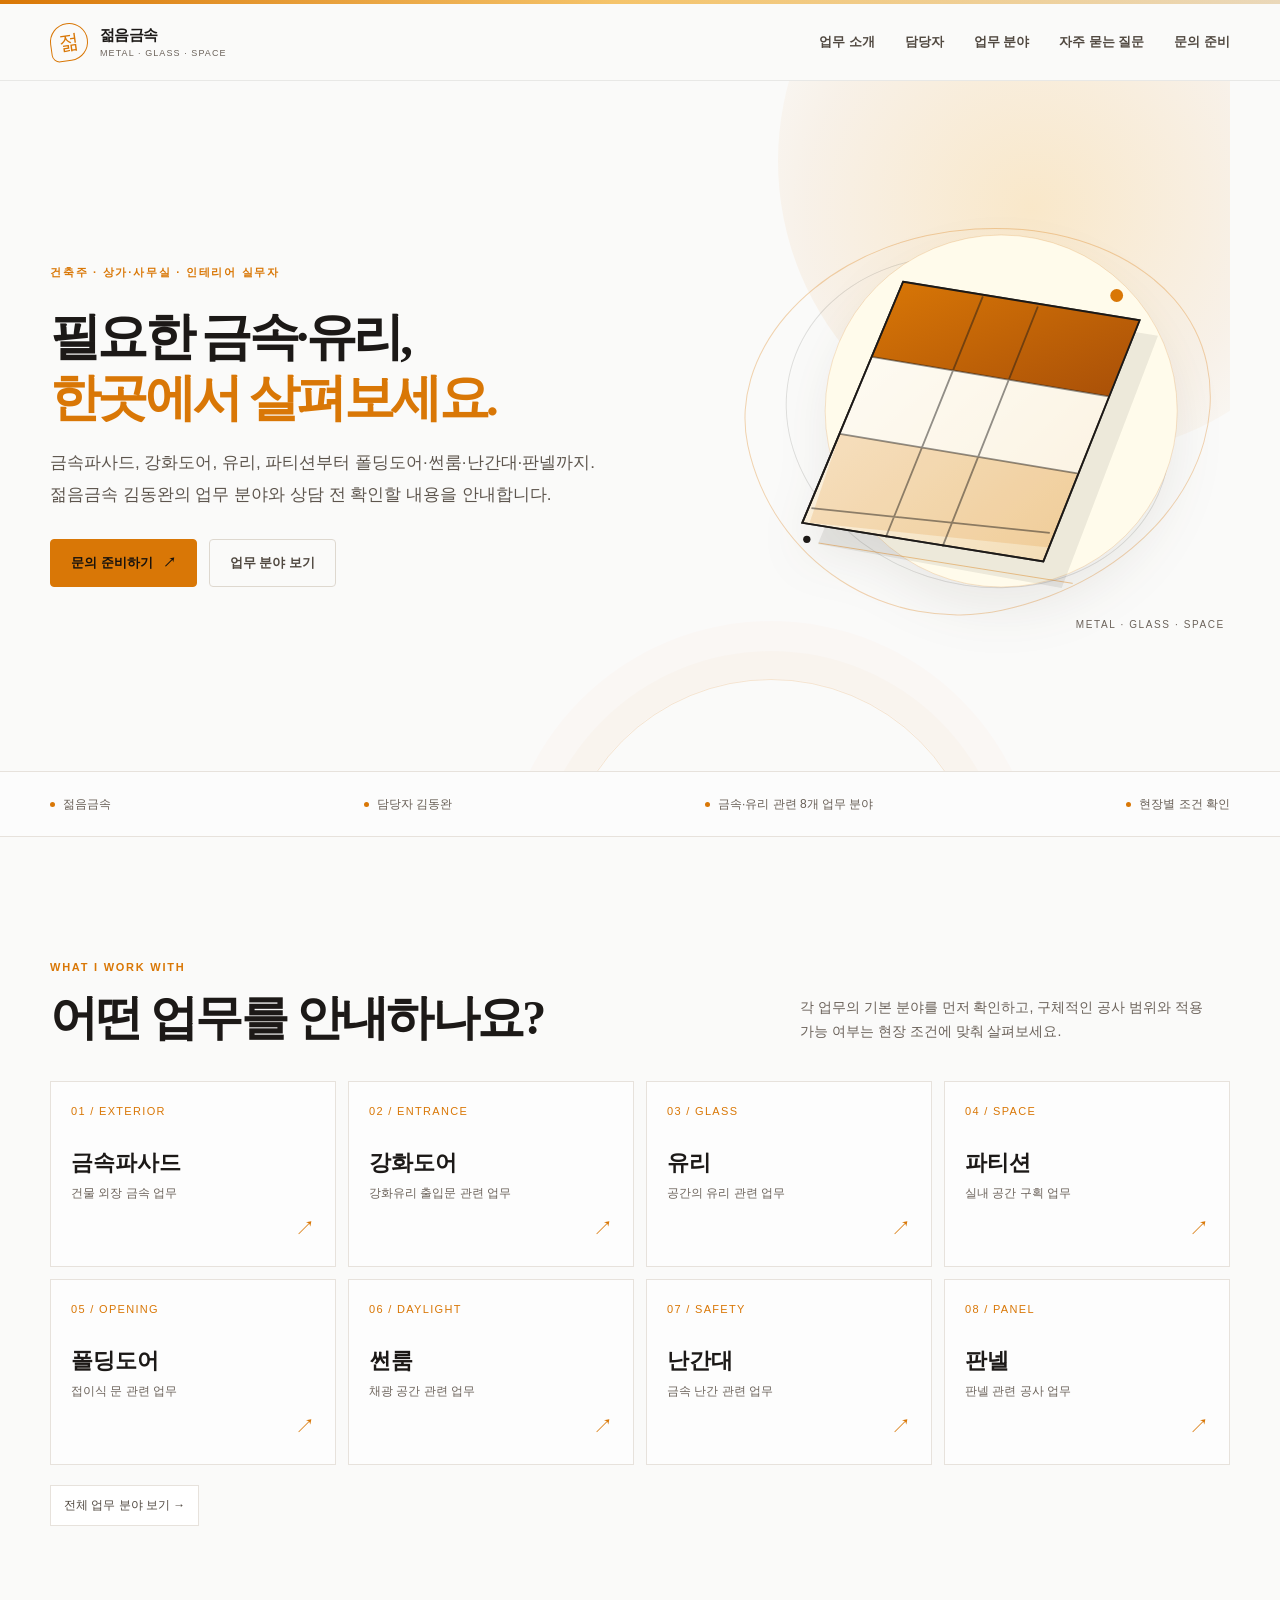
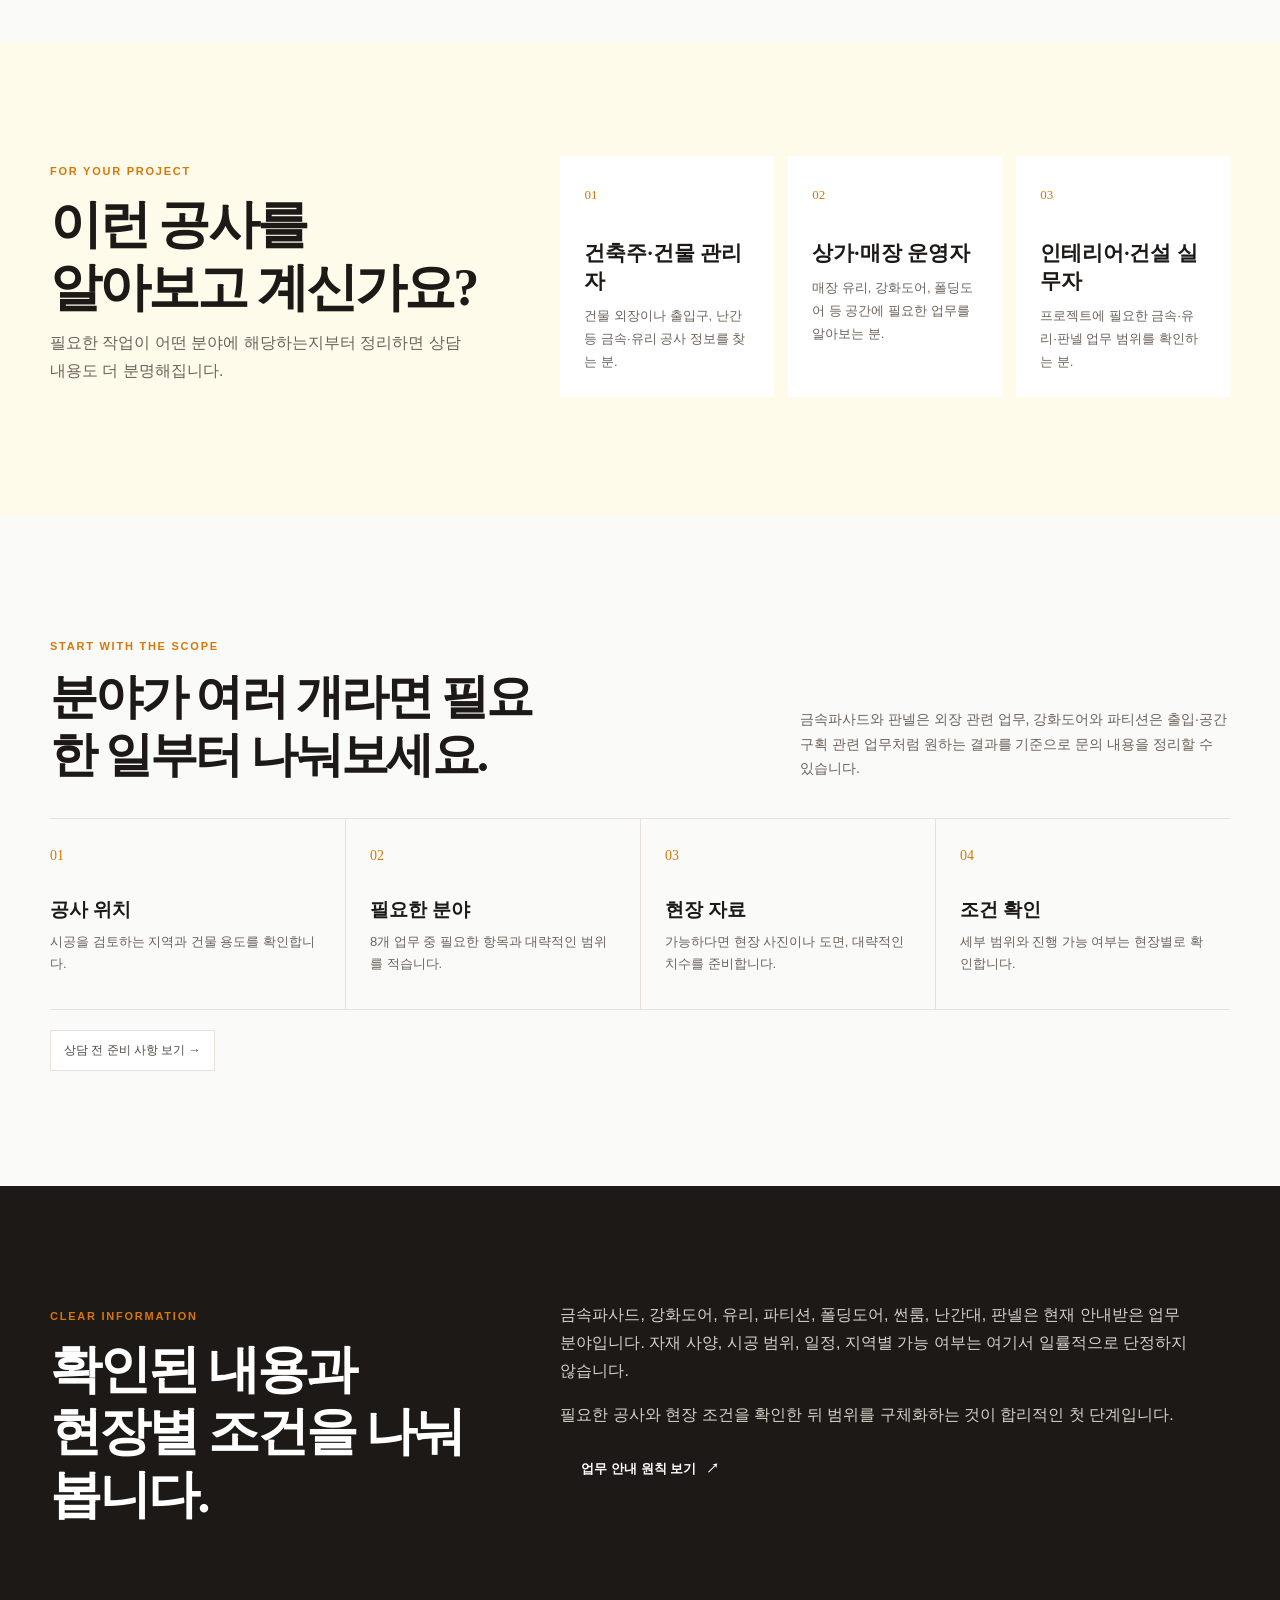
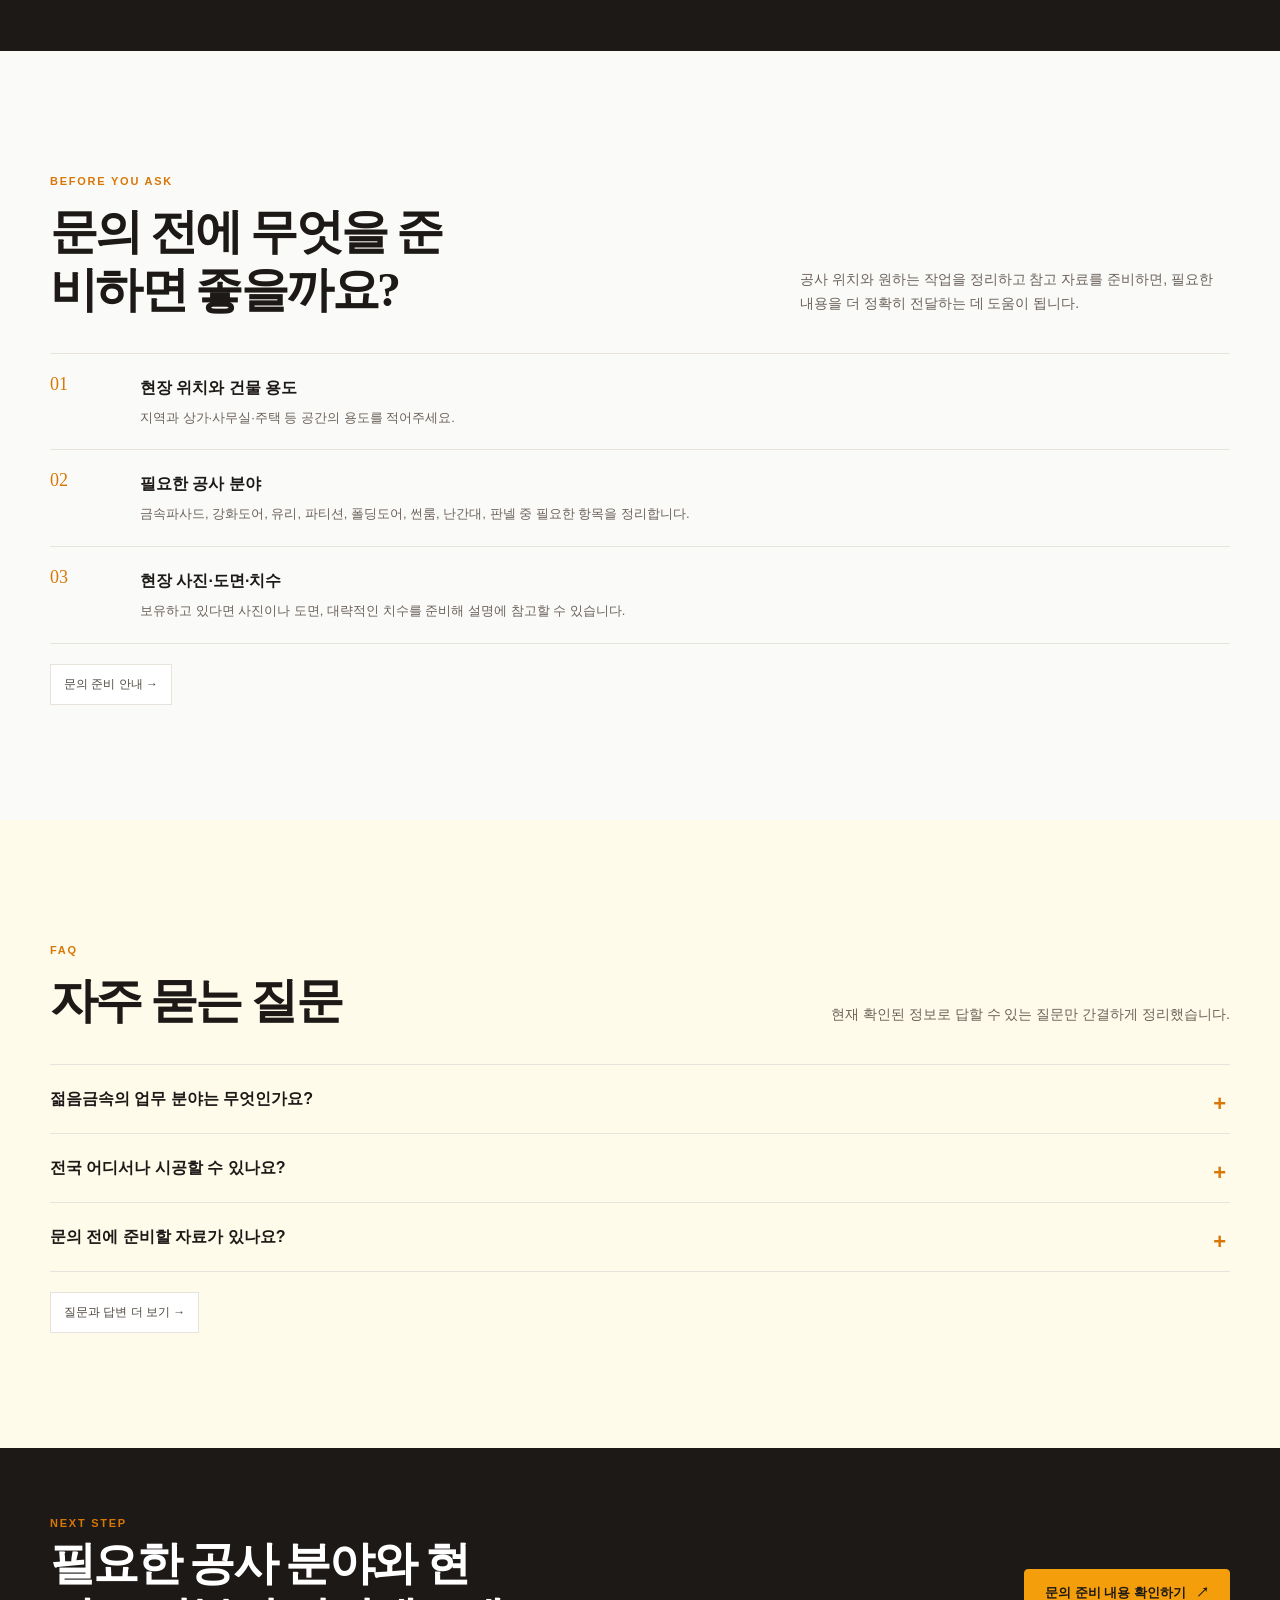
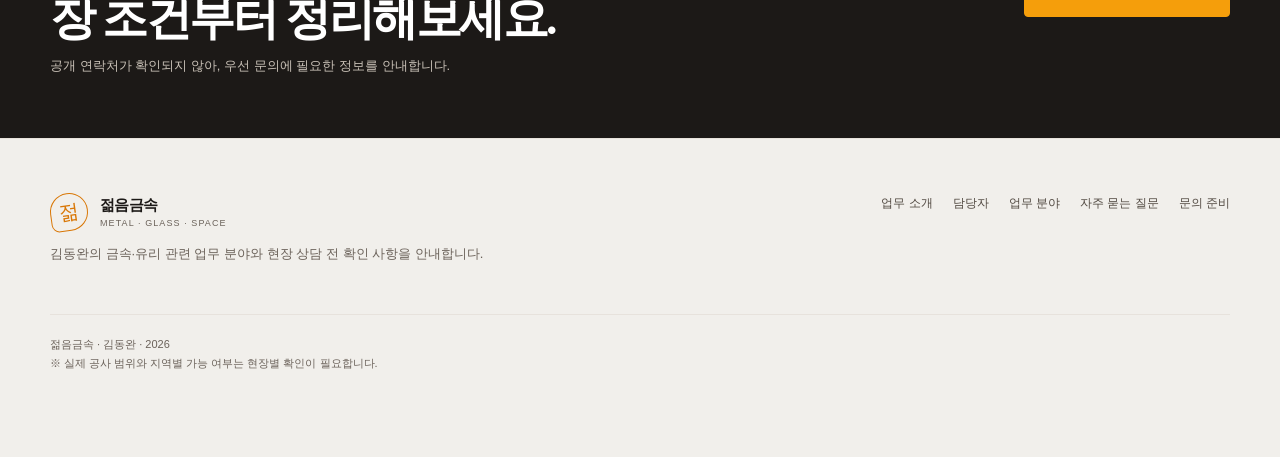
<file: index.html>
<!doctype html>
<html lang="ko">
<head>
  <meta charset="utf-8">
  <meta name="viewport" content="width=device-width, initial-scale=1">
  <meta name="theme-color" content="#fafaf9">
  <meta name="description" content="젊음금속 김동완의 업무 안내. 금속파사드, 강화도어, 유리, 파티션, 폴딩도어, 썬룸, 난간대, 판넬 분야와 상담 전 확인할 내용을 살펴보세요.">
  <meta property="og:type" content="website">
  <meta property="og:locale" content="ko_KR">
  <meta property="og:title" content="젊음금속 | 금속·유리 업무 안내">
  <meta property="og:description" content="금속파사드부터 강화도어·유리·판넬까지, 업무 분야와 문의 전 준비 사항을 안내합니다.">
  <script type="application/ld+json">
  {"@context":"https://schema.org","@type":"Organization","name":"젊음금속","description":"금속파사드, 강화도어, 유리, 파티션, 폴딩도어, 썬룸, 난간대, 판넬 관련 업무 분야 안내.","employee":{"@type":"Person","name":"김동완"}}
  </script>
  <!-- 공개 도메인 확정 후 canonical URL과 og:url을 설정하세요. -->
  <title>젊음금속 | 금속파사드·강화도어·유리 업무 안내</title>
  <link rel="icon" href="favicon.svg" type="image/svg+xml">
  <link rel="stylesheet" href="style.css">
  <script src="script.js" defer></script>
</head>
<body>
  <div class="topline"></div>
  <header class="site-header">
    <nav class="wrap nav" aria-label="주 메뉴">
      <a class="brand" href="index.html" aria-label="젊음금속 홈">
        <span class="brand-mark" aria-hidden="true">젊</span><span><span class="brand-name">젊음금속</span><span class="brand-sub">METAL · GLASS · SPACE</span></span>
      </a>
      <button class="nav-toggle" type="button" aria-label="메뉴 열기" aria-expanded="false" aria-controls="main-menu">☰</button>
      <div class="nav-links" id="main-menu">
        <a href="about.html">업무 소개</a><a href="expert.html">담당자</a><a href="services.html">업무 분야</a><a href="faq.html">자주 묻는 질문</a><a href="contact.html">문의 준비</a>
      </div>
    </nav>
  </header>
  <main>
    <section class="wrap hero hero-redesign" id="hero-bg">
      <div class="hero-copy">
        <span class="eyebrow">건축주 · 상가·사무실 · 인테리어 실무자</span>
        <h1 id="hero-title">필요한 금속·유리,<br><em>한곳에서 살펴보세요.</em></h1>
        <p class="lead">금속파사드, 강화도어, 유리, 파티션부터 폴딩도어·썬룸·난간대·판넬까지. 젊음금속 김동완의 업무 분야와 상담 전 확인할 내용을 안내합니다.</p>
        <div class="hero-actions">
          <a class="btn btn-primary" href="contact.html">문의 준비하기 <span aria-hidden="true">↗</span></a>
          <a class="btn btn-secondary" href="services.html">업무 분야 보기</a>
        </div>
      </div>
      <div class="hero-art" role="img" aria-label="금속과 유리의 면 분할을 나타낸 추상 건축 그래픽이며 실제 시공 사진은 아닙니다.">
        <svg class="facade-art" viewBox="0 0 560 480" xmlns="http://www.w3.org/2000/svg" aria-hidden="true">
          <defs>
            <linearGradient id="glass" x1="0" y1="0" x2="1" y2="1">
              <stop offset="0" stop-color="#fffdf8"/>
              <stop offset="1" stop-color="#f2d9ad"/>
            </linearGradient>
            <linearGradient id="metal" x1="0" y1="0" x2="1" y2="1">
              <stop offset="0" stop-color="#d97706"/>
              <stop offset="1" stop-color="#a84f08"/>
            </linearGradient>
          </defs>
          <circle cx="310" cy="228" r="192" fill="#fffbeb"/>
          <circle cx="310" cy="228" r="192" fill="none" stroke="#d97706" stroke-opacity=".2"/>
          <path d="M92 356 205 87l258 42-105 275z" fill="#1c1917" fill-opacity=".08" transform="translate(18 17)"/>
          <path d="m93 350 110-263 258 42-105 263z" fill="url(#glass)" stroke="#1c1917" stroke-opacity=".72" stroke-width="2"/>
          <path d="m203 87 258 42-34 83-258-43z" fill="url(#metal)"/>
          <path d="m169 169 258 43-34 84-259-43z" fill="#fffdf8" fill-opacity=".66"/>
          <path d="m134 253 259 43-31 81-261-27z" fill="#d97706" fill-opacity=".16"/>
          <path d="m203 87-110 263m197-247-106 263m166-252-104 262M169 169l258 43m-293 41 259 43m-290 38 260 27" fill="none" stroke="#1c1917" stroke-opacity=".48" stroke-width="2"/>
          <path d="m203 87 258 42-105 263-263-42z" fill="none" stroke="#1c1917" stroke-width="2"/>
          <path d="m111 372 277 44" fill="none" stroke="#d97706" stroke-opacity=".45" stroke-width="1"/>
          <circle cx="436" cy="102" r="7" fill="#d97706"/>
          <circle cx="98" cy="368" r="4" fill="#1c1917"/>
        </svg>
        <span class="art-caption">METAL · GLASS · SPACE</span>
      </div>
    </section>

    <div class="trust-strip">
      <div class="wrap trust-inner"><span>젊음금속</span><span>담당자 김동완</span><span>금속·유리 관련 8개 업무 분야</span><span>현장별 조건 확인</span></div>
    </div>

    <section class="section wrap" id="work">
      <div class="section-heading reveal">
        <div><span class="eyebrow">WHAT I WORK WITH</span><h2>어떤 업무를 안내하나요?</h2></div>
        <p>각 업무의 기본 분야를 먼저 확인하고, 구체적인 공사 범위와 적용 가능 여부는 현장 조건에 맞춰 살펴보세요.</p>
      </div>
      <div class="service-grid">
        <a class="service-card reveal" href="metal-facade.html"><small>01 / EXTERIOR</small><div><h3>금속파사드</h3><p>건물 외장 금속 업무</p></div><span class="service-arrow">↗</span></a>
        <a class="service-card reveal" href="strengthened-glass-door.html"><small>02 / ENTRANCE</small><div><h3>강화도어</h3><p>강화유리 출입문 관련 업무</p></div><span class="service-arrow">↗</span></a>
        <a class="service-card reveal" href="glass.html"><small>03 / GLASS</small><div><h3>유리</h3><p>공간의 유리 관련 업무</p></div><span class="service-arrow">↗</span></a>
        <a class="service-card reveal" href="partition.html"><small>04 / SPACE</small><div><h3>파티션</h3><p>실내 공간 구획 업무</p></div><span class="service-arrow">↗</span></a>
        <a class="service-card reveal" href="folding-door.html"><small>05 / OPENING</small><div><h3>폴딩도어</h3><p>접이식 문 관련 업무</p></div><span class="service-arrow">↗</span></a>
        <a class="service-card reveal" href="sunroom.html"><small>06 / DAYLIGHT</small><div><h3>썬룸</h3><p>채광 공간 관련 업무</p></div><span class="service-arrow">↗</span></a>
        <a class="service-card reveal" href="railing.html"><small>07 / SAFETY</small><div><h3>난간대</h3><p>금속 난간 관련 업무</p></div><span class="service-arrow">↗</span></a>
        <a class="service-card reveal" href="panel.html"><small>08 / PANEL</small><div><h3>판넬</h3><p>판넬 관련 공사 업무</p></div><span class="service-arrow">↗</span></a>
      </div>
      <div class="page-links"><a href="services.html">전체 업무 분야 보기 →</a></div>
    </section>

    <section class="section soft">
      <div class="wrap split">
        <div class="reveal"><span class="eyebrow">FOR YOUR PROJECT</span><h2>이런 공사를<br>알아보고 계신가요?</h2><p class="split-copy">필요한 작업이 어떤 분야에 해당하는지부터 정리하면 상담 내용도 더 분명해집니다.</p></div>
        <div class="audience-grid">
          <article class="audience-card reveal"><span class="number">01</span><h3>건축주·건물 관리자</h3><p>건물 외장이나 출입구, 난간 등 금속·유리 공사 정보를 찾는 분.</p></article>
          <article class="audience-card reveal"><span class="number">02</span><h3>상가·매장 운영자</h3><p>매장 유리, 강화도어, 폴딩도어 등 공간에 필요한 업무를 알아보는 분.</p></article>
          <article class="audience-card reveal"><span class="number">03</span><h3>인테리어·건설 실무자</h3><p>프로젝트에 필요한 금속·유리·판넬 업무 범위를 확인하는 분.</p></article>
        </div>
      </div>
    </section>

    <section class="section wrap">
      <div class="section-heading reveal">
        <div><span class="eyebrow">START WITH THE SCOPE</span><h2>분야가 여러 개라면 필요한 일부터 나눠보세요.</h2></div>
        <p>금속파사드와 판넬은 외장 관련 업무, 강화도어와 파티션은 출입·공간 구획 관련 업무처럼 원하는 결과를 기준으로 문의 내용을 정리할 수 있습니다.</p>
      </div>
      <div class="process">
        <article class="reveal"><b>01</b><h3>공사 위치</h3><p>시공을 검토하는 지역과 건물 용도를 확인합니다.</p></article>
        <article class="reveal"><b>02</b><h3>필요한 분야</h3><p>8개 업무 중 필요한 항목과 대략적인 범위를 적습니다.</p></article>
        <article class="reveal"><b>03</b><h3>현장 자료</h3><p>가능하다면 현장 사진이나 도면, 대략적인 치수를 준비합니다.</p></article>
        <article class="reveal"><b>04</b><h3>조건 확인</h3><p>세부 범위와 진행 가능 여부는 현장별로 확인합니다.</p></article>
      </div>
      <div class="page-links"><a href="contact.html">상담 전 준비 사항 보기 →</a></div>
    </section>

    <section class="section dark">
      <div class="wrap split">
        <div class="reveal"><span class="eyebrow">CLEAR INFORMATION</span><h2>확인된 내용과<br>현장별 조건을 나눠 봅니다.</h2></div>
        <div class="split-copy reveal" style="color:#d7d0c8">
          <p>금속파사드, 강화도어, 유리, 파티션, 폴딩도어, 썬룸, 난간대, 판넬은 현재 안내받은 업무 분야입니다. 자재 사양, 시공 범위, 일정, 지역별 가능 여부는 여기서 일률적으로 단정하지 않습니다.</p>
          <p>필요한 공사와 현장 조건을 확인한 뒤 범위를 구체화하는 것이 합리적인 첫 단계입니다.</p>
          <a class="btn btn-primary" href="about.html">업무 안내 원칙 보기 <span aria-hidden="true">↗</span></a>
        </div>
      </div>
    </section>

    <section class="section wrap">
      <div class="section-heading reveal">
        <div><span class="eyebrow">BEFORE YOU ASK</span><h2>문의 전에 무엇을 준비하면 좋을까요?</h2></div>
        <p>공사 위치와 원하는 작업을 정리하고 참고 자료를 준비하면, 필요한 내용을 더 정확히 전달하는 데 도움이 됩니다.</p>
      </div>
      <div class="info-list">
        <article class="info-row reveal"><b>01</b><div><h3>현장 위치와 건물 용도</h3><p>지역과 상가·사무실·주택 등 공간의 용도를 적어주세요.</p></div></article>
        <article class="info-row reveal"><b>02</b><div><h3>필요한 공사 분야</h3><p>금속파사드, 강화도어, 유리, 파티션, 폴딩도어, 썬룸, 난간대, 판넬 중 필요한 항목을 정리합니다.</p></div></article>
        <article class="info-row reveal"><b>03</b><div><h3>현장 사진·도면·치수</h3><p>보유하고 있다면 사진이나 도면, 대략적인 치수를 준비해 설명에 참고할 수 있습니다.</p></div></article>
      </div>
      <div class="page-links"><a href="contact.html">문의 준비 안내 →</a></div>
    </section>

    <section class="section soft">
      <div class="wrap">
        <div class="section-heading reveal"><div><span class="eyebrow">FAQ</span><h2>자주 묻는 질문</h2></div><p>현재 확인된 정보로 답할 수 있는 질문만 간결하게 정리했습니다.</p></div>
        <div class="faq-list">
          <details class="reveal"><summary>젊음금속의 업무 분야는 무엇인가요?</summary><p>금속파사드, 강화도어, 유리, 파티션, 폴딩도어, 썬룸, 난간대, 판넬 관련 업무를 안내합니다.</p></details>
          <details class="reveal"><summary>전국 어디서나 시공할 수 있나요?</summary><p>활동 지역은 전국으로 안내받았지만, 모든 지역의 시공 가능 여부가 확인된 것은 아닙니다. 현장 위치와 작업 내용을 기준으로 사전 확인이 필요합니다.</p></details>
          <details class="reveal"><summary>문의 전에 준비할 자료가 있나요?</summary><p>현장 위치, 필요한 업무 분야, 현장 사진이나 도면, 대략적인 치수를 준비하면 상담 내용을 설명하는 데 도움이 됩니다.</p></details>
        </div>
        <div class="page-links"><a href="faq.html">질문과 답변 더 보기 →</a></div>
      </div>
    </section>

    <section class="cta-band">
      <div class="wrap cta-inner"><div><span class="eyebrow">NEXT STEP</span><h2>필요한 공사 분야와 현장 조건부터 정리해보세요.</h2><p>공개 연락처가 확인되지 않아, 우선 문의에 필요한 정보를 안내합니다.</p></div><a class="btn" href="contact.html">문의 준비 내용 확인하기 <span aria-hidden="true">↗</span></a></div>
    </section>
  </main>
  <footer class="site-footer">
    <div class="wrap footer-grid">
      <div class="footer-about"><a class="brand" href="index.html"><span class="brand-mark" aria-hidden="true">젊</span><span><span class="brand-name">젊음금속</span><span class="brand-sub">METAL · GLASS · SPACE</span></span></a><p>김동완의 금속·유리 관련 업무 분야와 현장 상담 전 확인 사항을 안내합니다.</p></div>
      <nav class="footer-nav" aria-label="푸터 메뉴"><a href="about.html">업무 소개</a><a href="expert.html">담당자</a><a href="services.html">업무 분야</a><a href="faq.html">자주 묻는 질문</a><a href="contact.html">문의 준비</a></nav>
      <div class="copyright">젊음금속 · 김동완 · <span data-year>2026</span><br>※ 실제 공사 범위와 지역별 가능 여부는 현장별 확인이 필요합니다.</div>
    </div>
  </footer>
  <div class="mobile-inquiry"><a href="services.html">업무 분야</a><a href="contact.html">문의 준비</a></div>
</body>
</html>
</file>
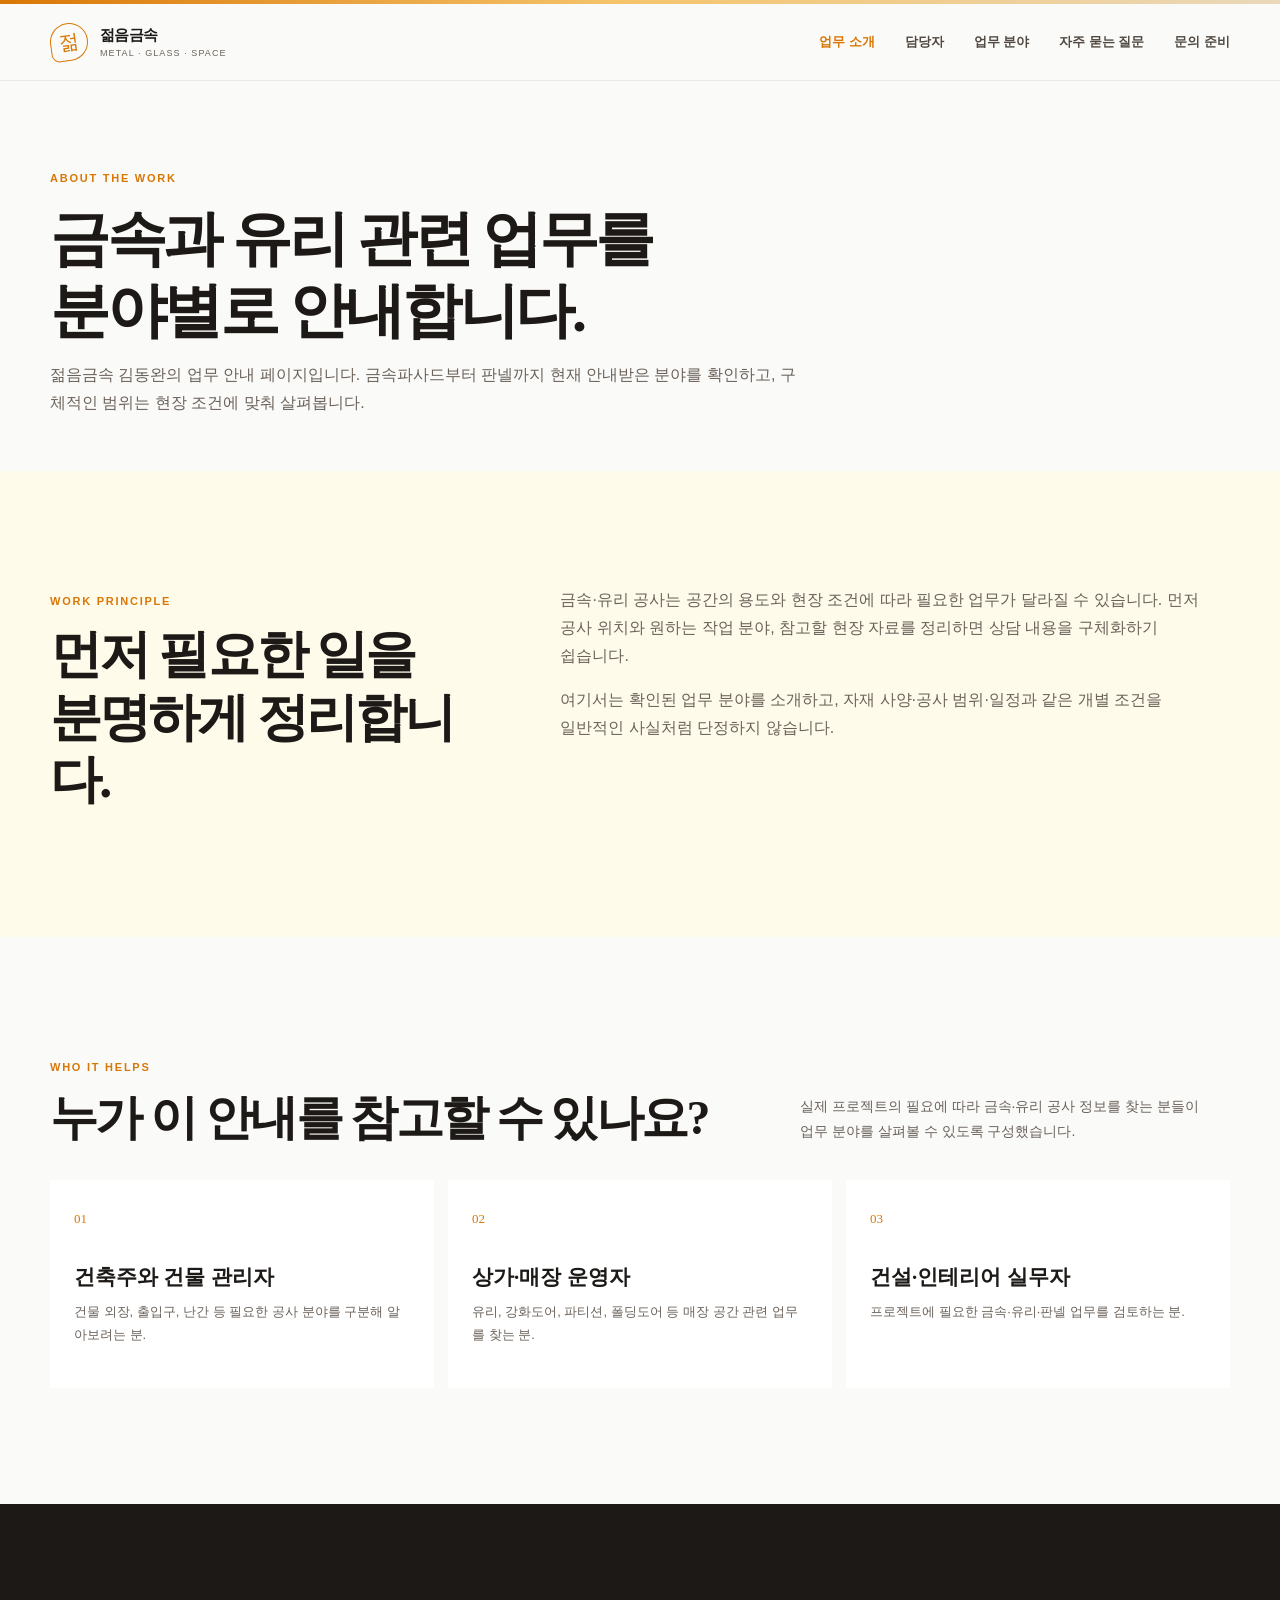
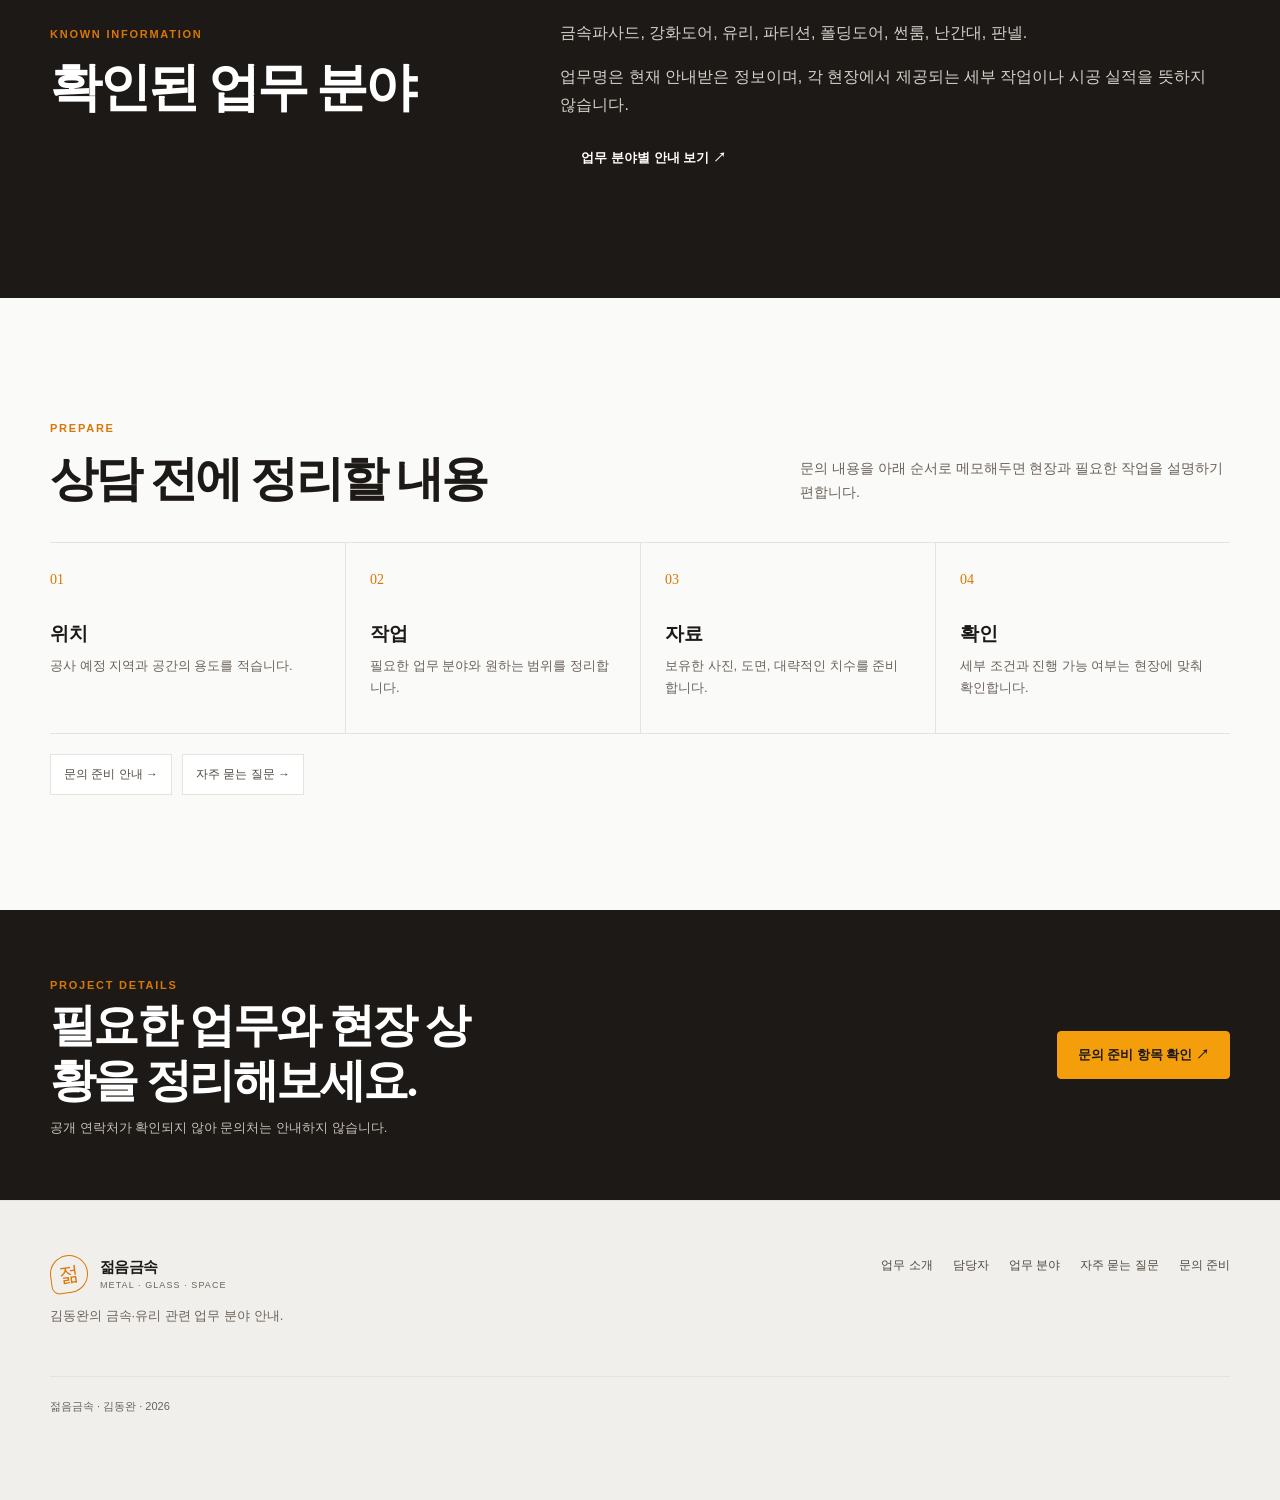
<file: about.html>
<!doctype html>
<html lang="ko">
<head>
  <meta charset="utf-8"><meta name="viewport" content="width=device-width, initial-scale=1"><meta name="theme-color" content="#fafaf9">
  <meta name="description" content="젊음금속의 금속파사드·강화도어·유리·파티션 등 8개 업무 분야와 안내 원칙을 확인하세요. 확인된 정보와 현장별 조건을 구분해 소개합니다.">
  <meta property="og:type" content="website"><meta property="og:locale" content="ko_KR"><meta property="og:title" content="업무 소개 | 젊음금속"><meta property="og:description" content="젊음금속이 안내하는 업무 분야와 현장 조건 확인 원칙.">
  <!-- 공개 도메인 확정 후 canonical URL과 og:url을 설정하세요. -->
  <title>업무 소개 | 젊음금속 금속·유리 업무 안내</title><link rel="icon" href="favicon.svg" type="image/svg+xml"><link rel="stylesheet" href="style.css"><script src="script.js" defer></script>
</head>
<body><div class="topline"></div><header class="site-header"><nav class="wrap nav" aria-label="주 메뉴">
  <a class="brand" href="index.html"><span class="brand-mark" aria-hidden="true">젊</span><span><span class="brand-name">젊음금속</span><span class="brand-sub">METAL · GLASS · SPACE</span></span></a>
  <button class="nav-toggle" type="button" aria-label="메뉴 열기" aria-expanded="false" aria-controls="main-menu">☰</button><div class="nav-links" id="main-menu"><a href="about.html" aria-current="page">업무 소개</a><a href="expert.html">담당자</a><a href="services.html">업무 분야</a><a href="faq.html">자주 묻는 질문</a><a href="contact.html">문의 준비</a></div>
</nav></header>
<main>
  <section class="wrap page-hero"><span class="eyebrow">ABOUT THE WORK</span><h1>금속과 유리 관련 업무를<br>분야별로 안내합니다.</h1><p>젊음금속 김동완의 업무 안내 페이지입니다. 금속파사드부터 판넬까지 현재 안내받은 분야를 확인하고, 구체적인 범위는 현장 조건에 맞춰 살펴봅니다.</p></section>
  <section class="section soft"><div class="wrap split"><div><span class="eyebrow">WORK PRINCIPLE</span><h2>먼저 필요한 일을<br>분명하게 정리합니다.</h2></div><div class="split-copy"><p>금속·유리 공사는 공간의 용도와 현장 조건에 따라 필요한 업무가 달라질 수 있습니다. 먼저 공사 위치와 원하는 작업 분야, 참고할 현장 자료를 정리하면 상담 내용을 구체화하기 쉽습니다.</p><p>여기서는 확인된 업무 분야를 소개하고, 자재 사양·공사 범위·일정과 같은 개별 조건을 일반적인 사실처럼 단정하지 않습니다.</p></div></div></section>
  <section class="section wrap"><div class="section-heading"><div><span class="eyebrow">WHO IT HELPS</span><h2>누가 이 안내를 참고할 수 있나요?</h2></div><p>실제 프로젝트의 필요에 따라 금속·유리 공사 정보를 찾는 분들이 업무 분야를 살펴볼 수 있도록 구성했습니다.</p></div><div class="audience-grid">
    <article class="audience-card"><span class="number">01</span><h3>건축주와 건물 관리자</h3><p>건물 외장, 출입구, 난간 등 필요한 공사 분야를 구분해 알아보려는 분.</p></article>
    <article class="audience-card"><span class="number">02</span><h3>상가·매장 운영자</h3><p>유리, 강화도어, 파티션, 폴딩도어 등 매장 공간 관련 업무를 찾는 분.</p></article>
    <article class="audience-card"><span class="number">03</span><h3>건설·인테리어 실무자</h3><p>프로젝트에 필요한 금속·유리·판넬 업무를 검토하는 분.</p></article>
  </div></section>
  <section class="section dark"><div class="wrap split"><div><span class="eyebrow">KNOWN INFORMATION</span><h2>확인된 업무 분야</h2></div><div class="split-copy" style="color:#d7d0c8"><p>금속파사드, 강화도어, 유리, 파티션, 폴딩도어, 썬룸, 난간대, 판넬.</p><p>업무명은 현재 안내받은 정보이며, 각 현장에서 제공되는 세부 작업이나 시공 실적을 뜻하지 않습니다.</p><a class="btn btn-primary" href="services.html">업무 분야별 안내 보기 ↗</a></div></div></section>
  <section class="section wrap"><div class="section-heading"><div><span class="eyebrow">PREPARE</span><h2>상담 전에 정리할 내용</h2></div><p>문의 내용을 아래 순서로 메모해두면 현장과 필요한 작업을 설명하기 편합니다.</p></div><div class="process">
    <article><b>01</b><h3>위치</h3><p>공사 예정 지역과 공간의 용도를 적습니다.</p></article><article><b>02</b><h3>작업</h3><p>필요한 업무 분야와 원하는 범위를 정리합니다.</p></article><article><b>03</b><h3>자료</h3><p>보유한 사진, 도면, 대략적인 치수를 준비합니다.</p></article><article><b>04</b><h3>확인</h3><p>세부 조건과 진행 가능 여부는 현장에 맞춰 확인합니다.</p></article>
  </div><div class="page-links"><a href="contact.html">문의 준비 안내 →</a><a href="faq.html">자주 묻는 질문 →</a></div></section>
  <section class="cta-band"><div class="wrap cta-inner"><div><span class="eyebrow">PROJECT DETAILS</span><h2>필요한 업무와 현장 상황을 정리해보세요.</h2><p>공개 연락처가 확인되지 않아 문의처는 안내하지 않습니다.</p></div><a class="btn" href="contact.html">문의 준비 항목 확인 ↗</a></div></section>
</main>
<footer class="site-footer"><div class="wrap footer-grid"><div class="footer-about"><a class="brand" href="index.html"><span class="brand-mark" aria-hidden="true">젊</span><span><span class="brand-name">젊음금속</span><span class="brand-sub">METAL · GLASS · SPACE</span></span></a><p>김동완의 금속·유리 관련 업무 분야 안내.</p></div><nav class="footer-nav" aria-label="푸터 메뉴"><a href="about.html">업무 소개</a><a href="expert.html">담당자</a><a href="services.html">업무 분야</a><a href="faq.html">자주 묻는 질문</a><a href="contact.html">문의 준비</a></nav><div class="copyright">젊음금속 · 김동완 · <span data-year>2026</span></div></div></footer>
<div class="mobile-inquiry"><a href="services.html">업무 분야</a><a href="contact.html">문의 준비</a></div></body></html>
</file>
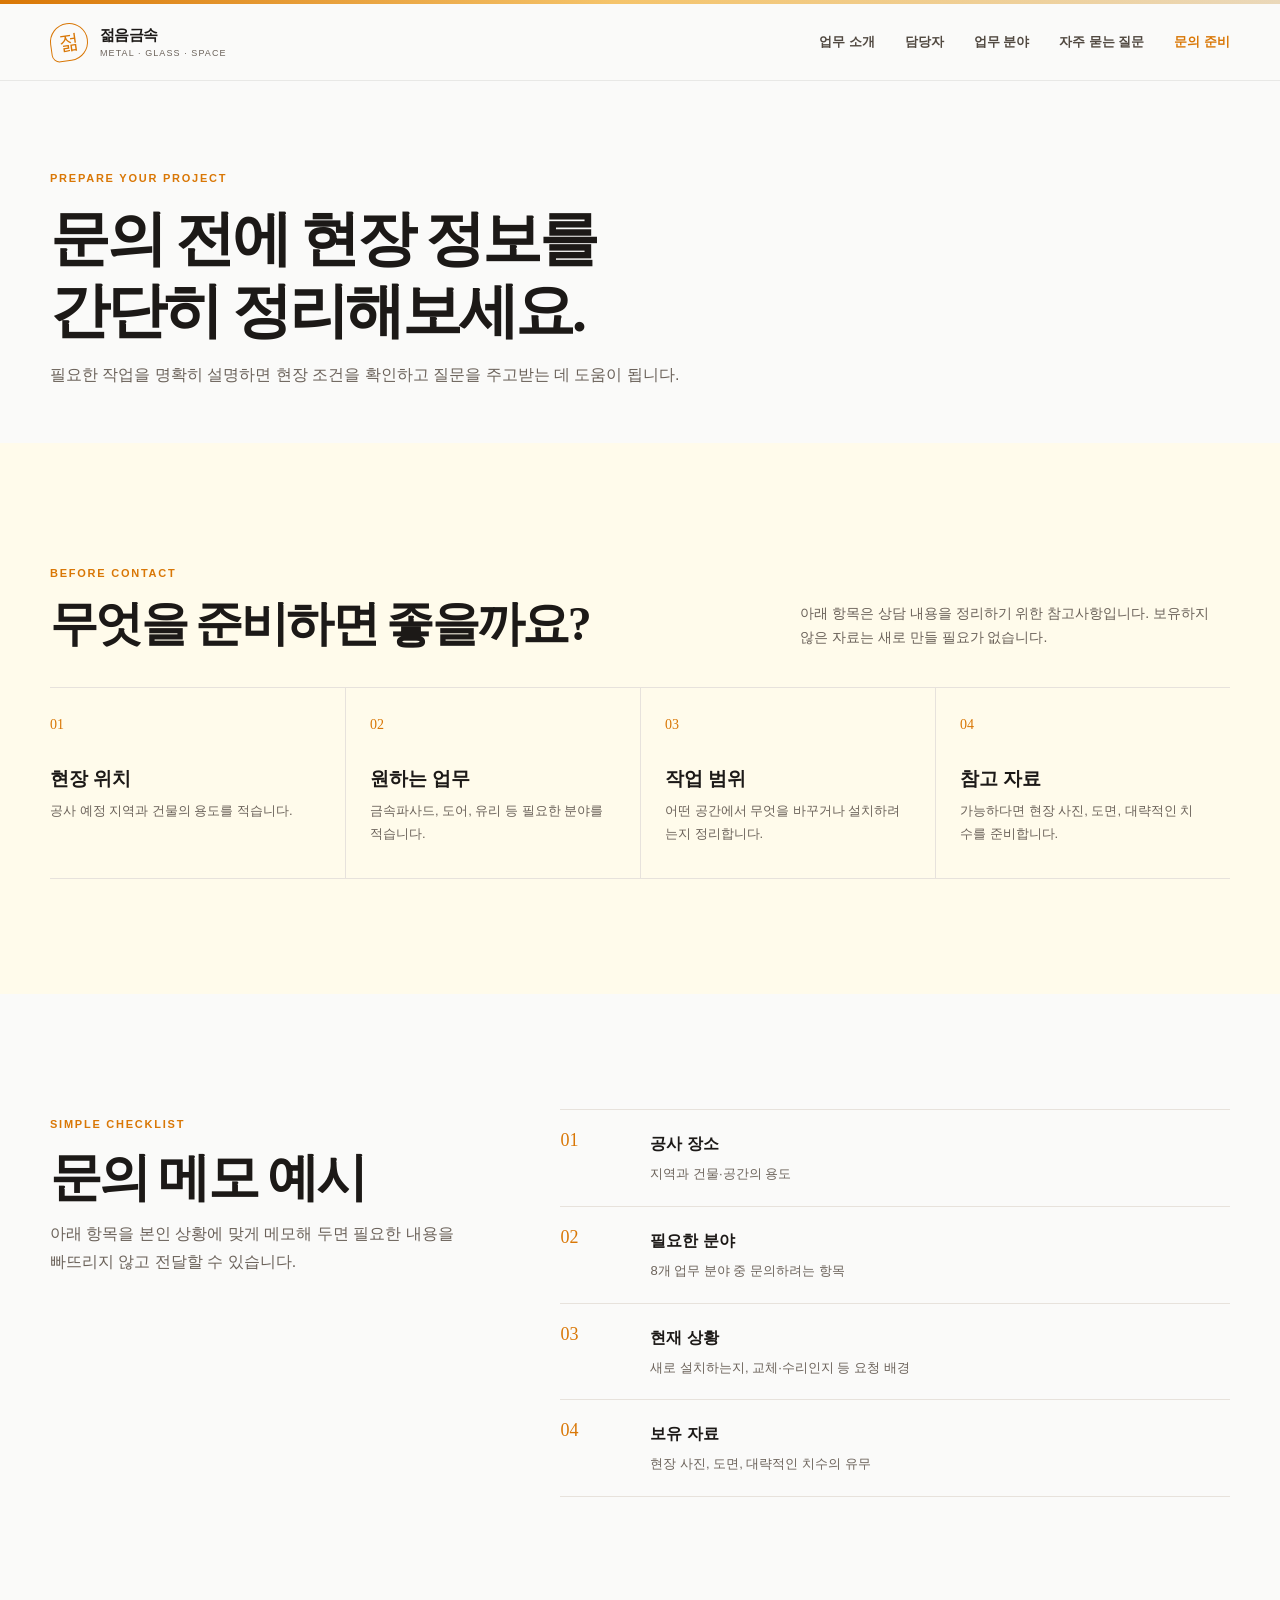
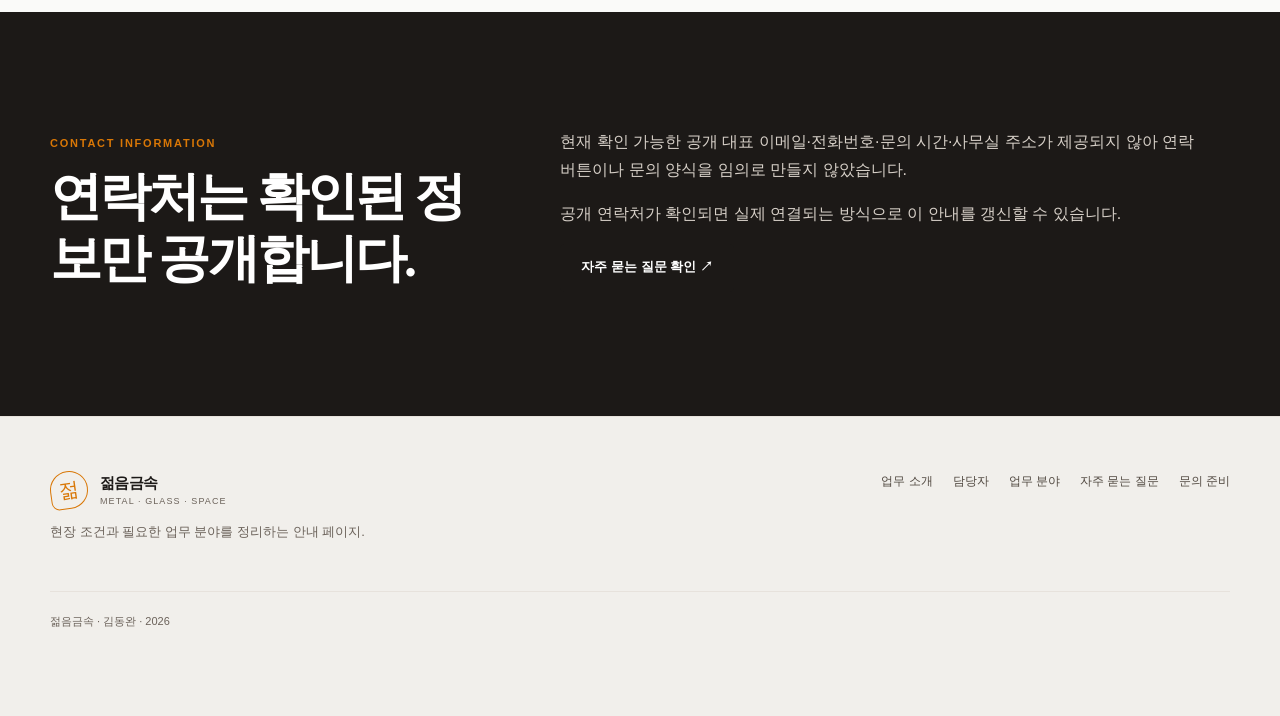
<file: contact.html>
<!doctype html>
<html lang="ko">
<head>
  <meta charset="utf-8"><meta name="viewport" content="width=device-width, initial-scale=1"><meta name="theme-color" content="#fafaf9">
  <meta name="description" content="금속파사드, 강화도어, 유리, 파티션 등 공사 문의 전에 정리하면 좋은 현장 위치, 작업 분야, 사진·도면·치수 정보를 안내합니다.">
  <meta property="og:type" content="website"><meta property="og:locale" content="ko_KR"><meta property="og:title" content="문의 준비 안내 | 젊음금속"><meta property="og:description" content="현장 상담 전 필요한 정보를 정리하는 방법.">
  <!-- 공개 도메인 확정 후 canonical URL과 og:url을 설정하세요. -->
  <title>문의 준비 안내 | 젊음금속 금속·유리 공사</title><link rel="icon" href="favicon.svg" type="image/svg+xml"><link rel="stylesheet" href="style.css"><script src="script.js" defer></script>
</head>
<body><div class="topline"></div><header class="site-header"><nav class="wrap nav" aria-label="주 메뉴">
  <a class="brand" href="index.html"><span class="brand-mark" aria-hidden="true">젊</span><span><span class="brand-name">젊음금속</span><span class="brand-sub">METAL · GLASS · SPACE</span></span></a>
  <button class="nav-toggle" type="button" aria-label="메뉴 열기" aria-expanded="false" aria-controls="main-menu">☰</button><div class="nav-links" id="main-menu"><a href="about.html">업무 소개</a><a href="expert.html">담당자</a><a href="services.html">업무 분야</a><a href="faq.html">자주 묻는 질문</a><a href="contact.html" aria-current="page">문의 준비</a></div>
</nav></header>
<main>
  <section class="wrap page-hero"><span class="eyebrow">PREPARE YOUR PROJECT</span><h1>문의 전에 현장 정보를<br>간단히 정리해보세요.</h1><p>필요한 작업을 명확히 설명하면 현장 조건을 확인하고 질문을 주고받는 데 도움이 됩니다.</p></section>
  <section class="section soft"><div class="wrap"><div class="section-heading"><div><span class="eyebrow">BEFORE CONTACT</span><h2>무엇을 준비하면 좋을까요?</h2></div><p>아래 항목은 상담 내용을 정리하기 위한 참고사항입니다. 보유하지 않은 자료는 새로 만들 필요가 없습니다.</p></div><div class="process">
    <article><b>01</b><h3>현장 위치</h3><p>공사 예정 지역과 건물의 용도를 적습니다.</p></article><article><b>02</b><h3>원하는 업무</h3><p>금속파사드, 도어, 유리 등 필요한 분야를 적습니다.</p></article><article><b>03</b><h3>작업 범위</h3><p>어떤 공간에서 무엇을 바꾸거나 설치하려는지 정리합니다.</p></article><article><b>04</b><h3>참고 자료</h3><p>가능하다면 현장 사진, 도면, 대략적인 치수를 준비합니다.</p></article>
  </div></div></section>
  <section class="section wrap"><div class="split"><div><span class="eyebrow">SIMPLE CHECKLIST</span><h2>문의 메모 예시</h2><p class="split-copy">아래 항목을 본인 상황에 맞게 메모해 두면 필요한 내용을 빠뜨리지 않고 전달할 수 있습니다.</p></div><div class="info-list">
    <article class="info-row"><b>01</b><div><h3>공사 장소</h3><p>지역과 건물·공간의 용도</p></div></article>
    <article class="info-row"><b>02</b><div><h3>필요한 분야</h3><p>8개 업무 분야 중 문의하려는 항목</p></div></article>
    <article class="info-row"><b>03</b><div><h3>현재 상황</h3><p>새로 설치하는지, 교체·수리인지 등 요청 배경</p></div></article>
    <article class="info-row"><b>04</b><div><h3>보유 자료</h3><p>현장 사진, 도면, 대략적인 치수의 유무</p></div></article>
  </div></div></section>
  <section class="section dark"><div class="wrap split"><div><span class="eyebrow">CONTACT INFORMATION</span><h2>연락처는 확인된 정보만 공개합니다.</h2></div><div class="split-copy" style="color:#d7d0c8"><p>현재 확인 가능한 공개 대표 이메일·전화번호·문의 시간·사무실 주소가 제공되지 않아 연락 버튼이나 문의 양식을 임의로 만들지 않았습니다.</p><p>공개 연락처가 확인되면 실제 연결되는 방식으로 이 안내를 갱신할 수 있습니다.</p><a class="btn btn-primary" href="faq.html">자주 묻는 질문 확인 ↗</a></div></div></section>
</main>
<footer class="site-footer"><div class="wrap footer-grid"><div class="footer-about"><a class="brand" href="index.html"><span class="brand-mark" aria-hidden="true">젊</span><span><span class="brand-name">젊음금속</span><span class="brand-sub">METAL · GLASS · SPACE</span></span></a><p>현장 조건과 필요한 업무 분야를 정리하는 안내 페이지.</p></div><nav class="footer-nav" aria-label="푸터 메뉴"><a href="about.html">업무 소개</a><a href="expert.html">담당자</a><a href="services.html">업무 분야</a><a href="faq.html">자주 묻는 질문</a><a href="contact.html">문의 준비</a></nav><div class="copyright">젊음금속 · 김동완 · <span data-year>2026</span></div></div></footer>
<div class="mobile-inquiry"><a href="services.html">업무 분야</a><a href="faq.html">질문 보기</a></div></body></html>
</file>
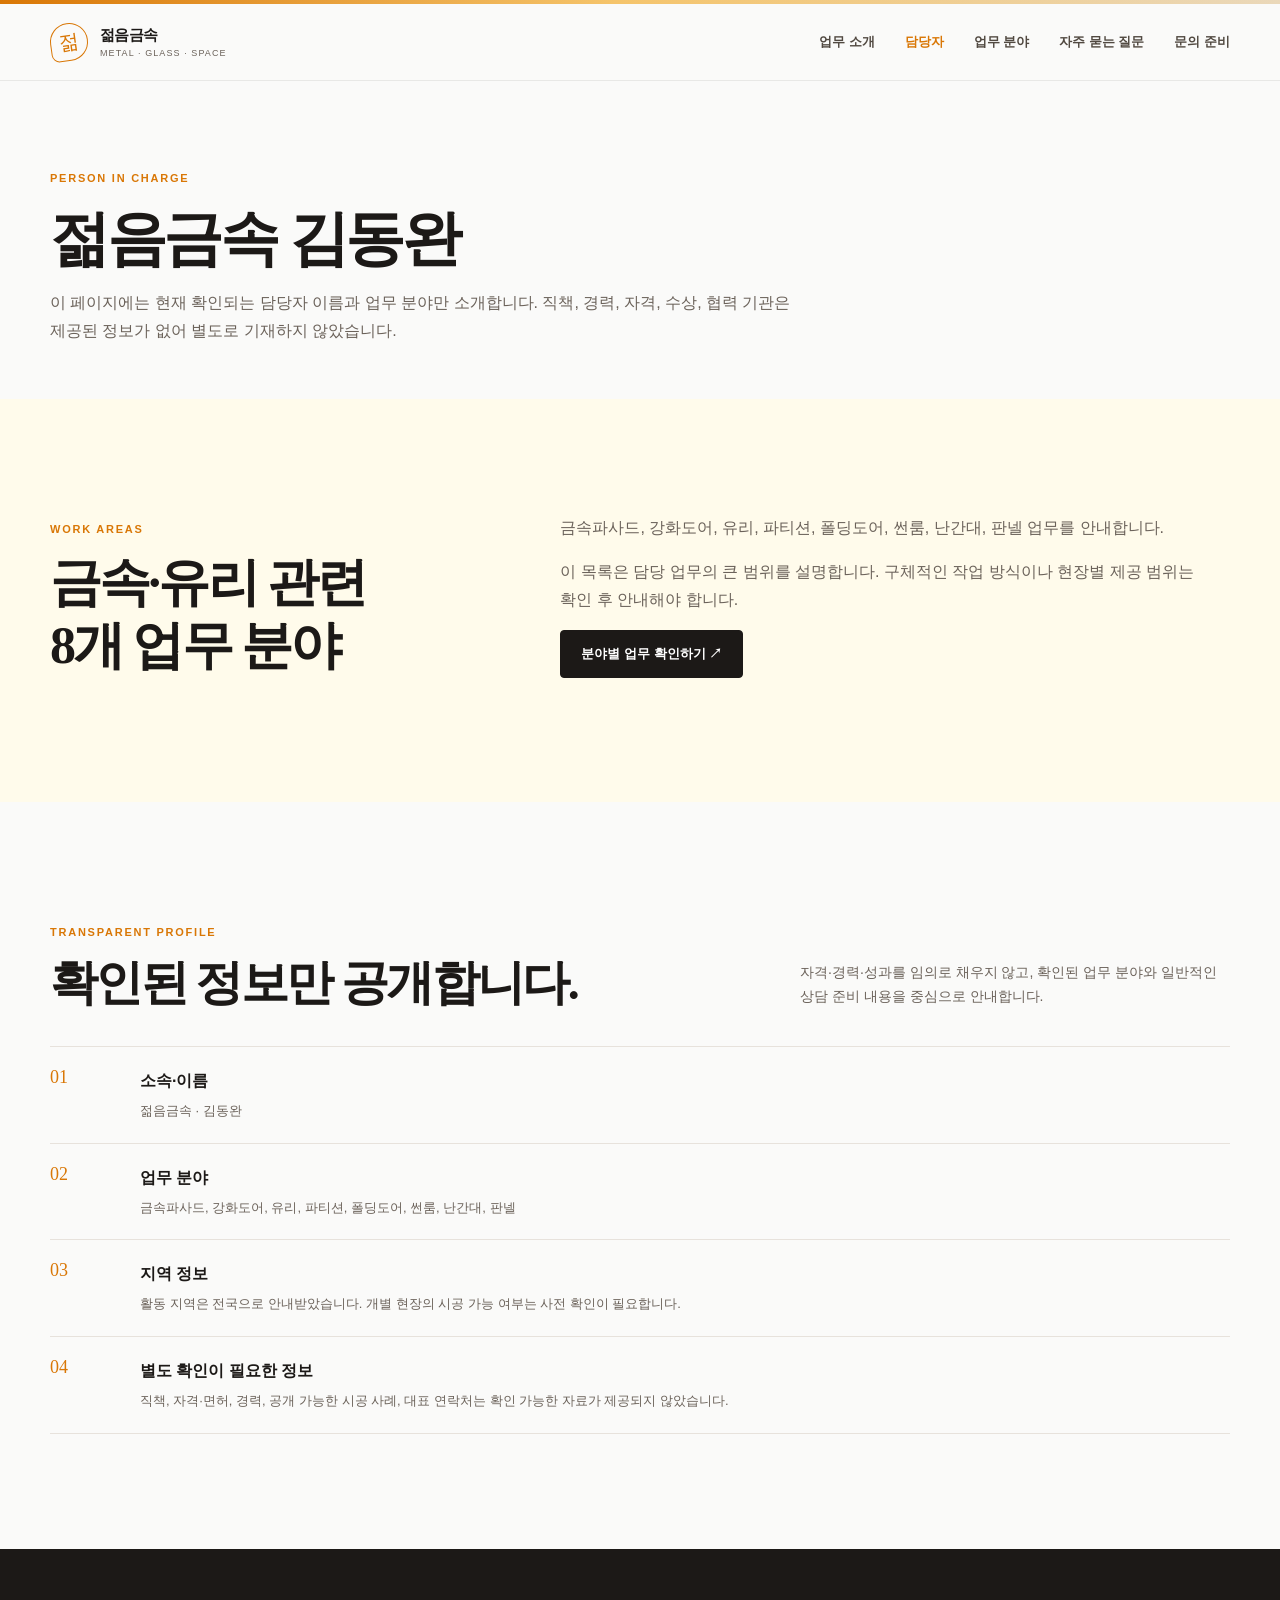
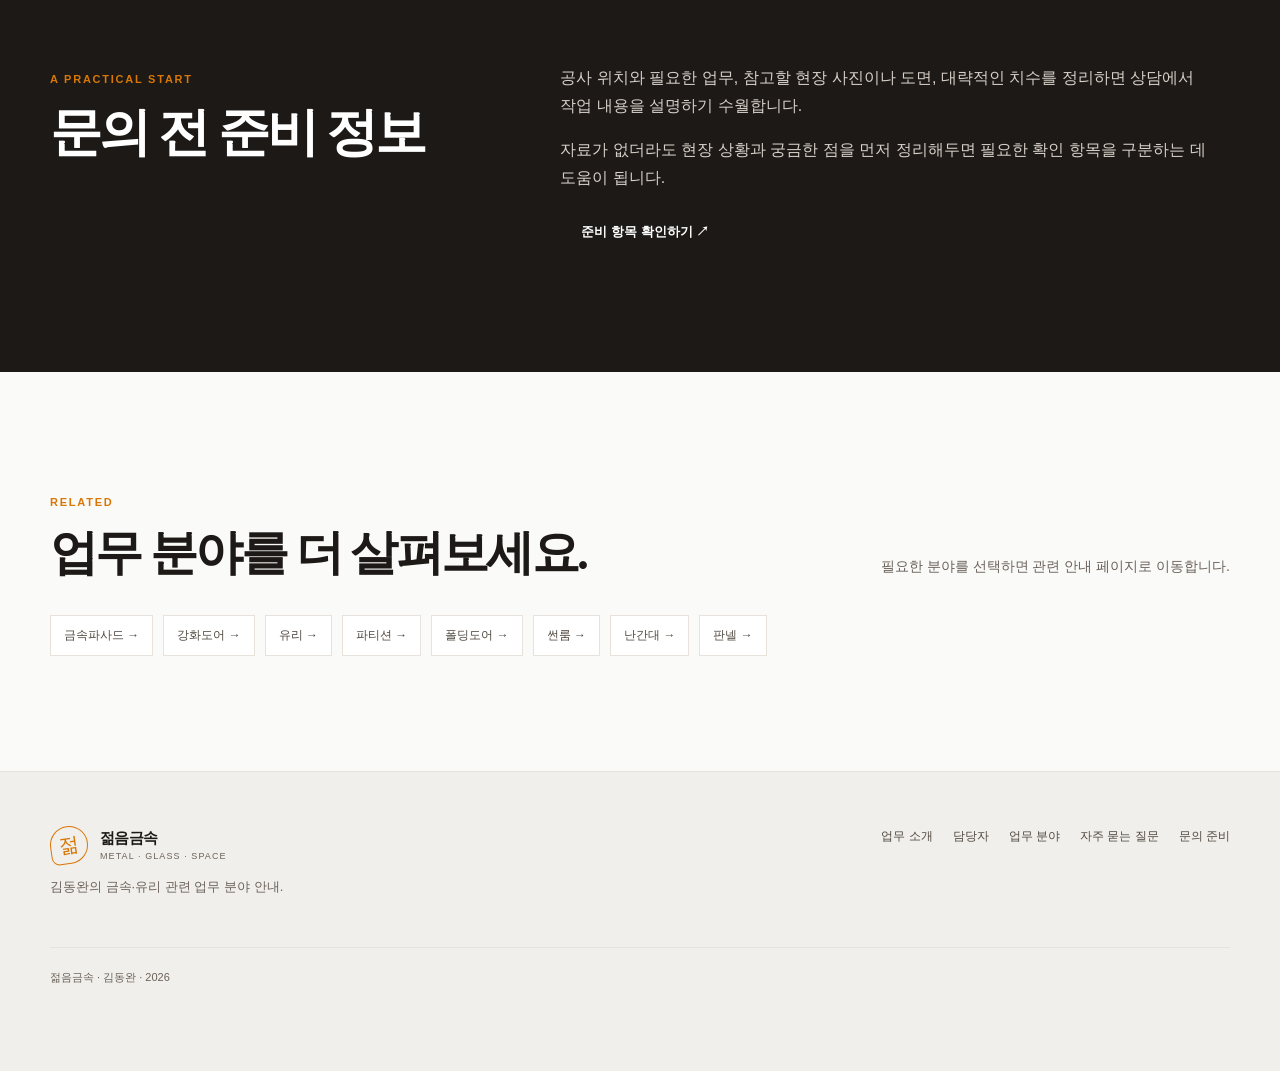
<file: expert.html>
<!doctype html>
<html lang="ko">
<head>
  <meta charset="utf-8"><meta name="viewport" content="width=device-width, initial-scale=1"><meta name="theme-color" content="#fafaf9">
  <meta name="description" content="젊음금속 김동완 담당자 소개. 금속파사드, 강화도어, 유리, 파티션 등 현재 안내받은 업무 분야와 확인이 필요한 정보를 구분해 제공합니다.">
  <meta property="og:type" content="website"><meta property="og:locale" content="ko_KR"><meta property="og:title" content="담당자 안내 | 젊음금속 김동완"><meta property="og:description" content="담당자와 업무 분야에 대해 확인된 범위만 소개합니다.">
  <!-- 공개 도메인 확정 후 canonical URL과 og:url을 설정하세요. -->
  <title>담당자 안내 | 젊음금속 김동완</title><link rel="icon" href="favicon.svg" type="image/svg+xml"><link rel="stylesheet" href="style.css"><script src="script.js" defer></script>
</head>
<body><div class="topline"></div><header class="site-header"><nav class="wrap nav" aria-label="주 메뉴">
  <a class="brand" href="index.html"><span class="brand-mark" aria-hidden="true">젊</span><span><span class="brand-name">젊음금속</span><span class="brand-sub">METAL · GLASS · SPACE</span></span></a>
  <button class="nav-toggle" type="button" aria-label="메뉴 열기" aria-expanded="false" aria-controls="main-menu">☰</button><div class="nav-links" id="main-menu"><a href="about.html">업무 소개</a><a href="expert.html" aria-current="page">담당자</a><a href="services.html">업무 분야</a><a href="faq.html">자주 묻는 질문</a><a href="contact.html">문의 준비</a></div>
</nav></header>
<main>
  <section class="wrap page-hero"><span class="eyebrow">PERSON IN CHARGE</span><h1>젊음금속 김동완</h1><p>이 페이지에는 현재 확인되는 담당자 이름과 업무 분야만 소개합니다. 직책, 경력, 자격, 수상, 협력 기관은 제공된 정보가 없어 별도로 기재하지 않았습니다.</p></section>
  <section class="section soft"><div class="wrap split"><div><span class="eyebrow">WORK AREAS</span><h2>금속·유리 관련<br>8개 업무 분야</h2></div><div class="split-copy"><p>금속파사드, 강화도어, 유리, 파티션, 폴딩도어, 썬룸, 난간대, 판넬 업무를 안내합니다.</p><p>이 목록은 담당 업무의 큰 범위를 설명합니다. 구체적인 작업 방식이나 현장별 제공 범위는 확인 후 안내해야 합니다.</p><a class="btn" href="services.html">분야별 업무 확인하기 ↗</a></div></div></section>
  <section class="section wrap"><div class="section-heading"><div><span class="eyebrow">TRANSPARENT PROFILE</span><h2>확인된 정보만 공개합니다.</h2></div><p>자격·경력·성과를 임의로 채우지 않고, 확인된 업무 분야와 일반적인 상담 준비 내용을 중심으로 안내합니다.</p></div><div class="info-list">
    <article class="info-row"><b>01</b><div><h3>소속·이름</h3><p>젊음금속 · 김동완</p></div></article>
    <article class="info-row"><b>02</b><div><h3>업무 분야</h3><p>금속파사드, 강화도어, 유리, 파티션, 폴딩도어, 썬룸, 난간대, 판넬</p></div></article>
    <article class="info-row"><b>03</b><div><h3>지역 정보</h3><p>활동 지역은 전국으로 안내받았습니다. 개별 현장의 시공 가능 여부는 사전 확인이 필요합니다.</p></div></article>
    <article class="info-row"><b>04</b><div><h3>별도 확인이 필요한 정보</h3><p>직책, 자격·면허, 경력, 공개 가능한 시공 사례, 대표 연락처는 확인 가능한 자료가 제공되지 않았습니다.</p></div></article>
  </div></section>
  <section class="section dark"><div class="wrap split"><div><span class="eyebrow">A PRACTICAL START</span><h2>문의 전 준비 정보</h2></div><div class="split-copy" style="color:#d7d0c8"><p>공사 위치와 필요한 업무, 참고할 현장 사진이나 도면, 대략적인 치수를 정리하면 상담에서 작업 내용을 설명하기 수월합니다.</p><p>자료가 없더라도 현장 상황과 궁금한 점을 먼저 정리해두면 필요한 확인 항목을 구분하는 데 도움이 됩니다.</p><a class="btn btn-primary" href="contact.html">준비 항목 확인하기 ↗</a></div></div></section>
  <section class="section wrap"><div class="section-heading"><div><span class="eyebrow">RELATED</span><h2>업무 분야를 더 살펴보세요.</h2></div><p>필요한 분야를 선택하면 관련 안내 페이지로 이동합니다.</p></div><div class="page-links"><a href="metal-facade.html">금속파사드 →</a><a href="strengthened-glass-door.html">강화도어 →</a><a href="glass.html">유리 →</a><a href="partition.html">파티션 →</a><a href="folding-door.html">폴딩도어 →</a><a href="sunroom.html">썬룸 →</a><a href="railing.html">난간대 →</a><a href="panel.html">판넬 →</a></div></section>
</main>
<footer class="site-footer"><div class="wrap footer-grid"><div class="footer-about"><a class="brand" href="index.html"><span class="brand-mark" aria-hidden="true">젊</span><span><span class="brand-name">젊음금속</span><span class="brand-sub">METAL · GLASS · SPACE</span></span></a><p>김동완의 금속·유리 관련 업무 분야 안내.</p></div><nav class="footer-nav" aria-label="푸터 메뉴"><a href="about.html">업무 소개</a><a href="expert.html">담당자</a><a href="services.html">업무 분야</a><a href="faq.html">자주 묻는 질문</a><a href="contact.html">문의 준비</a></nav><div class="copyright">젊음금속 · 김동완 · <span data-year>2026</span></div></div></footer>
<div class="mobile-inquiry"><a href="services.html">업무 분야</a><a href="contact.html">문의 준비</a></div></body></html>
</file>
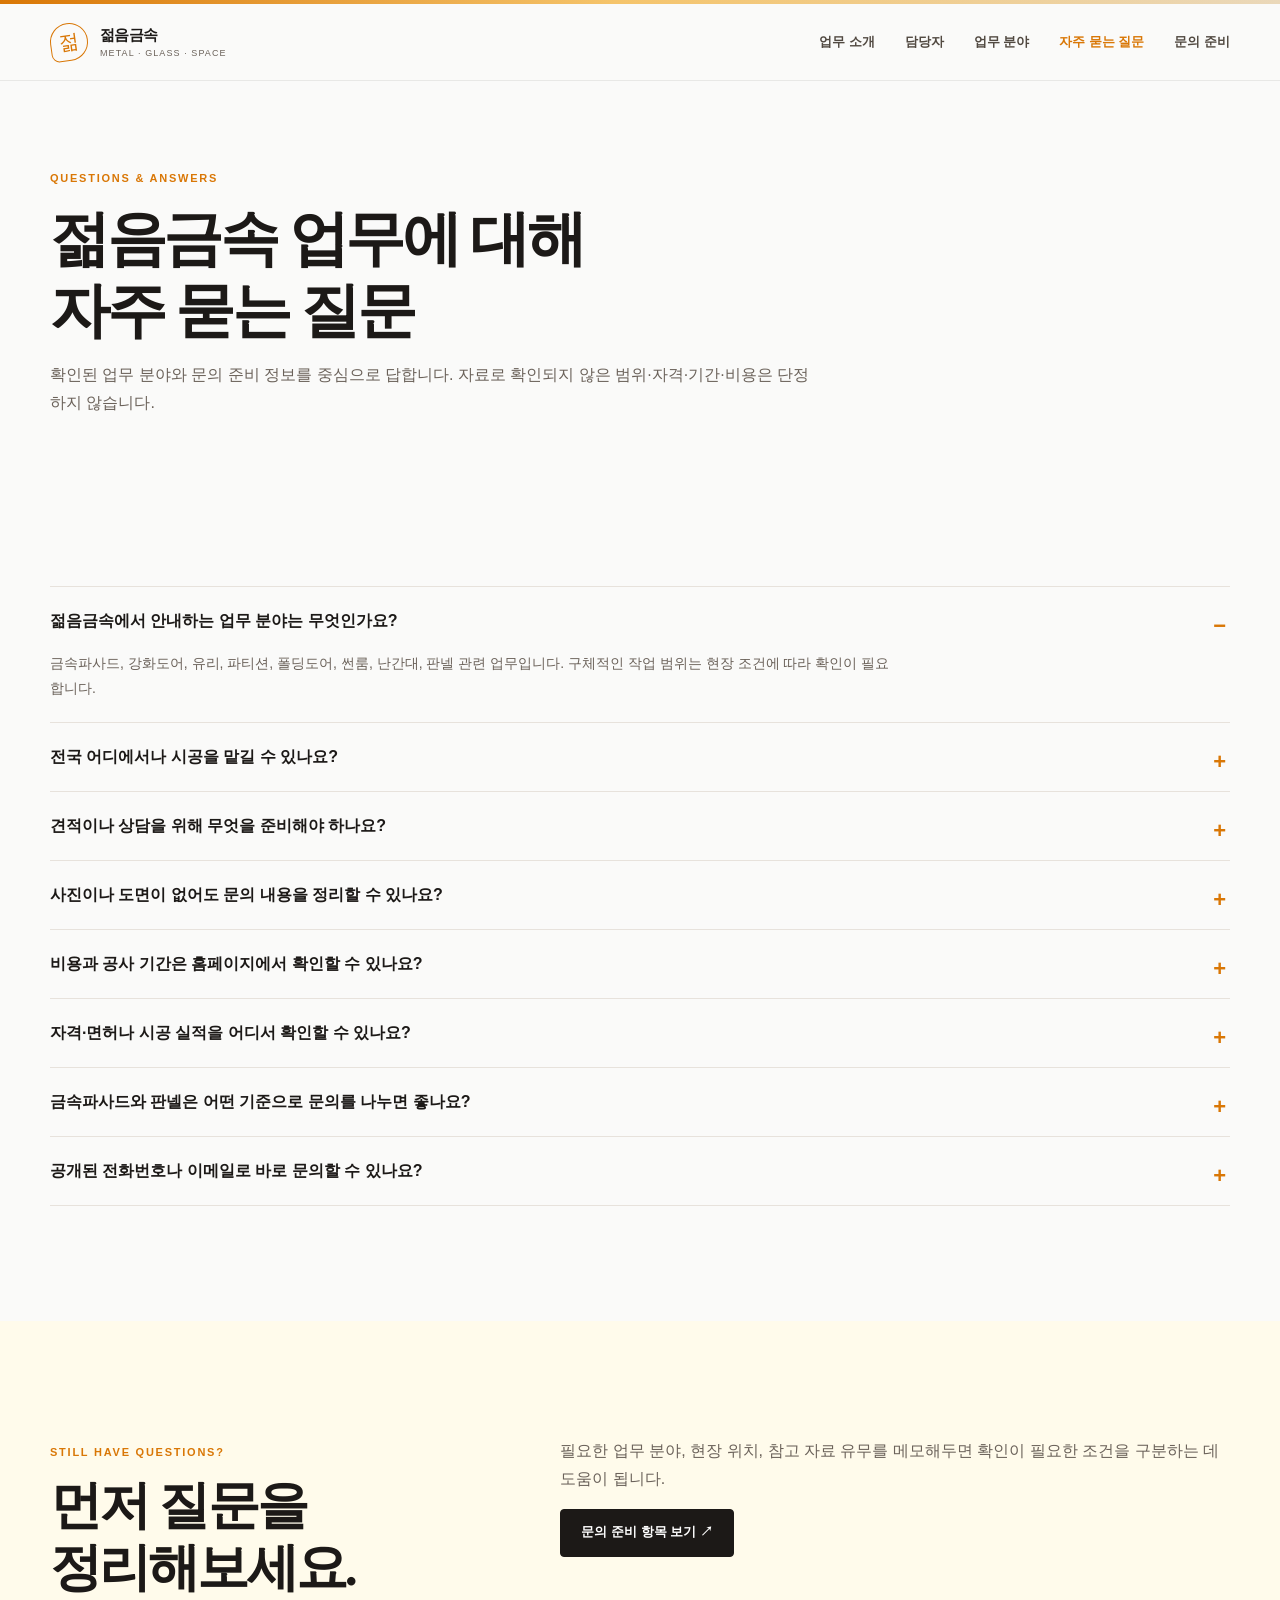
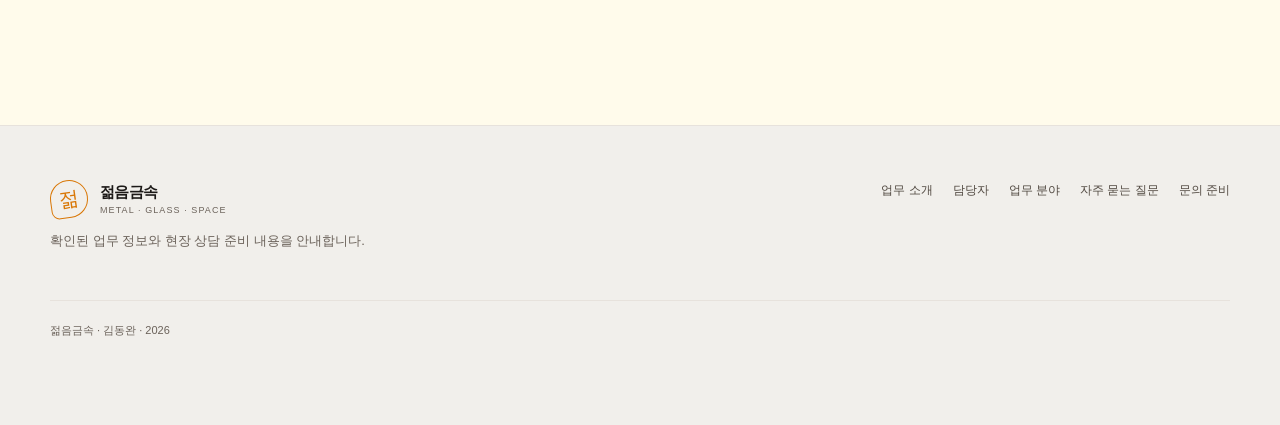
<file: faq.html>
<!doctype html>
<html lang="ko">
<head>
  <meta charset="utf-8"><meta name="viewport" content="width=device-width, initial-scale=1"><meta name="theme-color" content="#fafaf9">
  <meta name="description" content="젊음금속의 금속파사드·강화도어·유리 등 업무 분야, 전국 현장 가능 여부, 문의 전 준비 자료와 확인이 필요한 정보를 안내합니다.">
  <meta property="og:type" content="website"><meta property="og:locale" content="ko_KR"><meta property="og:title" content="자주 묻는 질문 | 젊음금속"><meta property="og:description" content="업무 분야와 현장 상담을 준비할 때 자주 확인하는 내용.">
  <!-- 공개 도메인 확정 후 canonical URL과 og:url을 설정하세요. -->
  <title>자주 묻는 질문 | 젊음금속 시공 업무 안내</title><link rel="icon" href="favicon.svg" type="image/svg+xml"><link rel="stylesheet" href="style.css"><script src="script.js" defer></script>
  <script type="application/ld+json">
  {"@context":"https://schema.org","@type":"FAQPage","mainEntity":[
    {"@type":"Question","name":"젊음금속의 업무 분야는 무엇인가요?","acceptedAnswer":{"@type":"Answer","text":"금속파사드, 강화도어, 유리, 파티션, 폴딩도어, 썬룸, 난간대, 판넬 관련 업무를 안내합니다."}},
    {"@type":"Question","name":"전국 현장에 시공할 수 있나요?","acceptedAnswer":{"@type":"Answer","text":"활동 지역은 전국으로 안내받았으며, 구체적인 현장별 진행 가능 여부는 사전 확인이 필요합니다."}},
    {"@type":"Question","name":"문의 전에 어떤 자료를 준비하면 좋나요?","acceptedAnswer":{"@type":"Answer","text":"현장 위치, 필요한 업무 분야, 현장 사진이나 도면, 대략적인 치수를 준비하면 상담 내용을 설명하는 데 도움이 됩니다."}}
  ]}
  </script>
</head>
<body><div class="topline"></div><header class="site-header"><nav class="wrap nav" aria-label="주 메뉴">
  <a class="brand" href="index.html"><span class="brand-mark" aria-hidden="true">젊</span><span><span class="brand-name">젊음금속</span><span class="brand-sub">METAL · GLASS · SPACE</span></span></a>
  <button class="nav-toggle" type="button" aria-label="메뉴 열기" aria-expanded="false" aria-controls="main-menu">☰</button><div class="nav-links" id="main-menu"><a href="about.html">업무 소개</a><a href="expert.html">담당자</a><a href="services.html">업무 분야</a><a href="faq.html" aria-current="page">자주 묻는 질문</a><a href="contact.html">문의 준비</a></div>
</nav></header>
<main>
  <section class="wrap page-hero"><span class="eyebrow">QUESTIONS & ANSWERS</span><h1>젊음금속 업무에 대해<br>자주 묻는 질문</h1><p>확인된 업무 분야와 문의 준비 정보를 중심으로 답합니다. 자료로 확인되지 않은 범위·자격·기간·비용은 단정하지 않습니다.</p></section>
  <section class="section"><div class="wrap faq-list">
    <details open><summary>젊음금속에서 안내하는 업무 분야는 무엇인가요?</summary><p>금속파사드, 강화도어, 유리, 파티션, 폴딩도어, 썬룸, 난간대, 판넬 관련 업무입니다. 구체적인 작업 범위는 현장 조건에 따라 확인이 필요합니다.</p></details>
    <details><summary>전국 어디에서나 시공을 맡길 수 있나요?</summary><p>활동 지역은 전국으로 안내받았습니다. 다만 모든 지역과 현장의 진행 가능 여부가 확인된 것은 아니므로, 위치와 작업 내용을 기준으로 사전 확인이 필요합니다.</p></details>
    <details><summary>견적이나 상담을 위해 무엇을 준비해야 하나요?</summary><p>공사 위치, 건물 용도, 원하는 작업 분야, 현장 사진이나 도면, 대략적인 치수를 준비하면 필요한 내용을 전달하기 수월합니다.</p></details>
    <details><summary>사진이나 도면이 없어도 문의 내용을 정리할 수 있나요?</summary><p>우선 공사 위치와 원하는 작업 분야, 현재 궁금한 점을 적어두면 됩니다. 사진이나 도면은 보유하고 있을 때 참고 자료로 준비하세요.</p></details>
    <details><summary>비용과 공사 기간은 홈페이지에서 확인할 수 있나요?</summary><p>분야별 비용이나 일정 정보는 제공된 자료에서 확인되지 않았습니다. 현장 크기와 작업 범위 등 조건을 확인한 뒤 안내해야 합니다.</p></details>
    <details><summary>자격·면허나 시공 실적을 어디서 확인할 수 있나요?</summary><p>자격·면허 및 공개 가능한 시공 사례 자료는 현재 확인되지 않았습니다. 확인된 문서나 사례가 제공되면 해당 정보만 별도로 소개할 수 있습니다.</p></details>
    <details><summary>금속파사드와 판넬은 어떤 기준으로 문의를 나누면 좋나요?</summary><p>건물 외장과 관련된 업무를 찾는다면 두 분야의 안내를 각각 살펴보고, 현장 위치와 원하는 작업 범위를 함께 정리해 문의하면 좋습니다.</p></details>
    <details><summary>공개된 전화번호나 이메일로 바로 문의할 수 있나요?</summary><p>이 홈페이지를 위해 확인된 공개 대표 연락처는 제공되지 않았습니다. 연락처가 확인되면 이 페이지와 문의 안내에 반영해야 합니다.</p></details>
  </div></section>
  <section class="section soft"><div class="wrap split"><div><span class="eyebrow">STILL HAVE QUESTIONS?</span><h2>먼저 질문을<br>정리해보세요.</h2></div><div class="split-copy"><p>필요한 업무 분야, 현장 위치, 참고 자료 유무를 메모해두면 확인이 필요한 조건을 구분하는 데 도움이 됩니다.</p><a class="btn" href="contact.html">문의 준비 항목 보기 ↗</a></div></div></section>
</main>
<footer class="site-footer"><div class="wrap footer-grid"><div class="footer-about"><a class="brand" href="index.html"><span class="brand-mark" aria-hidden="true">젊</span><span><span class="brand-name">젊음금속</span><span class="brand-sub">METAL · GLASS · SPACE</span></span></a><p>확인된 업무 정보와 현장 상담 준비 내용을 안내합니다.</p></div><nav class="footer-nav" aria-label="푸터 메뉴"><a href="about.html">업무 소개</a><a href="expert.html">담당자</a><a href="services.html">업무 분야</a><a href="faq.html">자주 묻는 질문</a><a href="contact.html">문의 준비</a></nav><div class="copyright">젊음금속 · 김동완 · <span data-year>2026</span></div></div></footer>
<div class="mobile-inquiry"><a href="services.html">업무 분야</a><a href="contact.html">문의 준비</a></div></body></html>
</file>
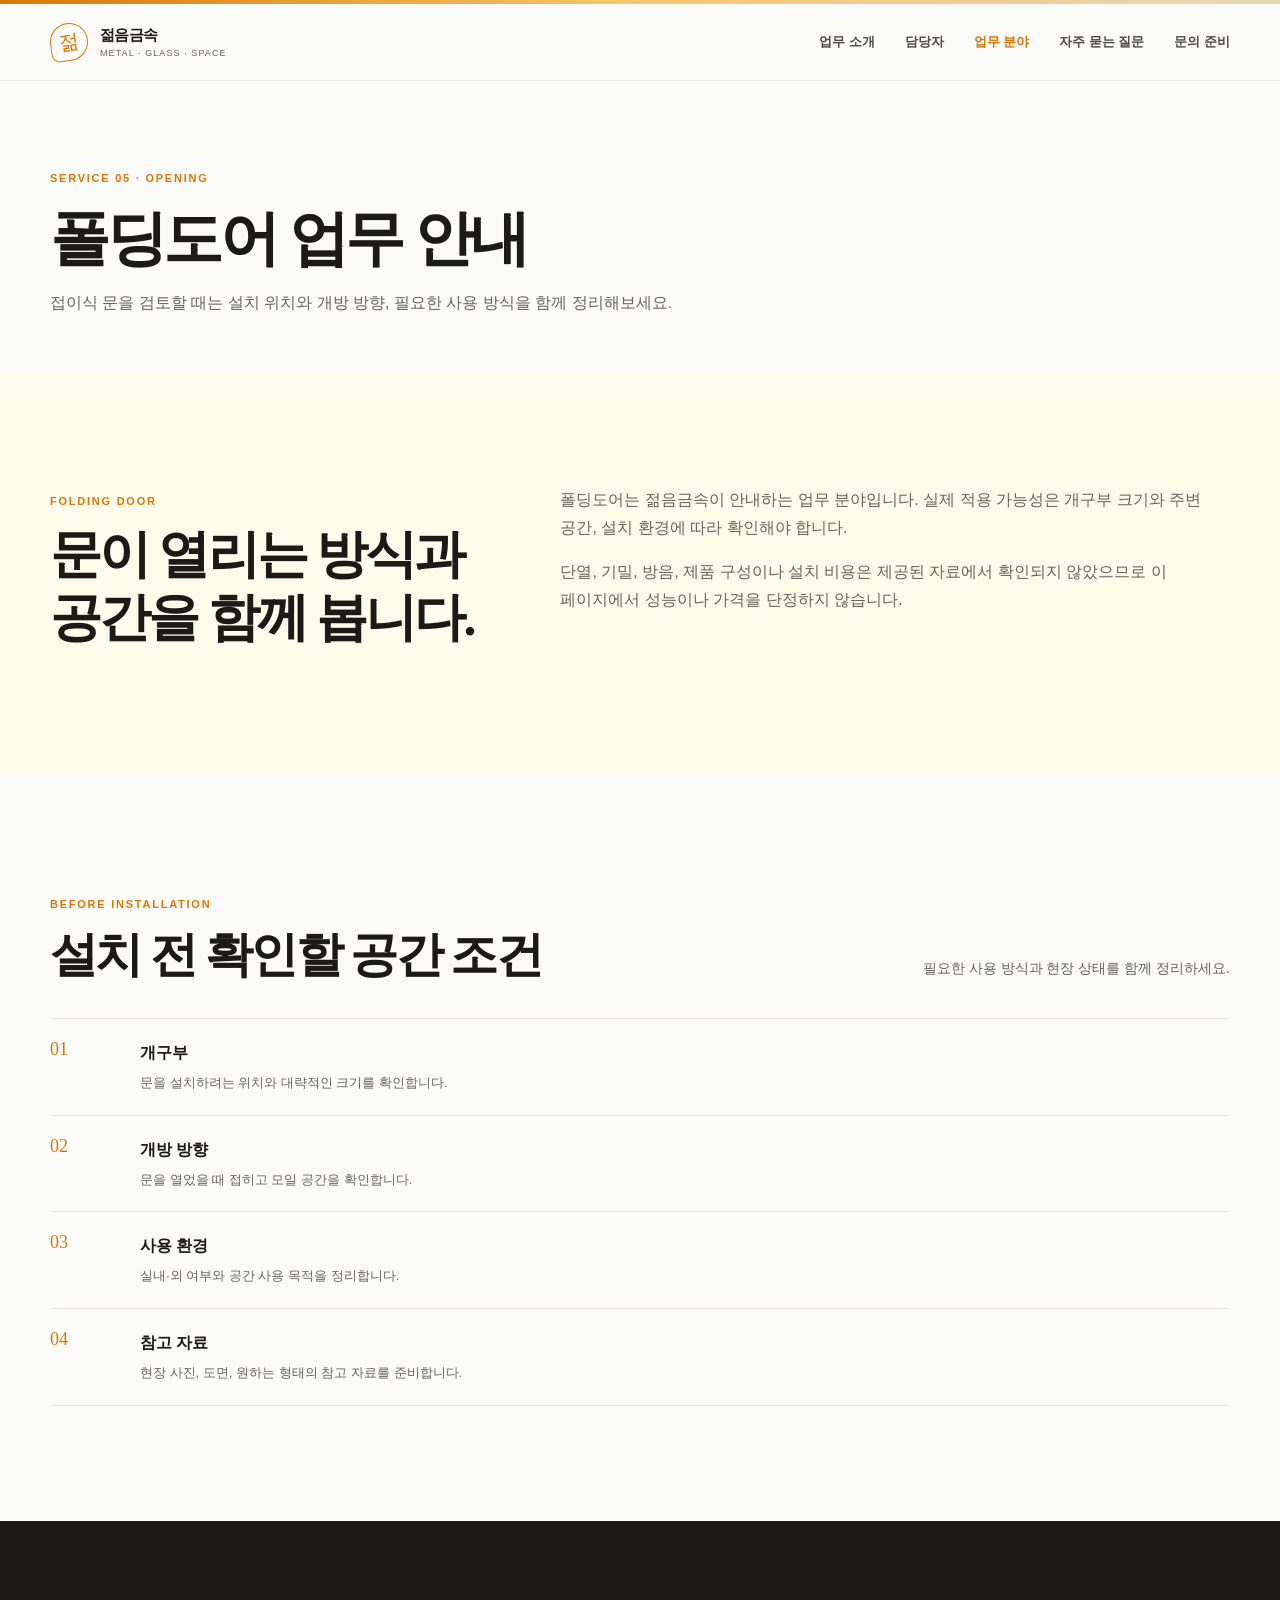
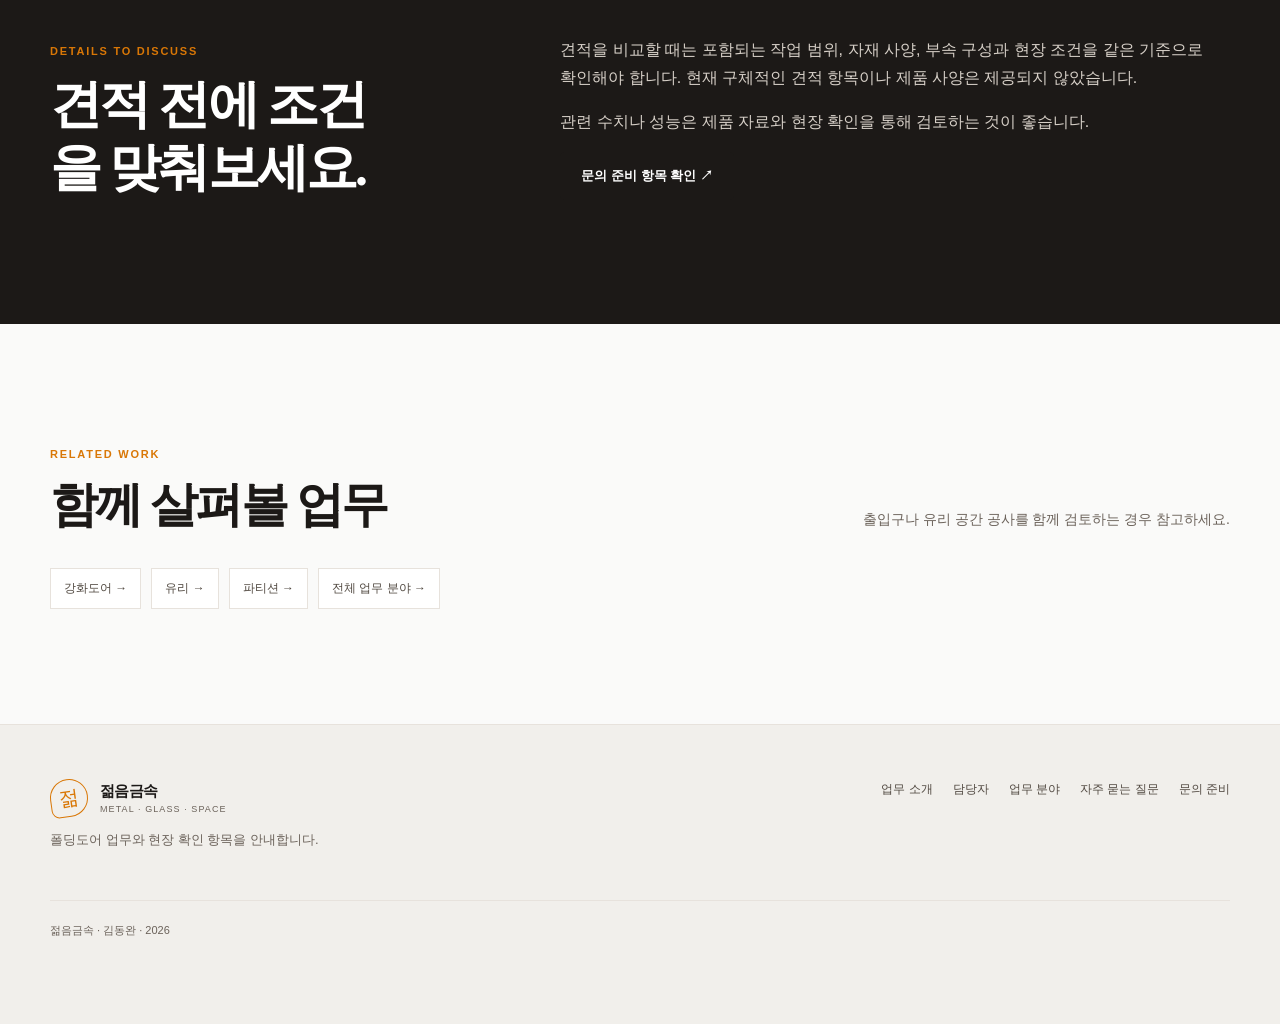
<file: folding-door.html>
<!doctype html>
<html lang="ko">
<head>
  <meta charset="utf-8"><meta name="viewport" content="width=device-width, initial-scale=1"><meta name="theme-color" content="#fafaf9">
  <meta name="description" content="젊음금속 폴딩도어 업무 안내. 접이식 문 설치를 알아볼 때 개구부, 사용 방식, 주변 공간과 현장 조건을 준비하세요.">
  <meta property="og:type" content="website"><meta property="og:locale" content="ko_KR"><meta property="og:title" content="폴딩도어 업무 안내 | 젊음금속"><meta property="og:description" content="폴딩도어 상담 전 공간과 개폐 조건을 확인하세요.">
  <!-- 공개 도메인 확정 후 canonical URL과 og:url을 설정하세요. -->
  <title>폴딩도어 업무 안내 | 젊음금속</title><link rel="icon" href="favicon.svg" type="image/svg+xml"><link rel="stylesheet" href="style.css"><script src="script.js" defer></script>
</head>
<body><div class="topline"></div><header class="site-header"><nav class="wrap nav" aria-label="주 메뉴">
  <a class="brand" href="index.html"><span class="brand-mark" aria-hidden="true">젊</span><span><span class="brand-name">젊음금속</span><span class="brand-sub">METAL · GLASS · SPACE</span></span></a>
  <button class="nav-toggle" type="button" aria-label="메뉴 열기" aria-expanded="false" aria-controls="main-menu">☰</button><div class="nav-links" id="main-menu"><a href="about.html">업무 소개</a><a href="expert.html">담당자</a><a href="services.html" aria-current="page">업무 분야</a><a href="faq.html">자주 묻는 질문</a><a href="contact.html">문의 준비</a></div>
</nav></header>
<main><section class="wrap page-hero"><span class="eyebrow">SERVICE 05 · OPENING</span><h1>폴딩도어 업무 안내</h1><p>접이식 문을 검토할 때는 설치 위치와 개방 방향, 필요한 사용 방식을 함께 정리해보세요.</p></section>
  <section class="section soft"><div class="wrap split"><div><span class="eyebrow">FOLDING DOOR</span><h2>문이 열리는 방식과<br>공간을 함께 봅니다.</h2></div><div class="split-copy"><p>폴딩도어는 젊음금속이 안내하는 업무 분야입니다. 실제 적용 가능성은 개구부 크기와 주변 공간, 설치 환경에 따라 확인해야 합니다.</p><p>단열, 기밀, 방음, 제품 구성이나 설치 비용은 제공된 자료에서 확인되지 않았으므로 이 페이지에서 성능이나 가격을 단정하지 않습니다.</p></div></div></section>
  <section class="section wrap"><div class="section-heading"><div><span class="eyebrow">BEFORE INSTALLATION</span><h2>설치 전 확인할 공간 조건</h2></div><p>필요한 사용 방식과 현장 상태를 함께 정리하세요.</p></div><div class="info-list">
    <article class="info-row"><b>01</b><div><h3>개구부</h3><p>문을 설치하려는 위치와 대략적인 크기를 확인합니다.</p></div></article>
    <article class="info-row"><b>02</b><div><h3>개방 방향</h3><p>문을 열었을 때 접히고 모일 공간을 확인합니다.</p></div></article>
    <article class="info-row"><b>03</b><div><h3>사용 환경</h3><p>실내·외 여부와 공간 사용 목적을 정리합니다.</p></div></article>
    <article class="info-row"><b>04</b><div><h3>참고 자료</h3><p>현장 사진, 도면, 원하는 형태의 참고 자료를 준비합니다.</p></div></article>
  </div></section>
  <section class="section dark"><div class="wrap split"><div><span class="eyebrow">DETAILS TO DISCUSS</span><h2>견적 전에 조건을 맞춰보세요.</h2></div><div class="split-copy" style="color:#d7d0c8"><p>견적을 비교할 때는 포함되는 작업 범위, 자재 사양, 부속 구성과 현장 조건을 같은 기준으로 확인해야 합니다. 현재 구체적인 견적 항목이나 제품 사양은 제공되지 않았습니다.</p><p>관련 수치나 성능은 제품 자료와 현장 확인을 통해 검토하는 것이 좋습니다.</p><a class="btn btn-primary" href="contact.html">문의 준비 항목 확인 ↗</a></div></div></section>
  <section class="section wrap"><div class="section-heading"><div><span class="eyebrow">RELATED WORK</span><h2>함께 살펴볼 업무</h2></div><p>출입구나 유리 공간 공사를 함께 검토하는 경우 참고하세요.</p></div><div class="page-links"><a href="strengthened-glass-door.html">강화도어 →</a><a href="glass.html">유리 →</a><a href="partition.html">파티션 →</a><a href="services.html">전체 업무 분야 →</a></div></section>
</main>
<footer class="site-footer"><div class="wrap footer-grid"><div class="footer-about"><a class="brand" href="index.html"><span class="brand-mark" aria-hidden="true">젊</span><span><span class="brand-name">젊음금속</span><span class="brand-sub">METAL · GLASS · SPACE</span></span></a><p>폴딩도어 업무와 현장 확인 항목을 안내합니다.</p></div><nav class="footer-nav" aria-label="푸터 메뉴"><a href="about.html">업무 소개</a><a href="expert.html">담당자</a><a href="services.html">업무 분야</a><a href="faq.html">자주 묻는 질문</a><a href="contact.html">문의 준비</a></nav><div class="copyright">젊음금속 · 김동완 · <span data-year>2026</span></div></div></footer><div class="mobile-inquiry"><a href="services.html">업무 분야</a><a href="contact.html">문의 준비</a></div></body></html>
</file>
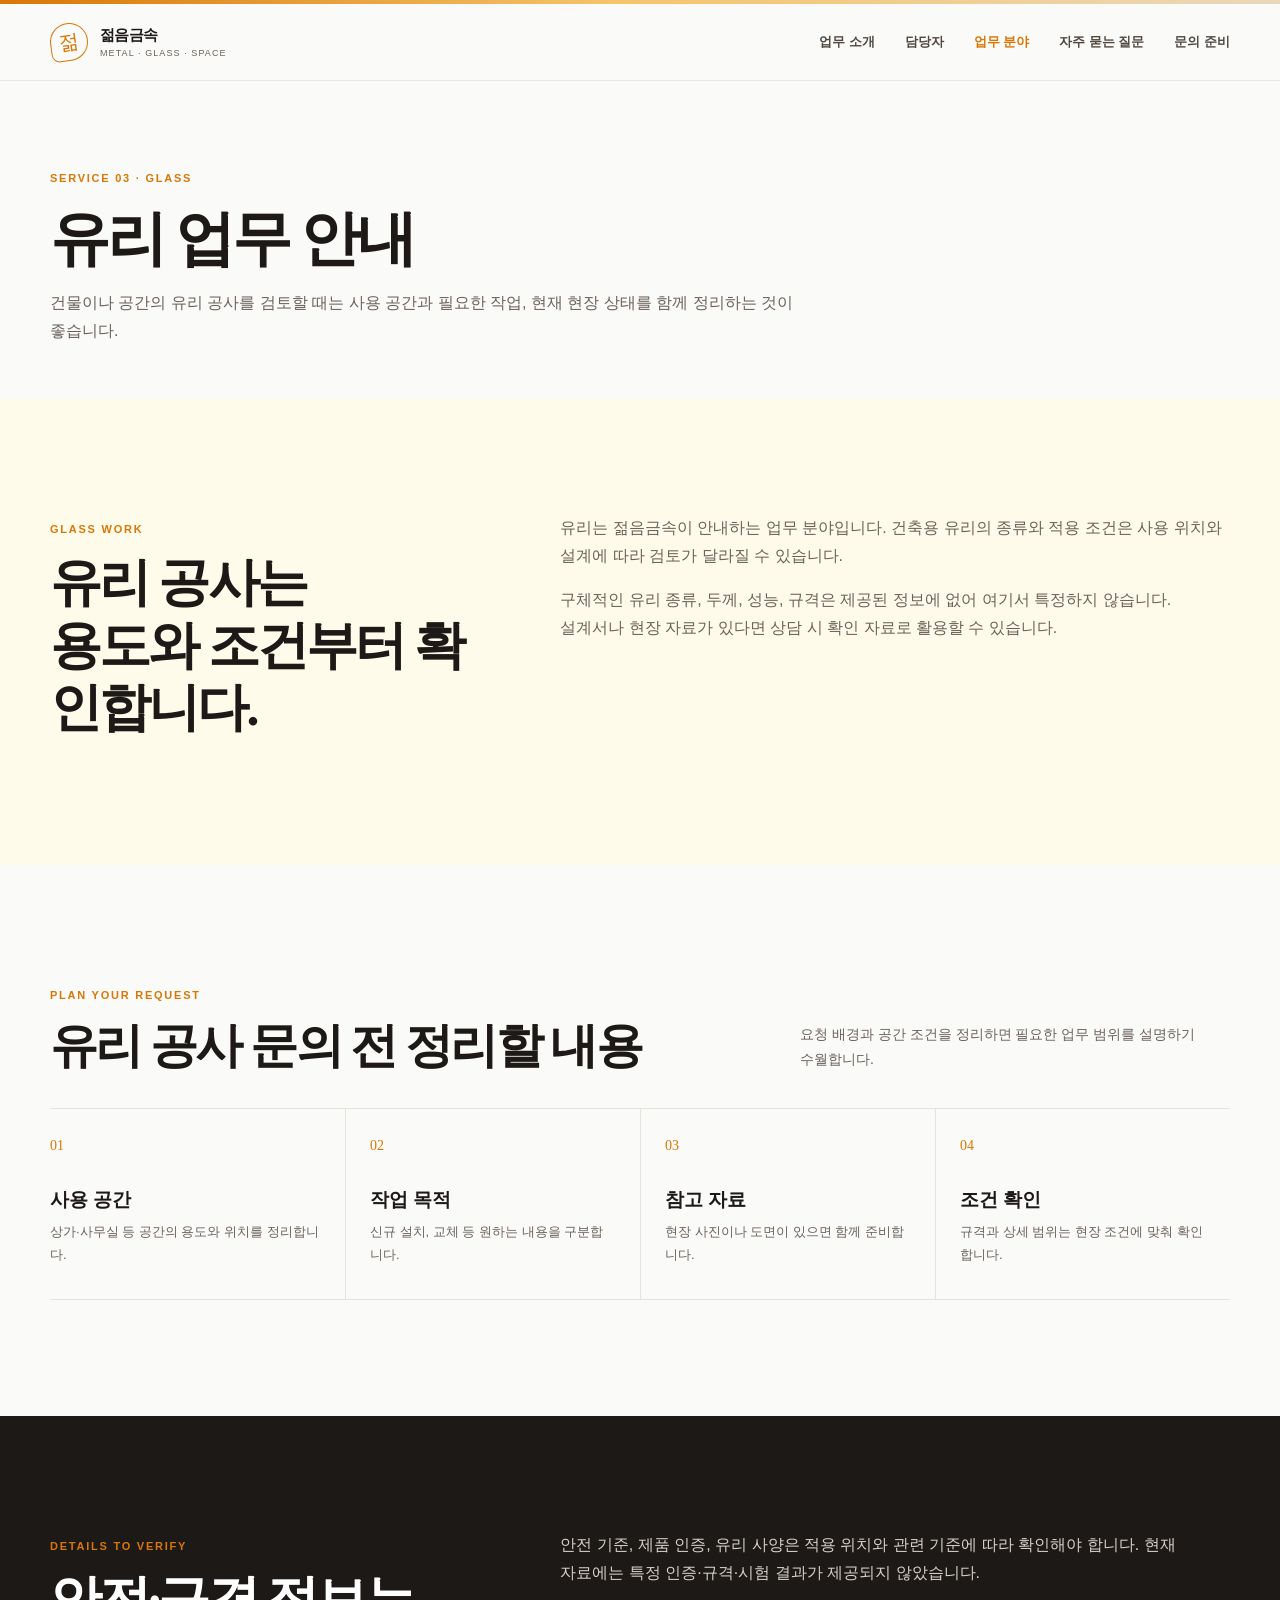
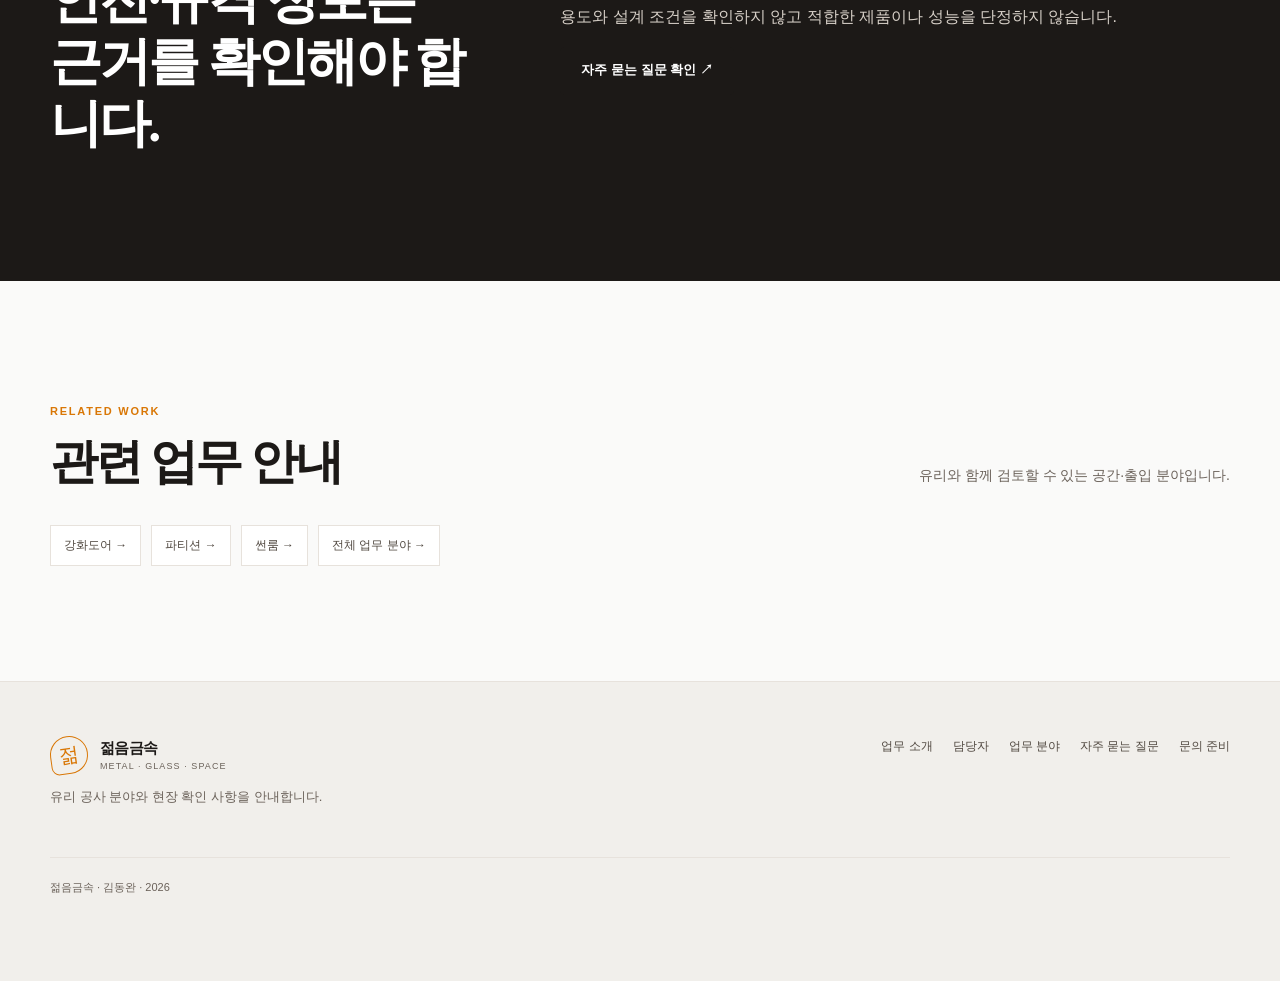
<file: glass.html>
<!doctype html>
<html lang="ko">
<head>
  <meta charset="utf-8"><meta name="viewport" content="width=device-width, initial-scale=1"><meta name="theme-color" content="#fafaf9">
  <meta name="description" content="젊음금속의 유리 업무 안내. 건축용 유리나 상가 유리 공사를 검토할 때 공간의 용도, 작업 범위, 도면과 현장 조건을 준비하세요.">
  <meta property="og:type" content="website"><meta property="og:locale" content="ko_KR"><meta property="og:title" content="유리 업무 안내 | 젊음금속"><meta property="og:description" content="유리 공사 상담 전에 확인할 공간 정보와 자료.">
  <!-- 공개 도메인 확정 후 canonical URL과 og:url을 설정하세요. -->
  <title>유리 업무 안내 | 젊음금속 건축용 유리</title><link rel="icon" href="favicon.svg" type="image/svg+xml"><link rel="stylesheet" href="style.css"><script src="script.js" defer></script>
</head>
<body><div class="topline"></div><header class="site-header"><nav class="wrap nav" aria-label="주 메뉴">
  <a class="brand" href="index.html"><span class="brand-mark" aria-hidden="true">젊</span><span><span class="brand-name">젊음금속</span><span class="brand-sub">METAL · GLASS · SPACE</span></span></a>
  <button class="nav-toggle" type="button" aria-label="메뉴 열기" aria-expanded="false" aria-controls="main-menu">☰</button><div class="nav-links" id="main-menu"><a href="about.html">업무 소개</a><a href="expert.html">담당자</a><a href="services.html" aria-current="page">업무 분야</a><a href="faq.html">자주 묻는 질문</a><a href="contact.html">문의 준비</a></div>
</nav></header>
<main><section class="wrap page-hero"><span class="eyebrow">SERVICE 03 · GLASS</span><h1>유리 업무 안내</h1><p>건물이나 공간의 유리 공사를 검토할 때는 사용 공간과 필요한 작업, 현재 현장 상태를 함께 정리하는 것이 좋습니다.</p></section>
  <section class="section soft"><div class="wrap split"><div><span class="eyebrow">GLASS WORK</span><h2>유리 공사는<br>용도와 조건부터 확인합니다.</h2></div><div class="split-copy"><p>유리는 젊음금속이 안내하는 업무 분야입니다. 건축용 유리의 종류와 적용 조건은 사용 위치와 설계에 따라 검토가 달라질 수 있습니다.</p><p>구체적인 유리 종류, 두께, 성능, 규격은 제공된 정보에 없어 여기서 특정하지 않습니다. 설계서나 현장 자료가 있다면 상담 시 확인 자료로 활용할 수 있습니다.</p></div></div></section>
  <section class="section wrap"><div class="section-heading"><div><span class="eyebrow">PLAN YOUR REQUEST</span><h2>유리 공사 문의 전 정리할 내용</h2></div><p>요청 배경과 공간 조건을 정리하면 필요한 업무 범위를 설명하기 수월합니다.</p></div><div class="process"><article><b>01</b><h3>사용 공간</h3><p>상가·사무실 등 공간의 용도와 위치를 정리합니다.</p></article><article><b>02</b><h3>작업 목적</h3><p>신규 설치, 교체 등 원하는 내용을 구분합니다.</p></article><article><b>03</b><h3>참고 자료</h3><p>현장 사진이나 도면이 있으면 함께 준비합니다.</p></article><article><b>04</b><h3>조건 확인</h3><p>규격과 상세 범위는 현장 조건에 맞춰 확인합니다.</p></article></div></section>
  <section class="section dark"><div class="wrap split"><div><span class="eyebrow">DETAILS TO VERIFY</span><h2>안전·규격 정보는<br>근거를 확인해야 합니다.</h2></div><div class="split-copy" style="color:#d7d0c8"><p>안전 기준, 제품 인증, 유리 사양은 적용 위치와 관련 기준에 따라 확인해야 합니다. 현재 자료에는 특정 인증·규격·시험 결과가 제공되지 않았습니다.</p><p>용도와 설계 조건을 확인하지 않고 적합한 제품이나 성능을 단정하지 않습니다.</p><a class="btn btn-primary" href="faq.html">자주 묻는 질문 확인 ↗</a></div></div></section>
  <section class="section wrap"><div class="section-heading"><div><span class="eyebrow">RELATED WORK</span><h2>관련 업무 안내</h2></div><p>유리와 함께 검토할 수 있는 공간·출입 분야입니다.</p></div><div class="page-links"><a href="strengthened-glass-door.html">강화도어 →</a><a href="partition.html">파티션 →</a><a href="sunroom.html">썬룸 →</a><a href="services.html">전체 업무 분야 →</a></div></section>
</main>
<footer class="site-footer"><div class="wrap footer-grid"><div class="footer-about"><a class="brand" href="index.html"><span class="brand-mark" aria-hidden="true">젊</span><span><span class="brand-name">젊음금속</span><span class="brand-sub">METAL · GLASS · SPACE</span></span></a><p>유리 공사 분야와 현장 확인 사항을 안내합니다.</p></div><nav class="footer-nav" aria-label="푸터 메뉴"><a href="about.html">업무 소개</a><a href="expert.html">담당자</a><a href="services.html">업무 분야</a><a href="faq.html">자주 묻는 질문</a><a href="contact.html">문의 준비</a></nav><div class="copyright">젊음금속 · 김동완 · <span data-year>2026</span></div></div></footer><div class="mobile-inquiry"><a href="services.html">업무 분야</a><a href="contact.html">문의 준비</a></div></body></html>
</file>
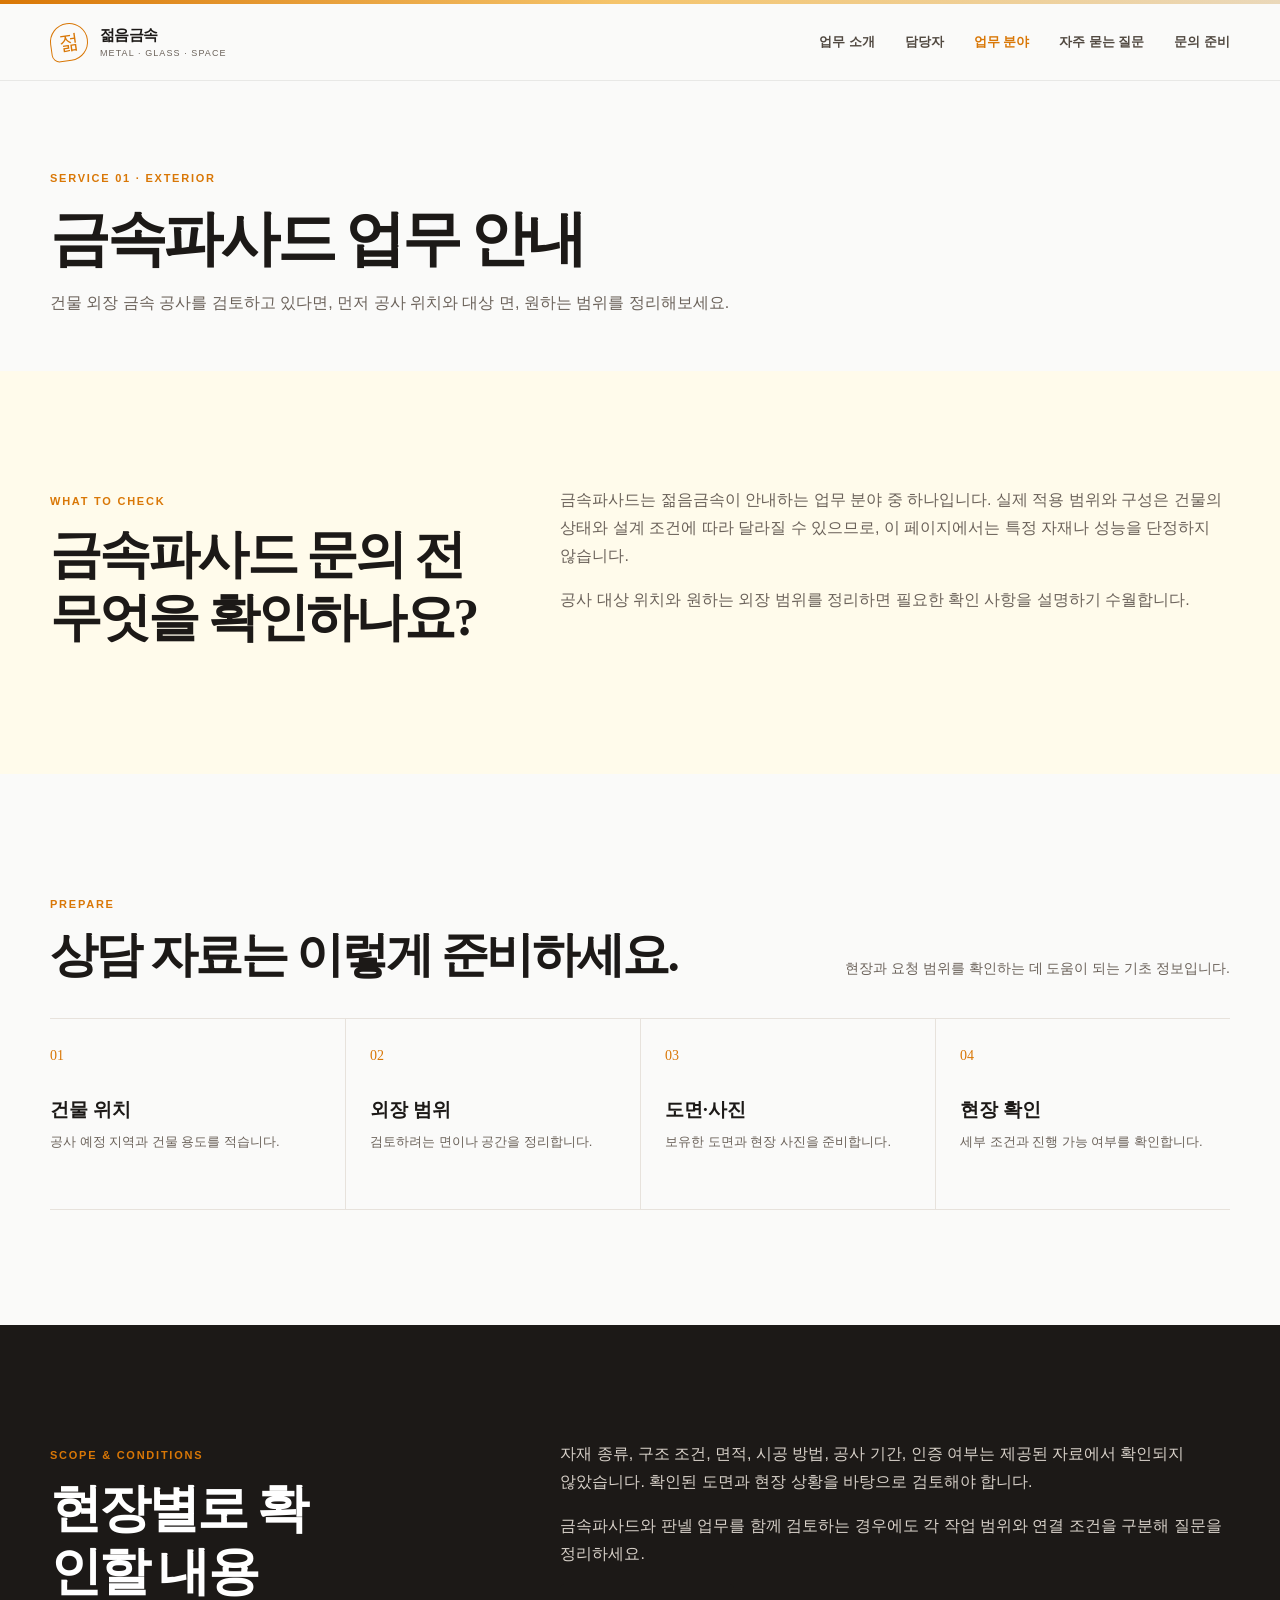
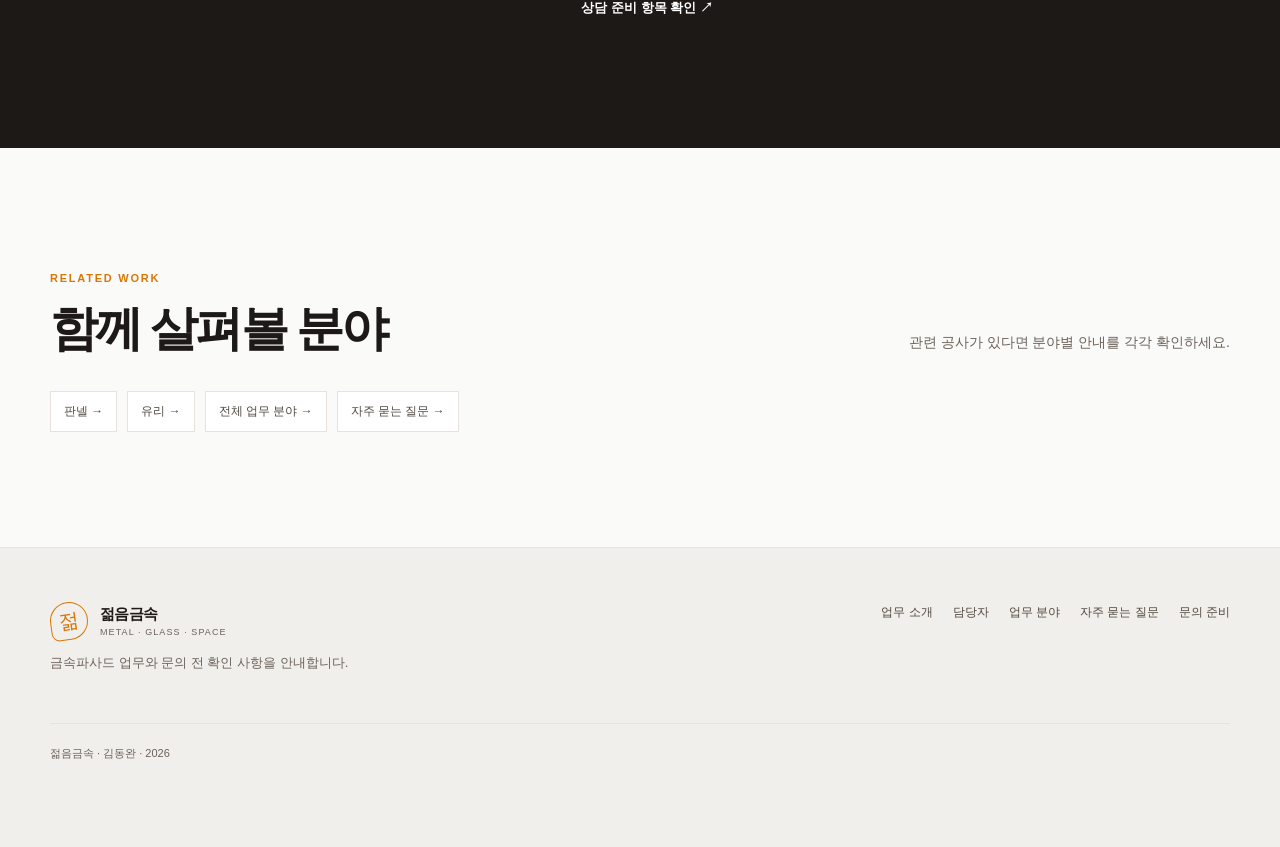
<file: metal-facade.html>
<!doctype html>
<html lang="ko">
<head>
  <meta charset="utf-8"><meta name="viewport" content="width=device-width, initial-scale=1"><meta name="theme-color" content="#fafaf9">
  <meta name="description" content="젊음금속의 금속파사드 업무 안내. 건물 외장 공사를 검토할 때 현장 위치, 외장 범위, 참고 도면과 확인할 조건을 정리해보세요.">
  <meta property="og:type" content="website"><meta property="og:locale" content="ko_KR"><meta property="og:title" content="금속파사드 업무 안내 | 젊음금속"><meta property="og:description" content="금속파사드 공사 문의 전 살펴볼 사항과 준비 자료.">
  <!-- 공개 도메인 확정 후 canonical URL과 og:url을 설정하세요. -->
  <title>금속파사드 업무 안내 | 젊음금속</title><link rel="icon" href="favicon.svg" type="image/svg+xml"><link rel="stylesheet" href="style.css"><script src="script.js" defer></script>
</head>
<body><div class="topline"></div><header class="site-header"><nav class="wrap nav" aria-label="주 메뉴">
  <a class="brand" href="index.html"><span class="brand-mark" aria-hidden="true">젊</span><span><span class="brand-name">젊음금속</span><span class="brand-sub">METAL · GLASS · SPACE</span></span></a>
  <button class="nav-toggle" type="button" aria-label="메뉴 열기" aria-expanded="false" aria-controls="main-menu">☰</button><div class="nav-links" id="main-menu"><a href="about.html">업무 소개</a><a href="expert.html">담당자</a><a href="services.html" aria-current="page">업무 분야</a><a href="faq.html">자주 묻는 질문</a><a href="contact.html">문의 준비</a></div>
</nav></header>
<main><section class="wrap page-hero"><span class="eyebrow">SERVICE 01 · EXTERIOR</span><h1>금속파사드 업무 안내</h1><p>건물 외장 금속 공사를 검토하고 있다면, 먼저 공사 위치와 대상 면, 원하는 범위를 정리해보세요.</p></section>
  <section class="section soft"><div class="wrap split"><div><span class="eyebrow">WHAT TO CHECK</span><h2>금속파사드 문의 전<br>무엇을 확인하나요?</h2></div><div class="split-copy"><p>금속파사드는 젊음금속이 안내하는 업무 분야 중 하나입니다. 실제 적용 범위와 구성은 건물의 상태와 설계 조건에 따라 달라질 수 있으므로, 이 페이지에서는 특정 자재나 성능을 단정하지 않습니다.</p><p>공사 대상 위치와 원하는 외장 범위를 정리하면 필요한 확인 사항을 설명하기 수월합니다.</p></div></div></section>
  <section class="section wrap"><div class="section-heading"><div><span class="eyebrow">PREPARE</span><h2>상담 자료는 이렇게 준비하세요.</h2></div><p>현장과 요청 범위를 확인하는 데 도움이 되는 기초 정보입니다.</p></div><div class="process"><article><b>01</b><h3>건물 위치</h3><p>공사 예정 지역과 건물 용도를 적습니다.</p></article><article><b>02</b><h3>외장 범위</h3><p>검토하려는 면이나 공간을 정리합니다.</p></article><article><b>03</b><h3>도면·사진</h3><p>보유한 도면과 현장 사진을 준비합니다.</p></article><article><b>04</b><h3>현장 확인</h3><p>세부 조건과 진행 가능 여부를 확인합니다.</p></article></div></section>
  <section class="section dark"><div class="wrap split"><div><span class="eyebrow">SCOPE & CONDITIONS</span><h2>현장별로 확인할 내용</h2></div><div class="split-copy" style="color:#d7d0c8"><p>자재 종류, 구조 조건, 면적, 시공 방법, 공사 기간, 인증 여부는 제공된 자료에서 확인되지 않았습니다. 확인된 도면과 현장 상황을 바탕으로 검토해야 합니다.</p><p>금속파사드와 판넬 업무를 함께 검토하는 경우에도 각 작업 범위와 연결 조건을 구분해 질문을 정리하세요.</p><a class="btn btn-primary" href="contact.html">상담 준비 항목 확인 ↗</a></div></div></section>
  <section class="section wrap"><div class="section-heading"><div><span class="eyebrow">RELATED WORK</span><h2>함께 살펴볼 분야</h2></div><p>관련 공사가 있다면 분야별 안내를 각각 확인하세요.</p></div><div class="page-links"><a href="panel.html">판넬 →</a><a href="glass.html">유리 →</a><a href="services.html">전체 업무 분야 →</a><a href="faq.html">자주 묻는 질문 →</a></div></section>
</main>
<footer class="site-footer"><div class="wrap footer-grid"><div class="footer-about"><a class="brand" href="index.html"><span class="brand-mark" aria-hidden="true">젊</span><span><span class="brand-name">젊음금속</span><span class="brand-sub">METAL · GLASS · SPACE</span></span></a><p>금속파사드 업무와 문의 전 확인 사항을 안내합니다.</p></div><nav class="footer-nav" aria-label="푸터 메뉴"><a href="about.html">업무 소개</a><a href="expert.html">담당자</a><a href="services.html">업무 분야</a><a href="faq.html">자주 묻는 질문</a><a href="contact.html">문의 준비</a></nav><div class="copyright">젊음금속 · 김동완 · <span data-year>2026</span></div></div></footer><div class="mobile-inquiry"><a href="services.html">업무 분야</a><a href="contact.html">문의 준비</a></div></body></html>
</file>
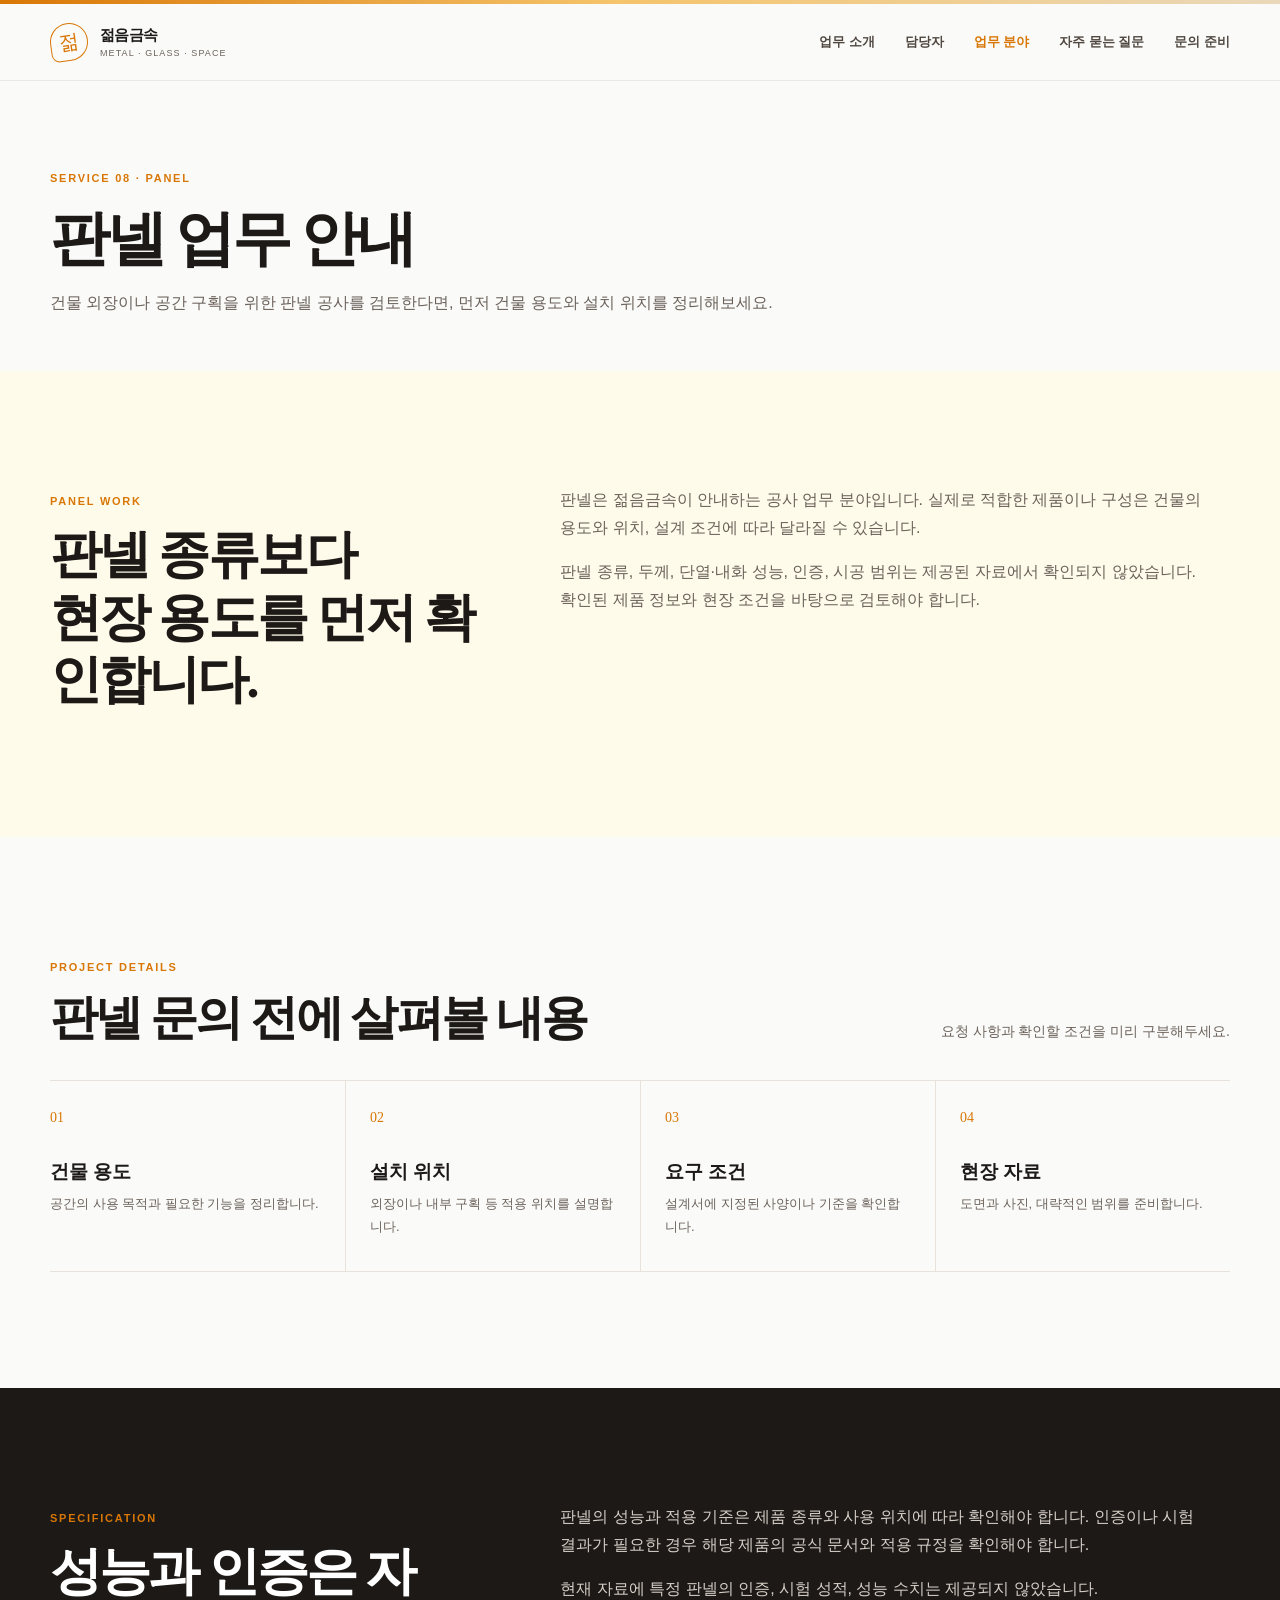
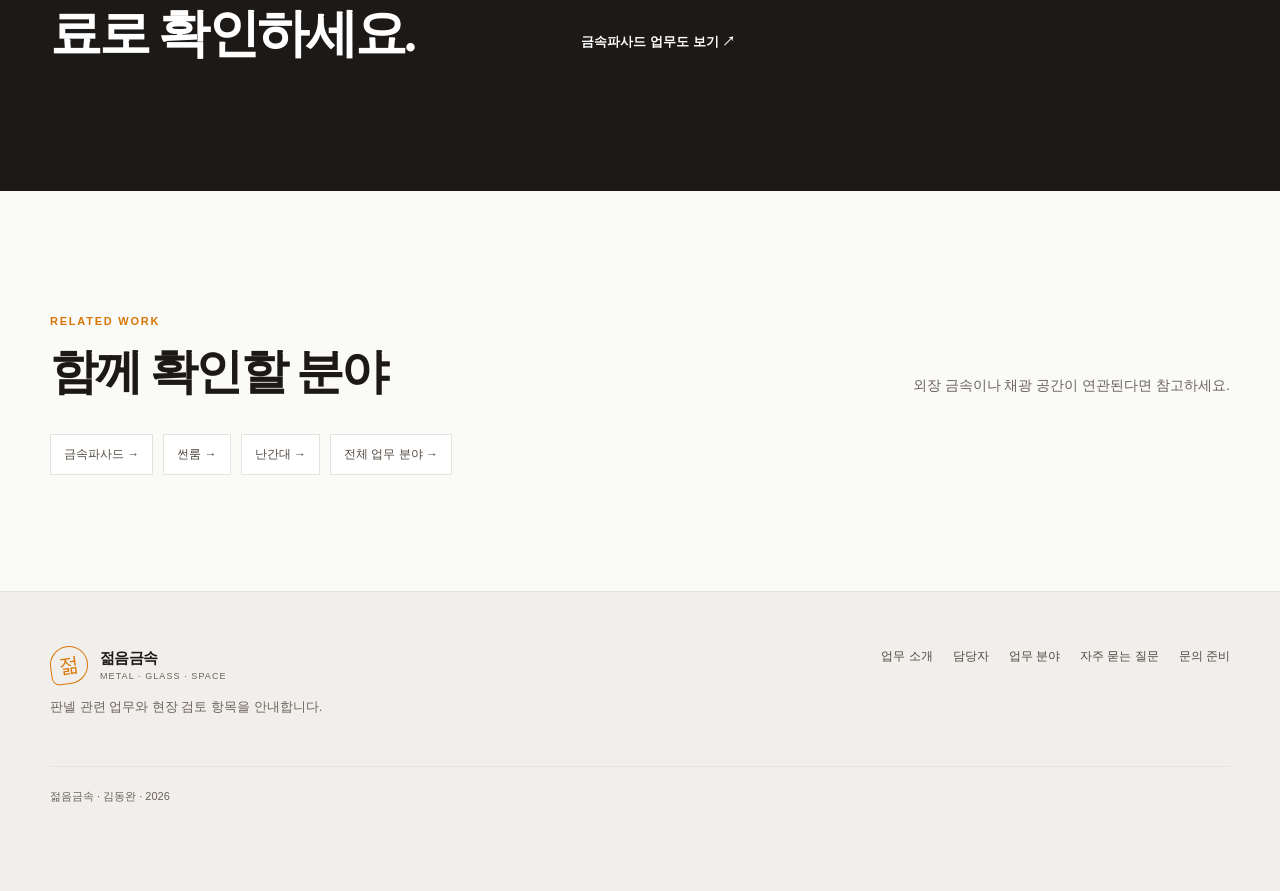
<file: panel.html>
<!doctype html>
<html lang="ko">
<head>
  <meta charset="utf-8"><meta name="viewport" content="width=device-width, initial-scale=1"><meta name="theme-color" content="#fafaf9">
  <meta name="description" content="젊음금속 판넬 업무 안내. 건물 외장이나 구획 관련 판넬 공사를 검토할 때 사용 목적, 설치 위치, 자재 사양과 현장 조건을 확인하세요.">
  <meta property="og:type" content="website"><meta property="og:locale" content="ko_KR"><meta property="og:title" content="판넬 업무 안내 | 젊음금속"><meta property="og:description" content="판넬 공사 상담 전에 확인할 사용 목적과 현장 정보.">
  <!-- 공개 도메인 확정 후 canonical URL과 og:url을 설정하세요. -->
  <title>판넬 업무 안내 | 젊음금속 외장·구획</title><link rel="icon" href="favicon.svg" type="image/svg+xml"><link rel="stylesheet" href="style.css"><script src="script.js" defer></script>
</head>
<body><div class="topline"></div><header class="site-header"><nav class="wrap nav" aria-label="주 메뉴">
  <a class="brand" href="index.html"><span class="brand-mark" aria-hidden="true">젊</span><span><span class="brand-name">젊음금속</span><span class="brand-sub">METAL · GLASS · SPACE</span></span></a>
  <button class="nav-toggle" type="button" aria-label="메뉴 열기" aria-expanded="false" aria-controls="main-menu">☰</button><div class="nav-links" id="main-menu"><a href="about.html">업무 소개</a><a href="expert.html">담당자</a><a href="services.html" aria-current="page">업무 분야</a><a href="faq.html">자주 묻는 질문</a><a href="contact.html">문의 준비</a></div>
</nav></header>
<main><section class="wrap page-hero"><span class="eyebrow">SERVICE 08 · PANEL</span><h1>판넬 업무 안내</h1><p>건물 외장이나 공간 구획을 위한 판넬 공사를 검토한다면, 먼저 건물 용도와 설치 위치를 정리해보세요.</p></section>
  <section class="section soft"><div class="wrap split"><div><span class="eyebrow">PANEL WORK</span><h2>판넬 종류보다<br>현장 용도를 먼저 확인합니다.</h2></div><div class="split-copy"><p>판넬은 젊음금속이 안내하는 공사 업무 분야입니다. 실제로 적합한 제품이나 구성은 건물의 용도와 위치, 설계 조건에 따라 달라질 수 있습니다.</p><p>판넬 종류, 두께, 단열·내화 성능, 인증, 시공 범위는 제공된 자료에서 확인되지 않았습니다. 확인된 제품 정보와 현장 조건을 바탕으로 검토해야 합니다.</p></div></div></section>
  <section class="section wrap"><div class="section-heading"><div><span class="eyebrow">PROJECT DETAILS</span><h2>판넬 문의 전에 살펴볼 내용</h2></div><p>요청 사항과 확인할 조건을 미리 구분해두세요.</p></div><div class="process"><article><b>01</b><h3>건물 용도</h3><p>공간의 사용 목적과 필요한 기능을 정리합니다.</p></article><article><b>02</b><h3>설치 위치</h3><p>외장이나 내부 구획 등 적용 위치를 설명합니다.</p></article><article><b>03</b><h3>요구 조건</h3><p>설계서에 지정된 사양이나 기준을 확인합니다.</p></article><article><b>04</b><h3>현장 자료</h3><p>도면과 사진, 대략적인 범위를 준비합니다.</p></article></div></section>
  <section class="section dark"><div class="wrap split"><div><span class="eyebrow">SPECIFICATION</span><h2>성능과 인증은 자료로 확인하세요.</h2></div><div class="split-copy" style="color:#d7d0c8"><p>판넬의 성능과 적용 기준은 제품 종류와 사용 위치에 따라 확인해야 합니다. 인증이나 시험 결과가 필요한 경우 해당 제품의 공식 문서와 적용 규정을 확인해야 합니다.</p><p>현재 자료에 특정 판넬의 인증, 시험 성적, 성능 수치는 제공되지 않았습니다.</p><a class="btn btn-primary" href="metal-facade.html">금속파사드 업무도 보기 ↗</a></div></div></section>
  <section class="section wrap"><div class="section-heading"><div><span class="eyebrow">RELATED WORK</span><h2>함께 확인할 분야</h2></div><p>외장 금속이나 채광 공간이 연관된다면 참고하세요.</p></div><div class="page-links"><a href="metal-facade.html">금속파사드 →</a><a href="sunroom.html">썬룸 →</a><a href="railing.html">난간대 →</a><a href="services.html">전체 업무 분야 →</a></div></section>
</main>
<footer class="site-footer"><div class="wrap footer-grid"><div class="footer-about"><a class="brand" href="index.html"><span class="brand-mark" aria-hidden="true">젊</span><span><span class="brand-name">젊음금속</span><span class="brand-sub">METAL · GLASS · SPACE</span></span></a><p>판넬 관련 업무와 현장 검토 항목을 안내합니다.</p></div><nav class="footer-nav" aria-label="푸터 메뉴"><a href="about.html">업무 소개</a><a href="expert.html">담당자</a><a href="services.html">업무 분야</a><a href="faq.html">자주 묻는 질문</a><a href="contact.html">문의 준비</a></nav><div class="copyright">젊음금속 · 김동완 · <span data-year>2026</span></div></div></footer><div class="mobile-inquiry"><a href="services.html">업무 분야</a><a href="contact.html">문의 준비</a></div></body></html>
</file>
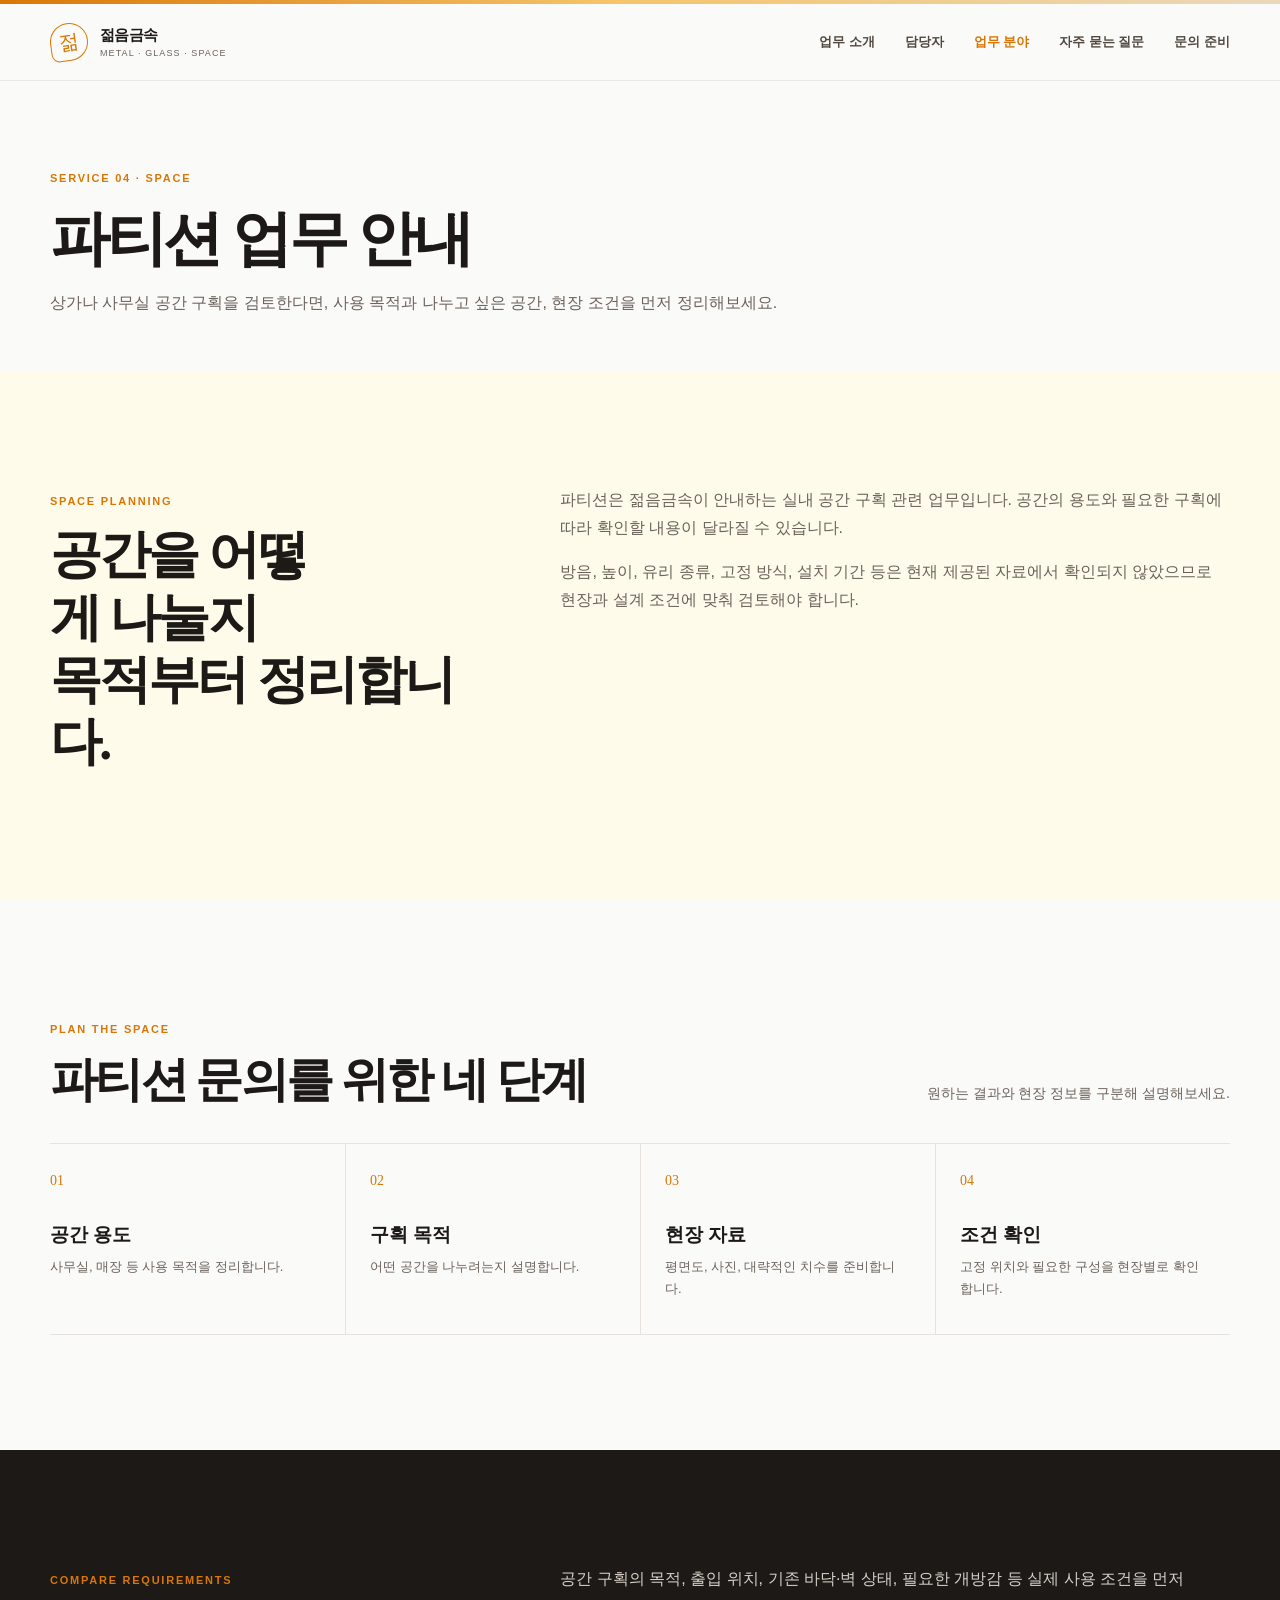
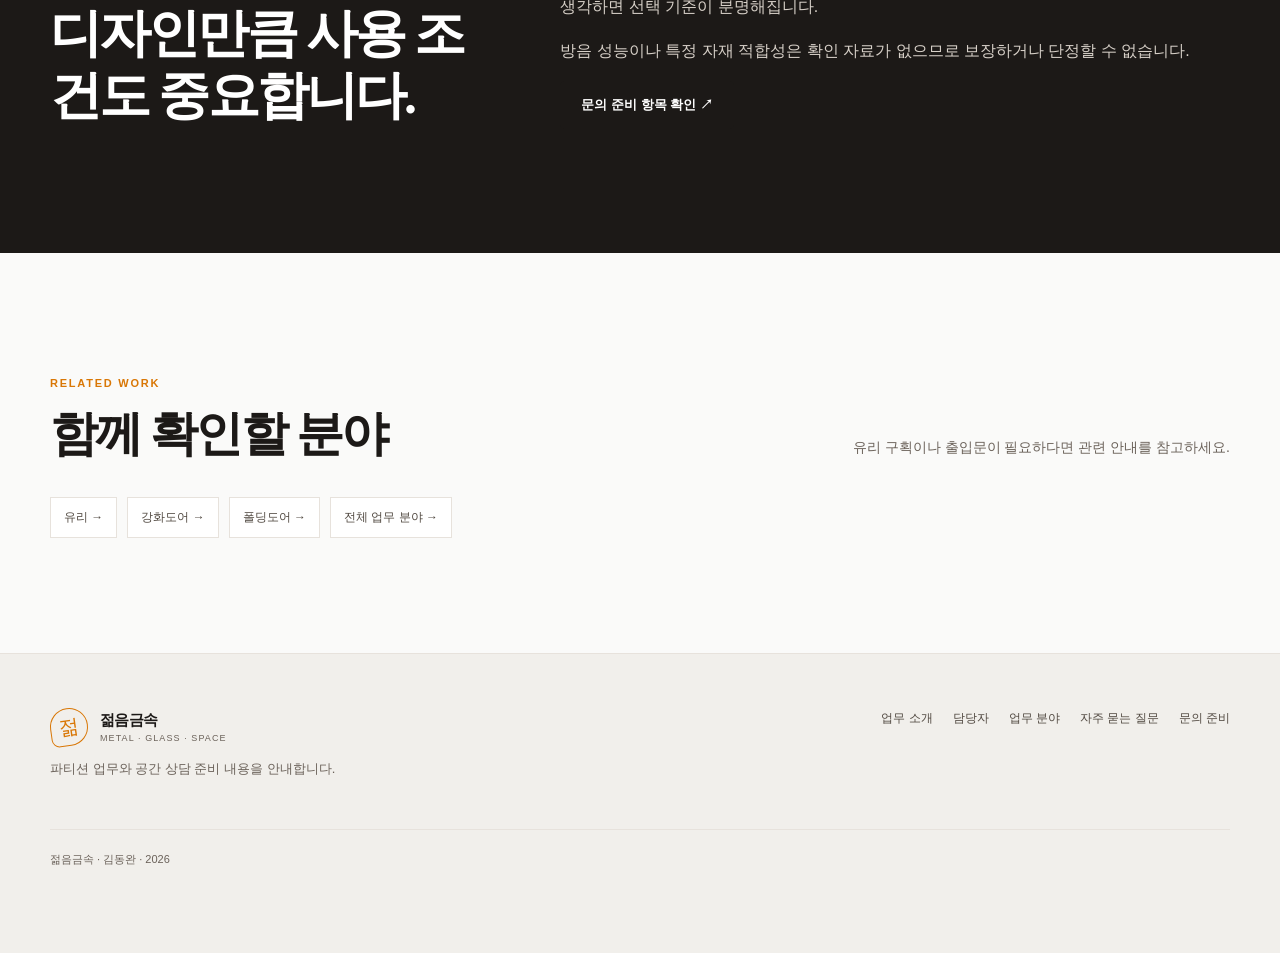
<file: partition.html>
<!doctype html>
<html lang="ko">
<head>
  <meta charset="utf-8"><meta name="viewport" content="width=device-width, initial-scale=1"><meta name="theme-color" content="#fafaf9">
  <meta name="description" content="젊음금속의 파티션 업무 안내. 상가·사무실 공간을 구획하는 공사를 알아볼 때 공간 용도, 설치 위치와 필요한 조건을 정리하세요.">
  <meta property="og:type" content="website"><meta property="og:locale" content="ko_KR"><meta property="og:title" content="파티션 업무 안내 | 젊음금속"><meta property="og:description" content="파티션 공사 문의 전 공간과 현장 조건을 정리하는 방법.">
  <!-- 공개 도메인 확정 후 canonical URL과 og:url을 설정하세요. -->
  <title>파티션 업무 안내 | 젊음금속</title><link rel="icon" href="favicon.svg" type="image/svg+xml"><link rel="stylesheet" href="style.css"><script src="script.js" defer></script>
</head>
<body><div class="topline"></div><header class="site-header"><nav class="wrap nav" aria-label="주 메뉴">
  <a class="brand" href="index.html"><span class="brand-mark" aria-hidden="true">젊</span><span><span class="brand-name">젊음금속</span><span class="brand-sub">METAL · GLASS · SPACE</span></span></a>
  <button class="nav-toggle" type="button" aria-label="메뉴 열기" aria-expanded="false" aria-controls="main-menu">☰</button><div class="nav-links" id="main-menu"><a href="about.html">업무 소개</a><a href="expert.html">담당자</a><a href="services.html" aria-current="page">업무 분야</a><a href="faq.html">자주 묻는 질문</a><a href="contact.html">문의 준비</a></div>
</nav></header>
<main><section class="wrap page-hero"><span class="eyebrow">SERVICE 04 · SPACE</span><h1>파티션 업무 안내</h1><p>상가나 사무실 공간 구획을 검토한다면, 사용 목적과 나누고 싶은 공간, 현장 조건을 먼저 정리해보세요.</p></section>
  <section class="section soft"><div class="wrap split"><div><span class="eyebrow">SPACE PLANNING</span><h2>공간을 어떻게 나눌지<br>목적부터 정리합니다.</h2></div><div class="split-copy"><p>파티션은 젊음금속이 안내하는 실내 공간 구획 관련 업무입니다. 공간의 용도와 필요한 구획에 따라 확인할 내용이 달라질 수 있습니다.</p><p>방음, 높이, 유리 종류, 고정 방식, 설치 기간 등은 현재 제공된 자료에서 확인되지 않았으므로 현장과 설계 조건에 맞춰 검토해야 합니다.</p></div></div></section>
  <section class="section wrap"><div class="section-heading"><div><span class="eyebrow">PLAN THE SPACE</span><h2>파티션 문의를 위한 네 단계</h2></div><p>원하는 결과와 현장 정보를 구분해 설명해보세요.</p></div><div class="process"><article><b>01</b><h3>공간 용도</h3><p>사무실, 매장 등 사용 목적을 정리합니다.</p></article><article><b>02</b><h3>구획 목적</h3><p>어떤 공간을 나누려는지 설명합니다.</p></article><article><b>03</b><h3>현장 자료</h3><p>평면도, 사진, 대략적인 치수를 준비합니다.</p></article><article><b>04</b><h3>조건 확인</h3><p>고정 위치와 필요한 구성을 현장별로 확인합니다.</p></article></div></section>
  <section class="section dark"><div class="wrap split"><div><span class="eyebrow">COMPARE REQUIREMENTS</span><h2>디자인만큼 사용 조건도 중요합니다.</h2></div><div class="split-copy" style="color:#d7d0c8"><p>공간 구획의 목적, 출입 위치, 기존 바닥·벽 상태, 필요한 개방감 등 실제 사용 조건을 먼저 생각하면 선택 기준이 분명해집니다.</p><p>방음 성능이나 특정 자재 적합성은 확인 자료가 없으므로 보장하거나 단정할 수 없습니다.</p><a class="btn btn-primary" href="contact.html">문의 준비 항목 확인 ↗</a></div></div></section>
  <section class="section wrap"><div class="section-heading"><div><span class="eyebrow">RELATED WORK</span><h2>함께 확인할 분야</h2></div><p>유리 구획이나 출입문이 필요하다면 관련 안내를 참고하세요.</p></div><div class="page-links"><a href="glass.html">유리 →</a><a href="strengthened-glass-door.html">강화도어 →</a><a href="folding-door.html">폴딩도어 →</a><a href="services.html">전체 업무 분야 →</a></div></section>
</main>
<footer class="site-footer"><div class="wrap footer-grid"><div class="footer-about"><a class="brand" href="index.html"><span class="brand-mark" aria-hidden="true">젊</span><span><span class="brand-name">젊음금속</span><span class="brand-sub">METAL · GLASS · SPACE</span></span></a><p>파티션 업무와 공간 상담 준비 내용을 안내합니다.</p></div><nav class="footer-nav" aria-label="푸터 메뉴"><a href="about.html">업무 소개</a><a href="expert.html">담당자</a><a href="services.html">업무 분야</a><a href="faq.html">자주 묻는 질문</a><a href="contact.html">문의 준비</a></nav><div class="copyright">젊음금속 · 김동완 · <span data-year>2026</span></div></div></footer><div class="mobile-inquiry"><a href="services.html">업무 분야</a><a href="contact.html">문의 준비</a></div></body></html>
</file>
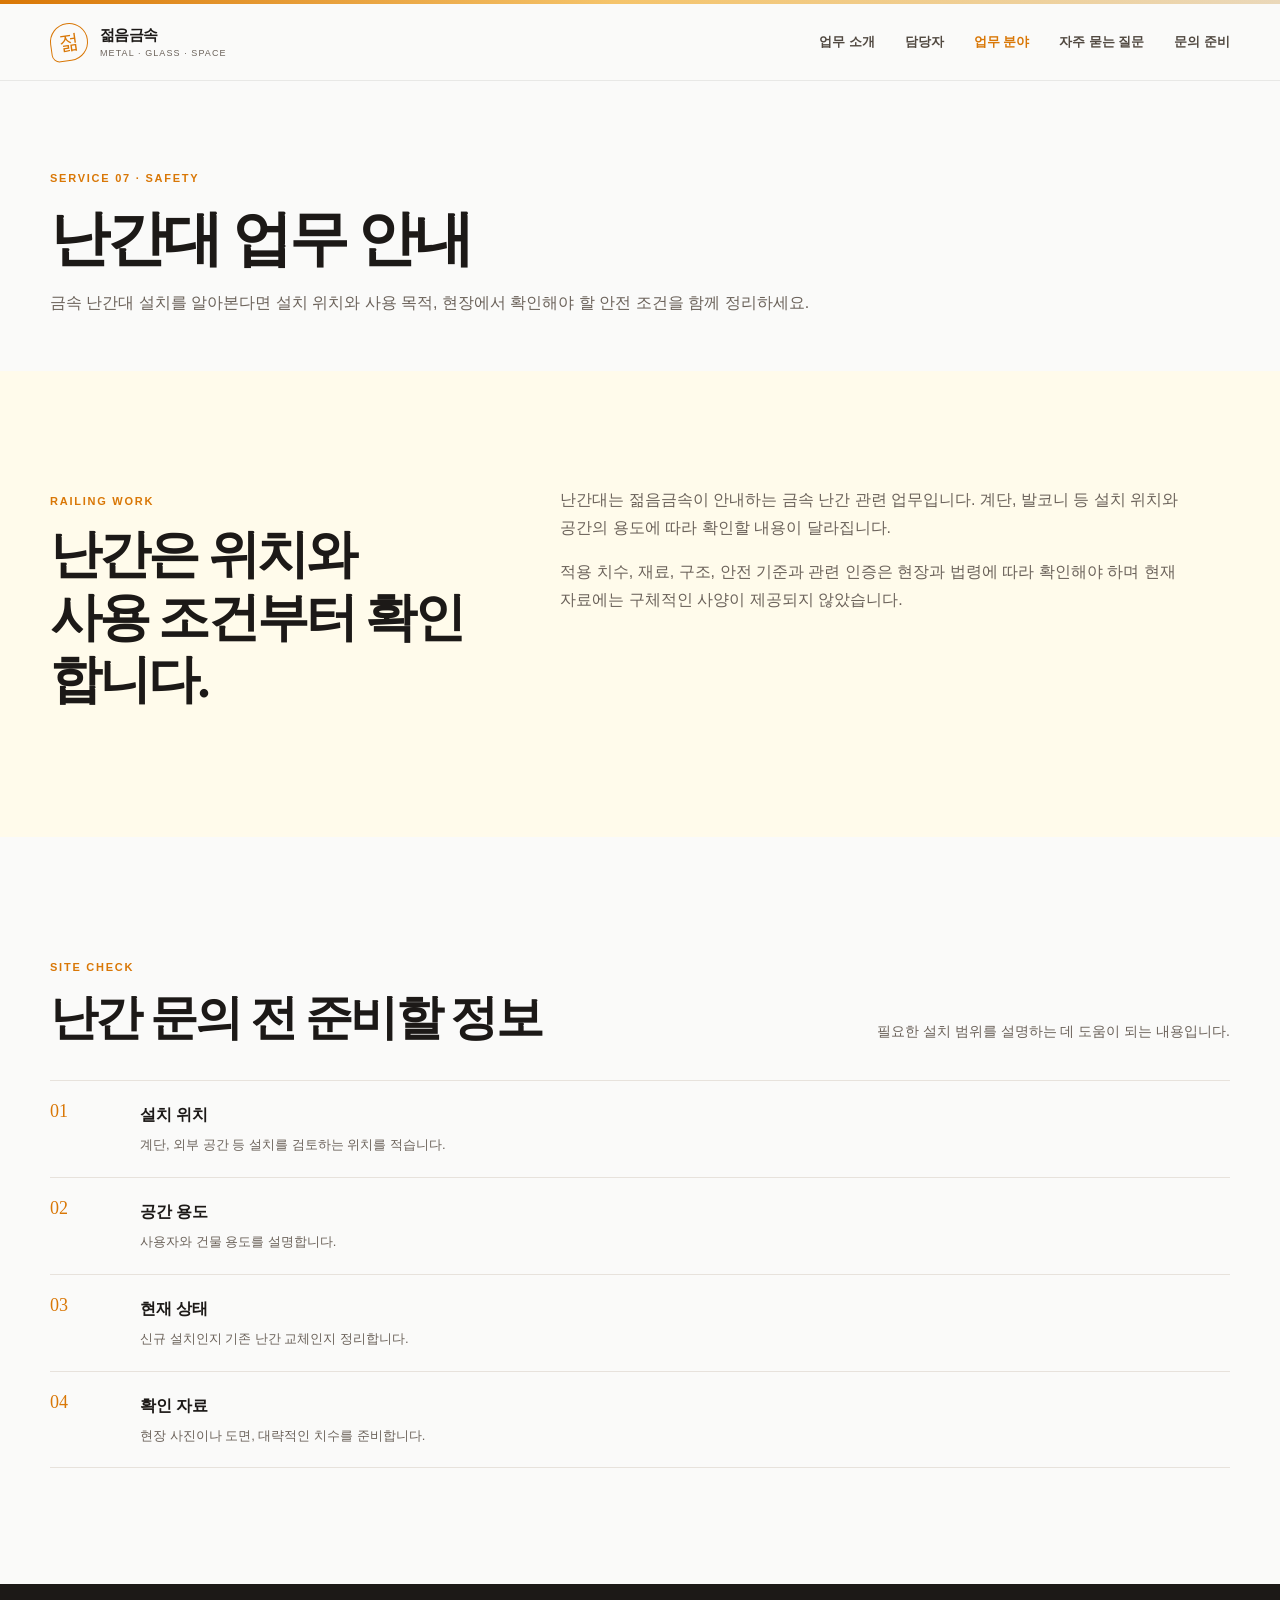
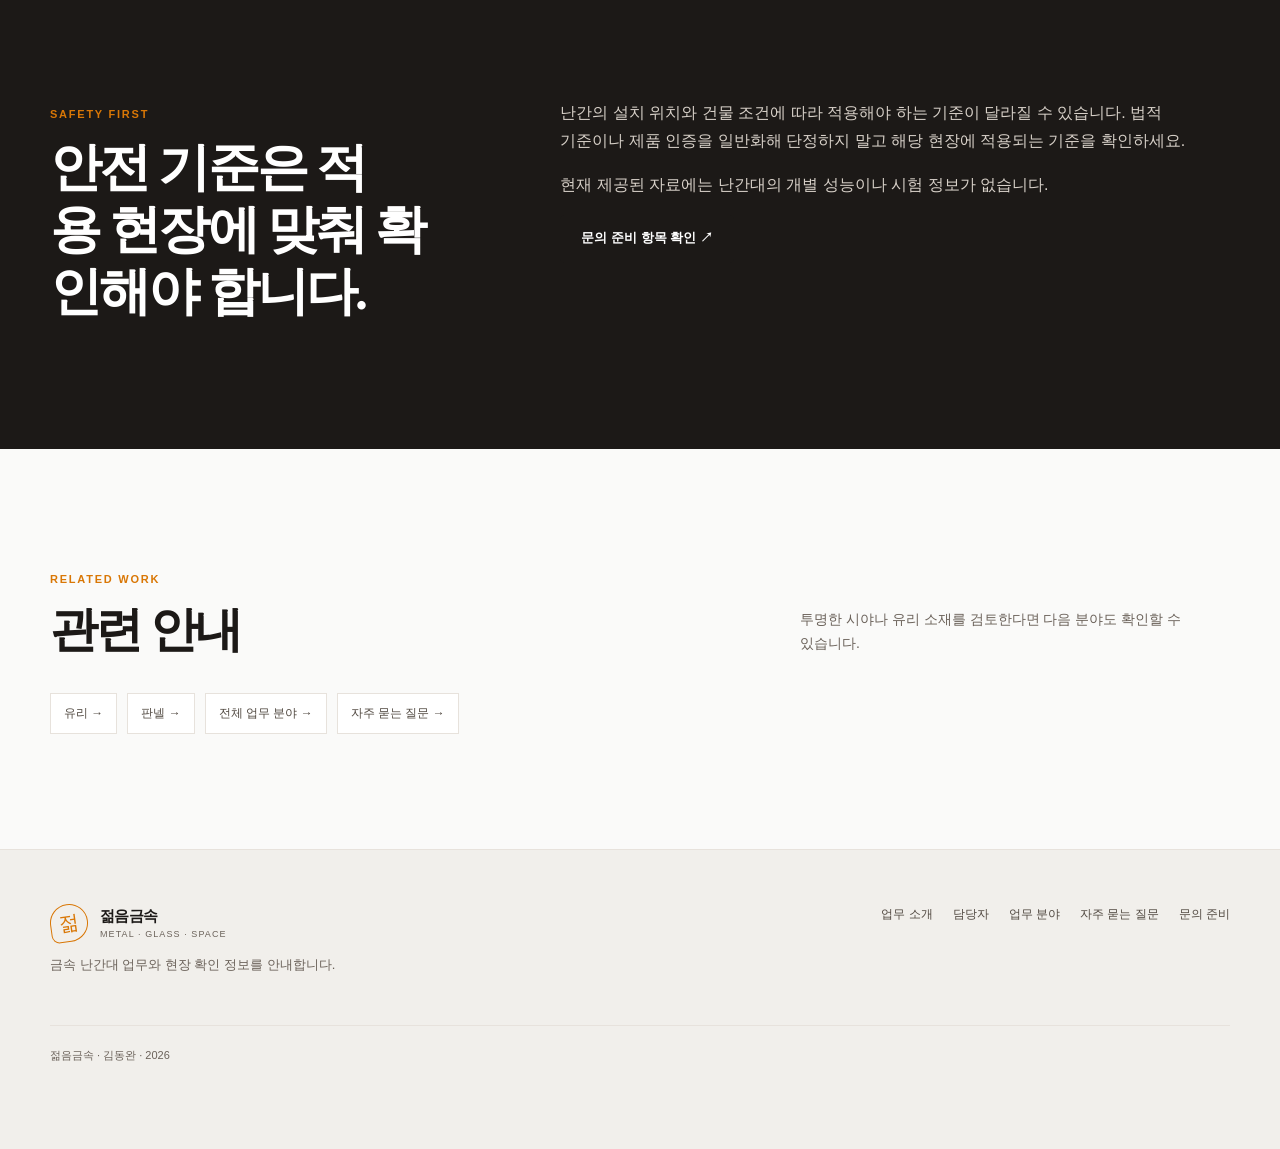
<file: railing.html>
<!doctype html>
<html lang="ko">
<head>
  <meta charset="utf-8"><meta name="viewport" content="width=device-width, initial-scale=1"><meta name="theme-color" content="#fafaf9">
  <meta name="description" content="젊음금속 난간대 업무 안내. 난간 설치를 검토할 때 설치 위치, 사용 목적, 현장 조건과 적용 안전 기준을 확인하세요.">
  <meta property="og:type" content="website"><meta property="og:locale" content="ko_KR"><meta property="og:title" content="난간대 업무 안내 | 젊음금속"><meta property="og:description" content="금속 난간대 문의 전에 정리할 설치 위치와 확인 사항.">
  <!-- 공개 도메인 확정 후 canonical URL과 og:url을 설정하세요. -->
  <title>난간대 업무 안내 | 젊음금속 금속 난간</title><link rel="icon" href="favicon.svg" type="image/svg+xml"><link rel="stylesheet" href="style.css"><script src="script.js" defer></script>
</head>
<body><div class="topline"></div><header class="site-header"><nav class="wrap nav" aria-label="주 메뉴">
  <a class="brand" href="index.html"><span class="brand-mark" aria-hidden="true">젊</span><span><span class="brand-name">젊음금속</span><span class="brand-sub">METAL · GLASS · SPACE</span></span></a>
  <button class="nav-toggle" type="button" aria-label="메뉴 열기" aria-expanded="false" aria-controls="main-menu">☰</button><div class="nav-links" id="main-menu"><a href="about.html">업무 소개</a><a href="expert.html">담당자</a><a href="services.html" aria-current="page">업무 분야</a><a href="faq.html">자주 묻는 질문</a><a href="contact.html">문의 준비</a></div>
</nav></header>
<main><section class="wrap page-hero"><span class="eyebrow">SERVICE 07 · SAFETY</span><h1>난간대 업무 안내</h1><p>금속 난간대 설치를 알아본다면 설치 위치와 사용 목적, 현장에서 확인해야 할 안전 조건을 함께 정리하세요.</p></section>
  <section class="section soft"><div class="wrap split"><div><span class="eyebrow">RAILING WORK</span><h2>난간은 위치와<br>사용 조건부터 확인합니다.</h2></div><div class="split-copy"><p>난간대는 젊음금속이 안내하는 금속 난간 관련 업무입니다. 계단, 발코니 등 설치 위치와 공간의 용도에 따라 확인할 내용이 달라집니다.</p><p>적용 치수, 재료, 구조, 안전 기준과 관련 인증은 현장과 법령에 따라 확인해야 하며 현재 자료에는 구체적인 사양이 제공되지 않았습니다.</p></div></div></section>
  <section class="section wrap"><div class="section-heading"><div><span class="eyebrow">SITE CHECK</span><h2>난간 문의 전 준비할 정보</h2></div><p>필요한 설치 범위를 설명하는 데 도움이 되는 내용입니다.</p></div><div class="info-list">
    <article class="info-row"><b>01</b><div><h3>설치 위치</h3><p>계단, 외부 공간 등 설치를 검토하는 위치를 적습니다.</p></div></article>
    <article class="info-row"><b>02</b><div><h3>공간 용도</h3><p>사용자와 건물 용도를 설명합니다.</p></div></article>
    <article class="info-row"><b>03</b><div><h3>현재 상태</h3><p>신규 설치인지 기존 난간 교체인지 정리합니다.</p></div></article>
    <article class="info-row"><b>04</b><div><h3>확인 자료</h3><p>현장 사진이나 도면, 대략적인 치수를 준비합니다.</p></div></article>
  </div></section>
  <section class="section dark"><div class="wrap split"><div><span class="eyebrow">SAFETY FIRST</span><h2>안전 기준은 적용 현장에 맞춰 확인해야 합니다.</h2></div><div class="split-copy" style="color:#d7d0c8"><p>난간의 설치 위치와 건물 조건에 따라 적용해야 하는 기준이 달라질 수 있습니다. 법적 기준이나 제품 인증을 일반화해 단정하지 말고 해당 현장에 적용되는 기준을 확인하세요.</p><p>현재 제공된 자료에는 난간대의 개별 성능이나 시험 정보가 없습니다.</p><a class="btn btn-primary" href="contact.html">문의 준비 항목 확인 ↗</a></div></div></section>
  <section class="section wrap"><div class="section-heading"><div><span class="eyebrow">RELATED WORK</span><h2>관련 안내</h2></div><p>투명한 시야나 유리 소재를 검토한다면 다음 분야도 확인할 수 있습니다.</p></div><div class="page-links"><a href="glass.html">유리 →</a><a href="panel.html">판넬 →</a><a href="services.html">전체 업무 분야 →</a><a href="faq.html">자주 묻는 질문 →</a></div></section>
</main>
<footer class="site-footer"><div class="wrap footer-grid"><div class="footer-about"><a class="brand" href="index.html"><span class="brand-mark" aria-hidden="true">젊</span><span><span class="brand-name">젊음금속</span><span class="brand-sub">METAL · GLASS · SPACE</span></span></a><p>금속 난간대 업무와 현장 확인 정보를 안내합니다.</p></div><nav class="footer-nav" aria-label="푸터 메뉴"><a href="about.html">업무 소개</a><a href="expert.html">담당자</a><a href="services.html">업무 분야</a><a href="faq.html">자주 묻는 질문</a><a href="contact.html">문의 준비</a></nav><div class="copyright">젊음금속 · 김동완 · <span data-year>2026</span></div></div></footer><div class="mobile-inquiry"><a href="services.html">업무 분야</a><a href="contact.html">문의 준비</a></div></body></html>
</file>
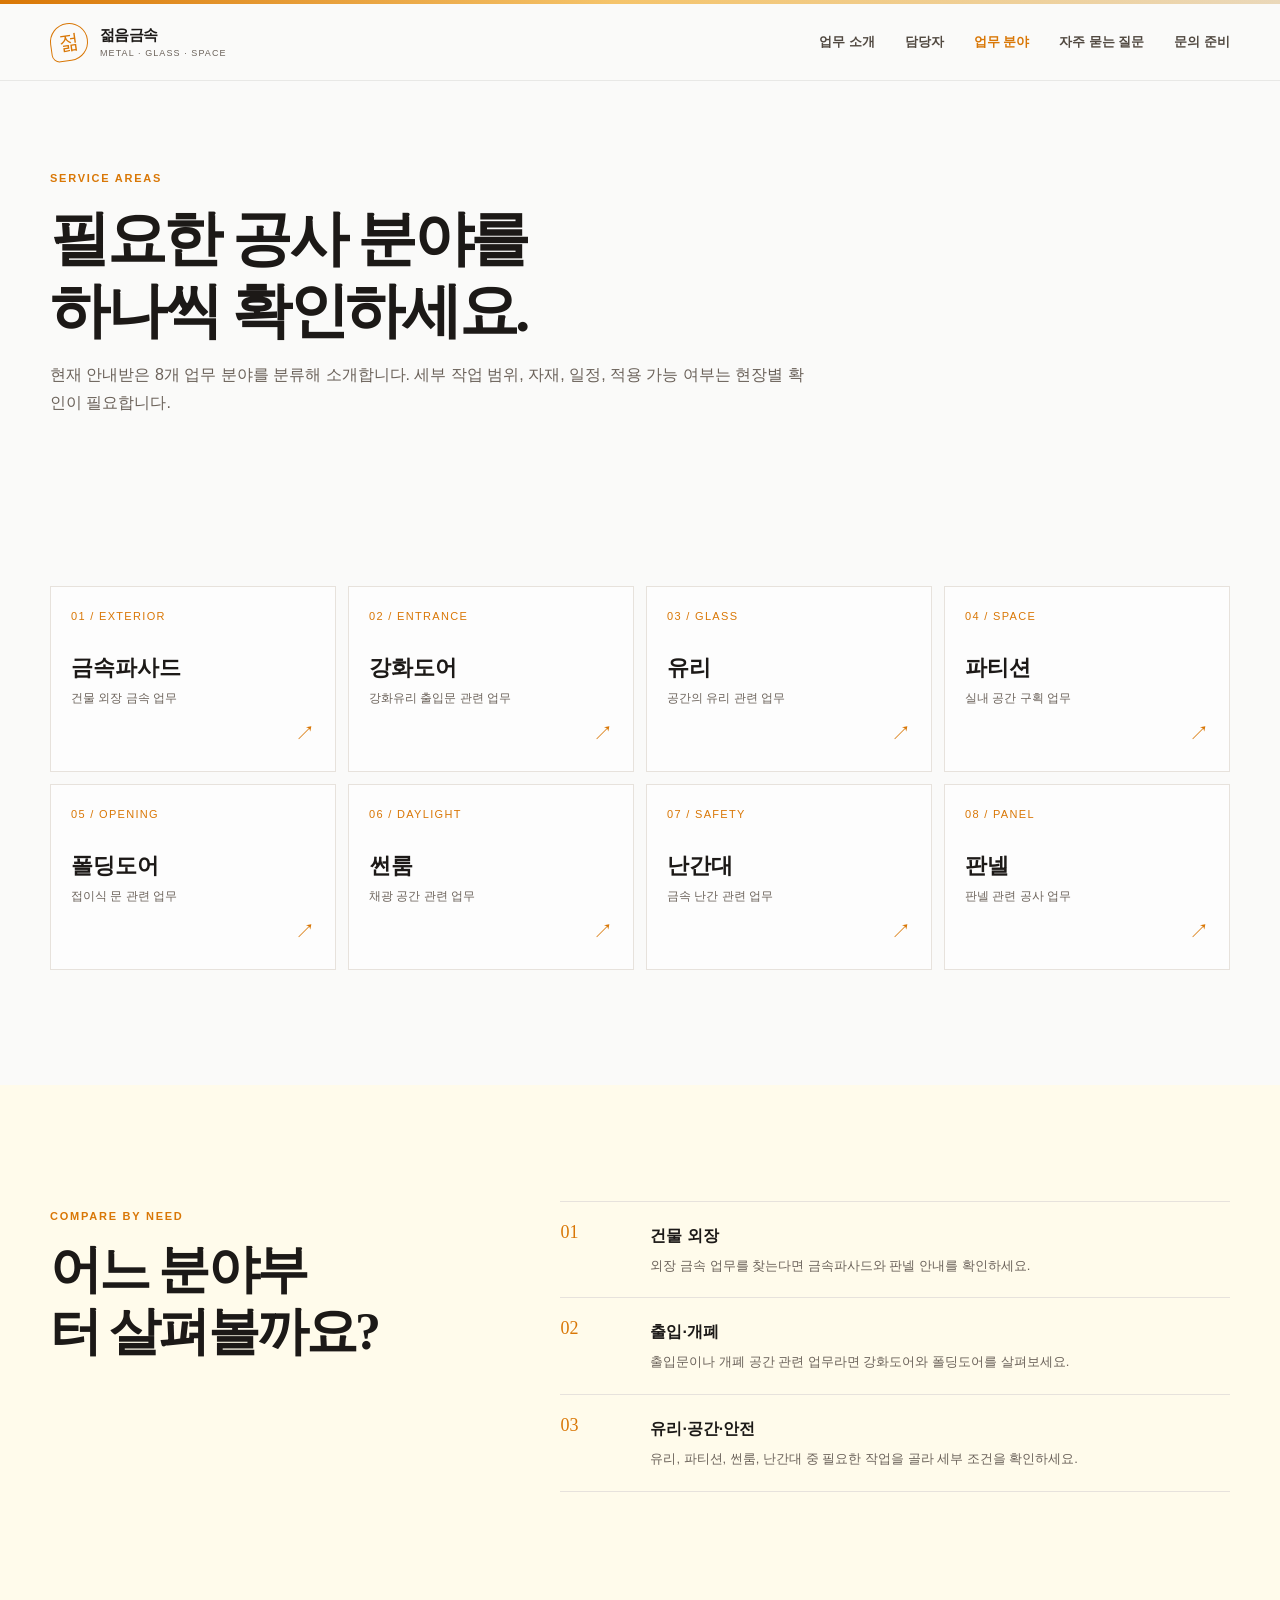
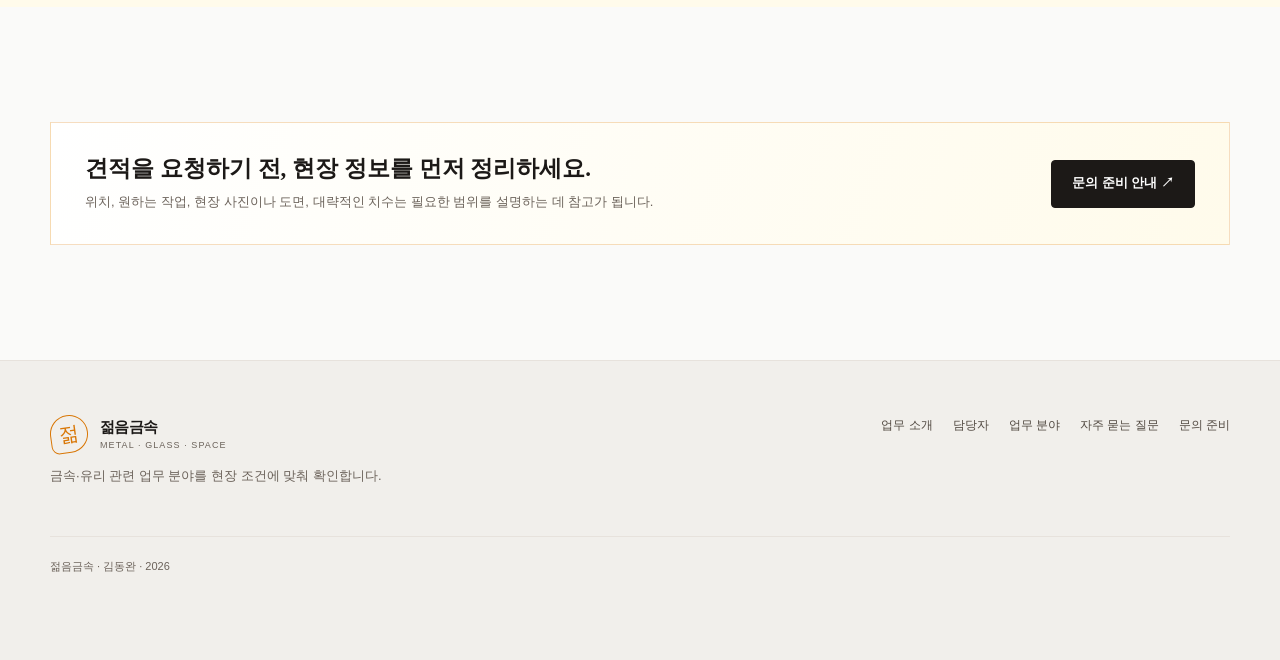
<file: services.html>
<!doctype html>
<html lang="ko">
<head>
  <meta charset="utf-8"><meta name="viewport" content="width=device-width, initial-scale=1"><meta name="theme-color" content="#fafaf9">
  <meta name="description" content="젊음금속의 금속파사드, 강화도어, 유리, 파티션, 폴딩도어, 썬룸, 난간대, 판넬 업무를 살펴보고 필요한 분야를 확인하세요.">
  <meta property="og:type" content="website"><meta property="og:locale" content="ko_KR"><meta property="og:title" content="업무 분야 | 젊음금속"><meta property="og:description" content="금속·유리 관련 8개 업무 분야별 안내.">
  <!-- 공개 도메인 확정 후 canonical URL과 og:url을 설정하세요. -->
  <title>업무 분야 | 젊음금속 금속파사드·유리·판넬</title><link rel="icon" href="favicon.svg" type="image/svg+xml"><link rel="stylesheet" href="style.css"><script src="script.js" defer></script>
</head>
<body><div class="topline"></div><header class="site-header"><nav class="wrap nav" aria-label="주 메뉴">
  <a class="brand" href="index.html"><span class="brand-mark" aria-hidden="true">젊</span><span><span class="brand-name">젊음금속</span><span class="brand-sub">METAL · GLASS · SPACE</span></span></a>
  <button class="nav-toggle" type="button" aria-label="메뉴 열기" aria-expanded="false" aria-controls="main-menu">☰</button><div class="nav-links" id="main-menu"><a href="about.html">업무 소개</a><a href="expert.html">담당자</a><a href="services.html" aria-current="page">업무 분야</a><a href="faq.html">자주 묻는 질문</a><a href="contact.html">문의 준비</a></div>
</nav></header>
<main>
  <section class="wrap page-hero"><span class="eyebrow">SERVICE AREAS</span><h1>필요한 공사 분야를<br>하나씩 확인하세요.</h1><p>현재 안내받은 8개 업무 분야를 분류해 소개합니다. 세부 작업 범위, 자재, 일정, 적용 가능 여부는 현장별 확인이 필요합니다.</p></section>
  <section class="section"><div class="wrap"><div class="service-grid">
    <a class="service-card" href="metal-facade.html"><small>01 / EXTERIOR</small><div><h3>금속파사드</h3><p>건물 외장 금속 업무</p></div><span class="service-arrow">↗</span></a>
    <a class="service-card" href="strengthened-glass-door.html"><small>02 / ENTRANCE</small><div><h3>강화도어</h3><p>강화유리 출입문 관련 업무</p></div><span class="service-arrow">↗</span></a>
    <a class="service-card" href="glass.html"><small>03 / GLASS</small><div><h3>유리</h3><p>공간의 유리 관련 업무</p></div><span class="service-arrow">↗</span></a>
    <a class="service-card" href="partition.html"><small>04 / SPACE</small><div><h3>파티션</h3><p>실내 공간 구획 업무</p></div><span class="service-arrow">↗</span></a>
    <a class="service-card" href="folding-door.html"><small>05 / OPENING</small><div><h3>폴딩도어</h3><p>접이식 문 관련 업무</p></div><span class="service-arrow">↗</span></a>
    <a class="service-card" href="sunroom.html"><small>06 / DAYLIGHT</small><div><h3>썬룸</h3><p>채광 공간 관련 업무</p></div><span class="service-arrow">↗</span></a>
    <a class="service-card" href="railing.html"><small>07 / SAFETY</small><div><h3>난간대</h3><p>금속 난간 관련 업무</p></div><span class="service-arrow">↗</span></a>
    <a class="service-card" href="panel.html"><small>08 / PANEL</small><div><h3>판넬</h3><p>판넬 관련 공사 업무</p></div><span class="service-arrow">↗</span></a>
  </div></div></section>
  <section class="section soft"><div class="wrap split"><div><span class="eyebrow">COMPARE BY NEED</span><h2>어느 분야부터 살펴볼까요?</h2></div><div class="info-list">
    <article class="info-row"><b>01</b><div><h3>건물 외장</h3><p>외장 금속 업무를 찾는다면 금속파사드와 판넬 안내를 확인하세요.</p></div></article>
    <article class="info-row"><b>02</b><div><h3>출입·개폐</h3><p>출입문이나 개폐 공간 관련 업무라면 강화도어와 폴딩도어를 살펴보세요.</p></div></article>
    <article class="info-row"><b>03</b><div><h3>유리·공간·안전</h3><p>유리, 파티션, 썬룸, 난간대 중 필요한 작업을 골라 세부 조건을 확인하세요.</p></div></article>
  </div></div></section>
  <section class="section wrap"><div class="note-box"><div><strong>견적을 요청하기 전, 현장 정보를 먼저 정리하세요.</strong><p>위치, 원하는 작업, 현장 사진이나 도면, 대략적인 치수는 필요한 범위를 설명하는 데 참고가 됩니다.</p></div><a class="btn" href="contact.html">문의 준비 안내 ↗</a></div></section>
</main>
<footer class="site-footer"><div class="wrap footer-grid"><div class="footer-about"><a class="brand" href="index.html"><span class="brand-mark" aria-hidden="true">젊</span><span><span class="brand-name">젊음금속</span><span class="brand-sub">METAL · GLASS · SPACE</span></span></a><p>금속·유리 관련 업무 분야를 현장 조건에 맞춰 확인합니다.</p></div><nav class="footer-nav" aria-label="푸터 메뉴"><a href="about.html">업무 소개</a><a href="expert.html">담당자</a><a href="services.html">업무 분야</a><a href="faq.html">자주 묻는 질문</a><a href="contact.html">문의 준비</a></nav><div class="copyright">젊음금속 · 김동완 · <span data-year>2026</span></div></div></footer>
<div class="mobile-inquiry"><a href="faq.html">질문 보기</a><a href="contact.html">문의 준비</a></div></body></html>
</file>
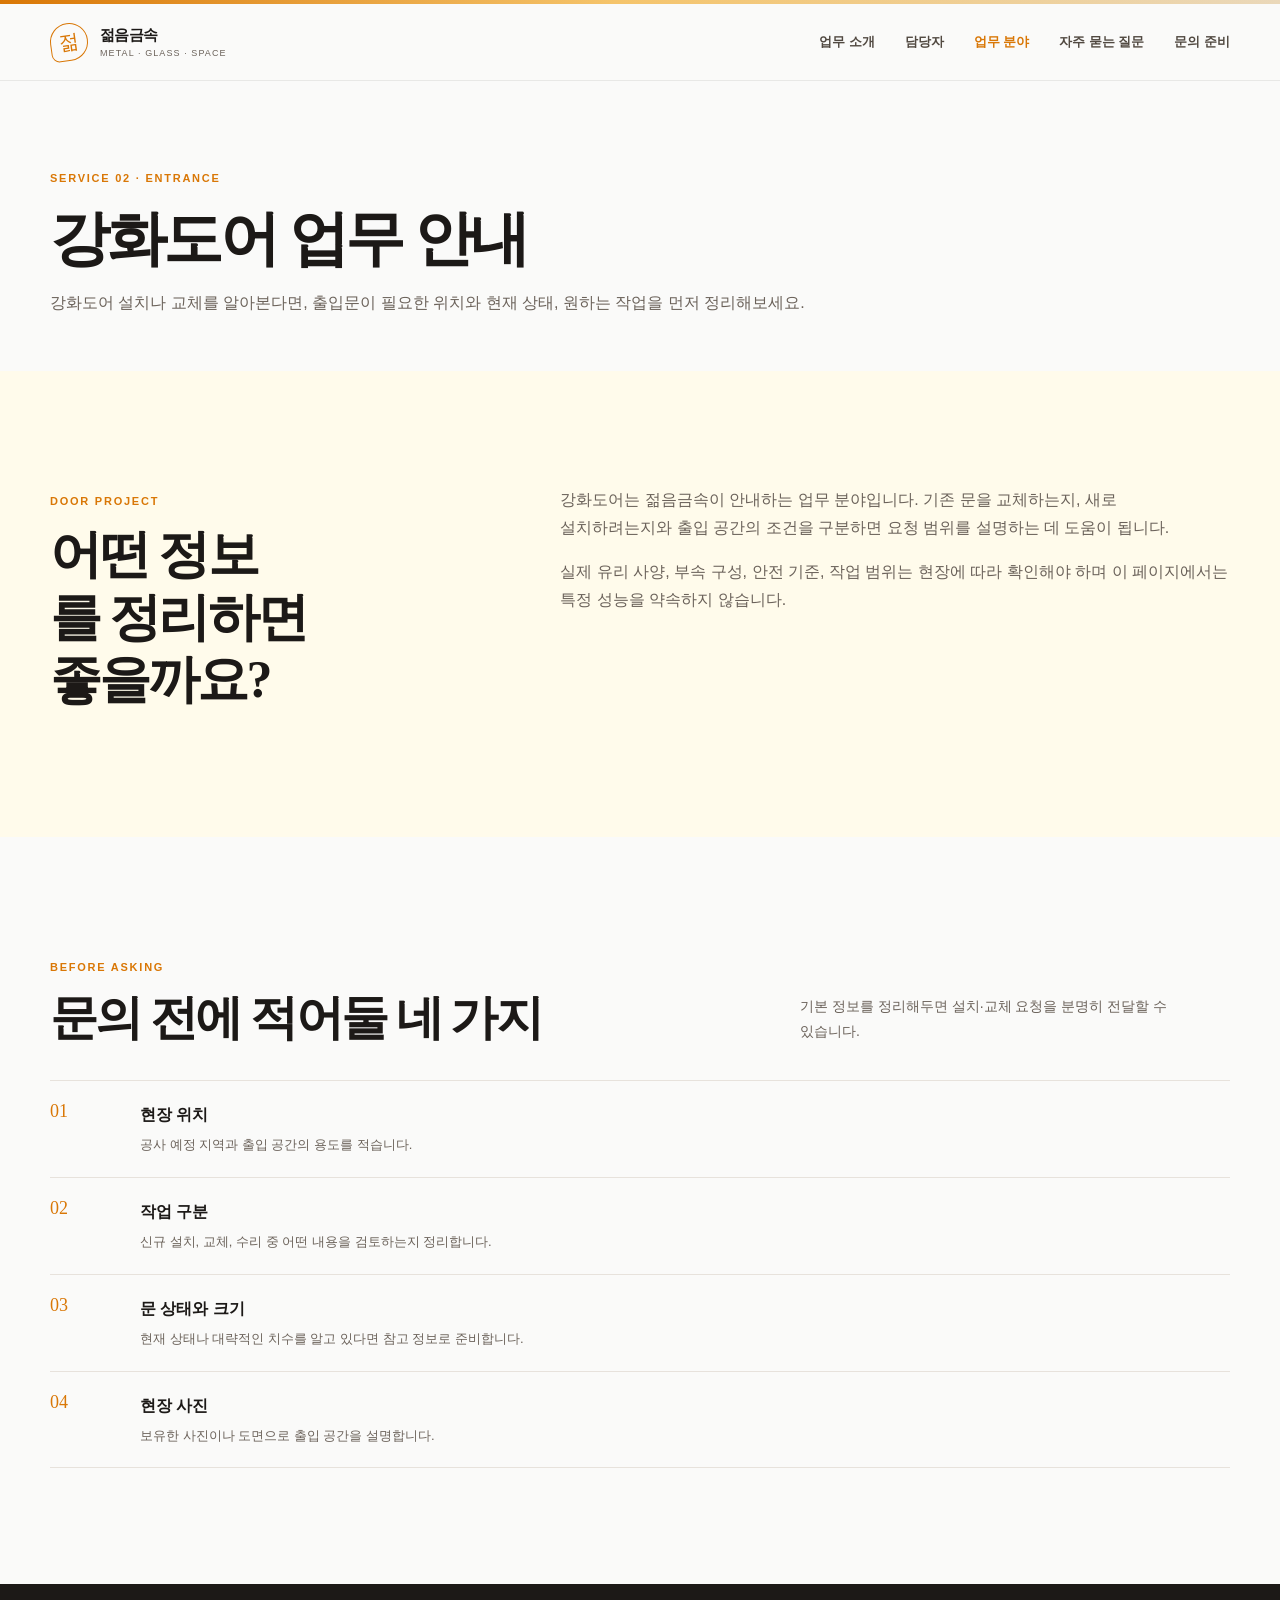
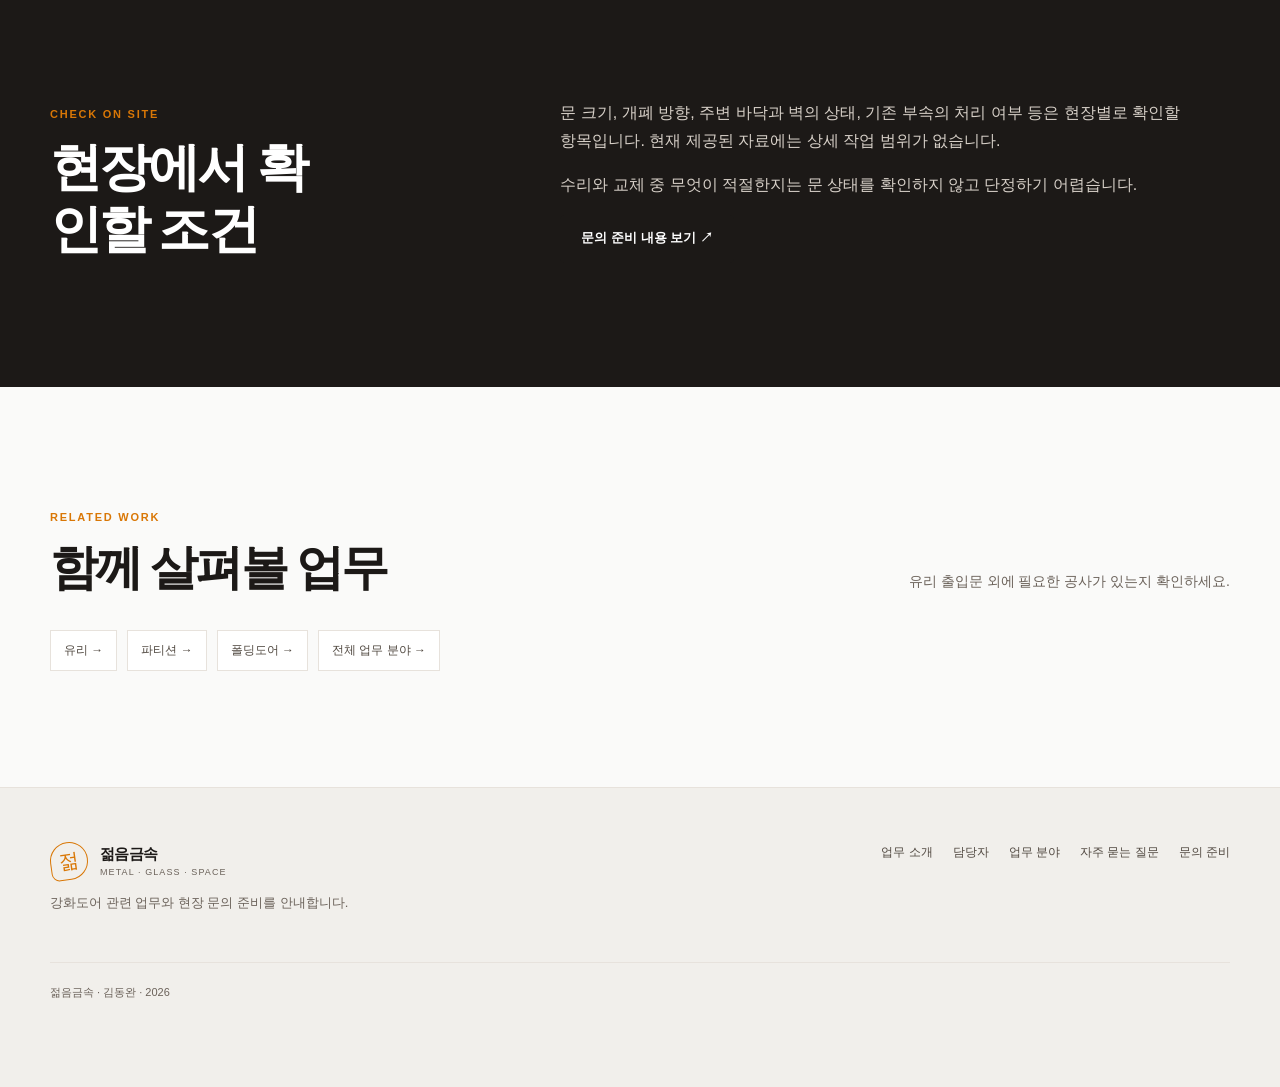
<file: strengthened-glass-door.html>
<!doctype html>
<html lang="ko">
<head>
  <meta charset="utf-8"><meta name="viewport" content="width=device-width, initial-scale=1"><meta name="theme-color" content="#fafaf9">
  <meta name="description" content="젊음금속의 강화도어 업무 안내. 출입문 설치·교체를 알아볼 때 현장 개구부, 사용 환경, 필요한 범위와 준비 자료를 확인하세요.">
  <meta property="og:type" content="website"><meta property="og:locale" content="ko_KR"><meta property="og:title" content="강화도어 업무 안내 | 젊음금속"><meta property="og:description" content="강화도어 문의 전에 정리할 현장 정보와 확인 사항.">
  <!-- 공개 도메인 확정 후 canonical URL과 og:url을 설정하세요. -->
  <title>강화도어 업무 안내 | 젊음금속</title><link rel="icon" href="favicon.svg" type="image/svg+xml"><link rel="stylesheet" href="style.css"><script src="script.js" defer></script>
</head>
<body><div class="topline"></div><header class="site-header"><nav class="wrap nav" aria-label="주 메뉴">
  <a class="brand" href="index.html"><span class="brand-mark" aria-hidden="true">젊</span><span><span class="brand-name">젊음금속</span><span class="brand-sub">METAL · GLASS · SPACE</span></span></a>
  <button class="nav-toggle" type="button" aria-label="메뉴 열기" aria-expanded="false" aria-controls="main-menu">☰</button><div class="nav-links" id="main-menu"><a href="about.html">업무 소개</a><a href="expert.html">담당자</a><a href="services.html" aria-current="page">업무 분야</a><a href="faq.html">자주 묻는 질문</a><a href="contact.html">문의 준비</a></div>
</nav></header>
<main><section class="wrap page-hero"><span class="eyebrow">SERVICE 02 · ENTRANCE</span><h1>강화도어 업무 안내</h1><p>강화도어 설치나 교체를 알아본다면, 출입문이 필요한 위치와 현재 상태, 원하는 작업을 먼저 정리해보세요.</p></section>
  <section class="section soft"><div class="wrap split"><div><span class="eyebrow">DOOR PROJECT</span><h2>어떤 정보를 정리하면<br>좋을까요?</h2></div><div class="split-copy"><p>강화도어는 젊음금속이 안내하는 업무 분야입니다. 기존 문을 교체하는지, 새로 설치하려는지와 출입 공간의 조건을 구분하면 요청 범위를 설명하는 데 도움이 됩니다.</p><p>실제 유리 사양, 부속 구성, 안전 기준, 작업 범위는 현장에 따라 확인해야 하며 이 페이지에서는 특정 성능을 약속하지 않습니다.</p></div></div></section>
  <section class="section wrap"><div class="section-heading"><div><span class="eyebrow">BEFORE ASKING</span><h2>문의 전에 적어둘 네 가지</h2></div><p>기본 정보를 정리해두면 설치·교체 요청을 분명히 전달할 수 있습니다.</p></div><div class="info-list">
    <article class="info-row"><b>01</b><div><h3>현장 위치</h3><p>공사 예정 지역과 출입 공간의 용도를 적습니다.</p></div></article>
    <article class="info-row"><b>02</b><div><h3>작업 구분</h3><p>신규 설치, 교체, 수리 중 어떤 내용을 검토하는지 정리합니다.</p></div></article>
    <article class="info-row"><b>03</b><div><h3>문 상태와 크기</h3><p>현재 상태나 대략적인 치수를 알고 있다면 참고 정보로 준비합니다.</p></div></article>
    <article class="info-row"><b>04</b><div><h3>현장 사진</h3><p>보유한 사진이나 도면으로 출입 공간을 설명합니다.</p></div></article>
  </div></section>
  <section class="section dark"><div class="wrap split"><div><span class="eyebrow">CHECK ON SITE</span><h2>현장에서 확인할 조건</h2></div><div class="split-copy" style="color:#d7d0c8"><p>문 크기, 개폐 방향, 주변 바닥과 벽의 상태, 기존 부속의 처리 여부 등은 현장별로 확인할 항목입니다. 현재 제공된 자료에는 상세 작업 범위가 없습니다.</p><p>수리와 교체 중 무엇이 적절한지는 문 상태를 확인하지 않고 단정하기 어렵습니다.</p><a class="btn btn-primary" href="contact.html">문의 준비 내용 보기 ↗</a></div></div></section>
  <section class="section wrap"><div class="section-heading"><div><span class="eyebrow">RELATED WORK</span><h2>함께 살펴볼 업무</h2></div><p>유리 출입문 외에 필요한 공사가 있는지 확인하세요.</p></div><div class="page-links"><a href="glass.html">유리 →</a><a href="partition.html">파티션 →</a><a href="folding-door.html">폴딩도어 →</a><a href="services.html">전체 업무 분야 →</a></div></section>
</main>
<footer class="site-footer"><div class="wrap footer-grid"><div class="footer-about"><a class="brand" href="index.html"><span class="brand-mark" aria-hidden="true">젊</span><span><span class="brand-name">젊음금속</span><span class="brand-sub">METAL · GLASS · SPACE</span></span></a><p>강화도어 관련 업무와 현장 문의 준비를 안내합니다.</p></div><nav class="footer-nav" aria-label="푸터 메뉴"><a href="about.html">업무 소개</a><a href="expert.html">담당자</a><a href="services.html">업무 분야</a><a href="faq.html">자주 묻는 질문</a><a href="contact.html">문의 준비</a></nav><div class="copyright">젊음금속 · 김동완 · <span data-year>2026</span></div></div></footer><div class="mobile-inquiry"><a href="services.html">업무 분야</a><a href="contact.html">문의 준비</a></div></body></html>
</file>
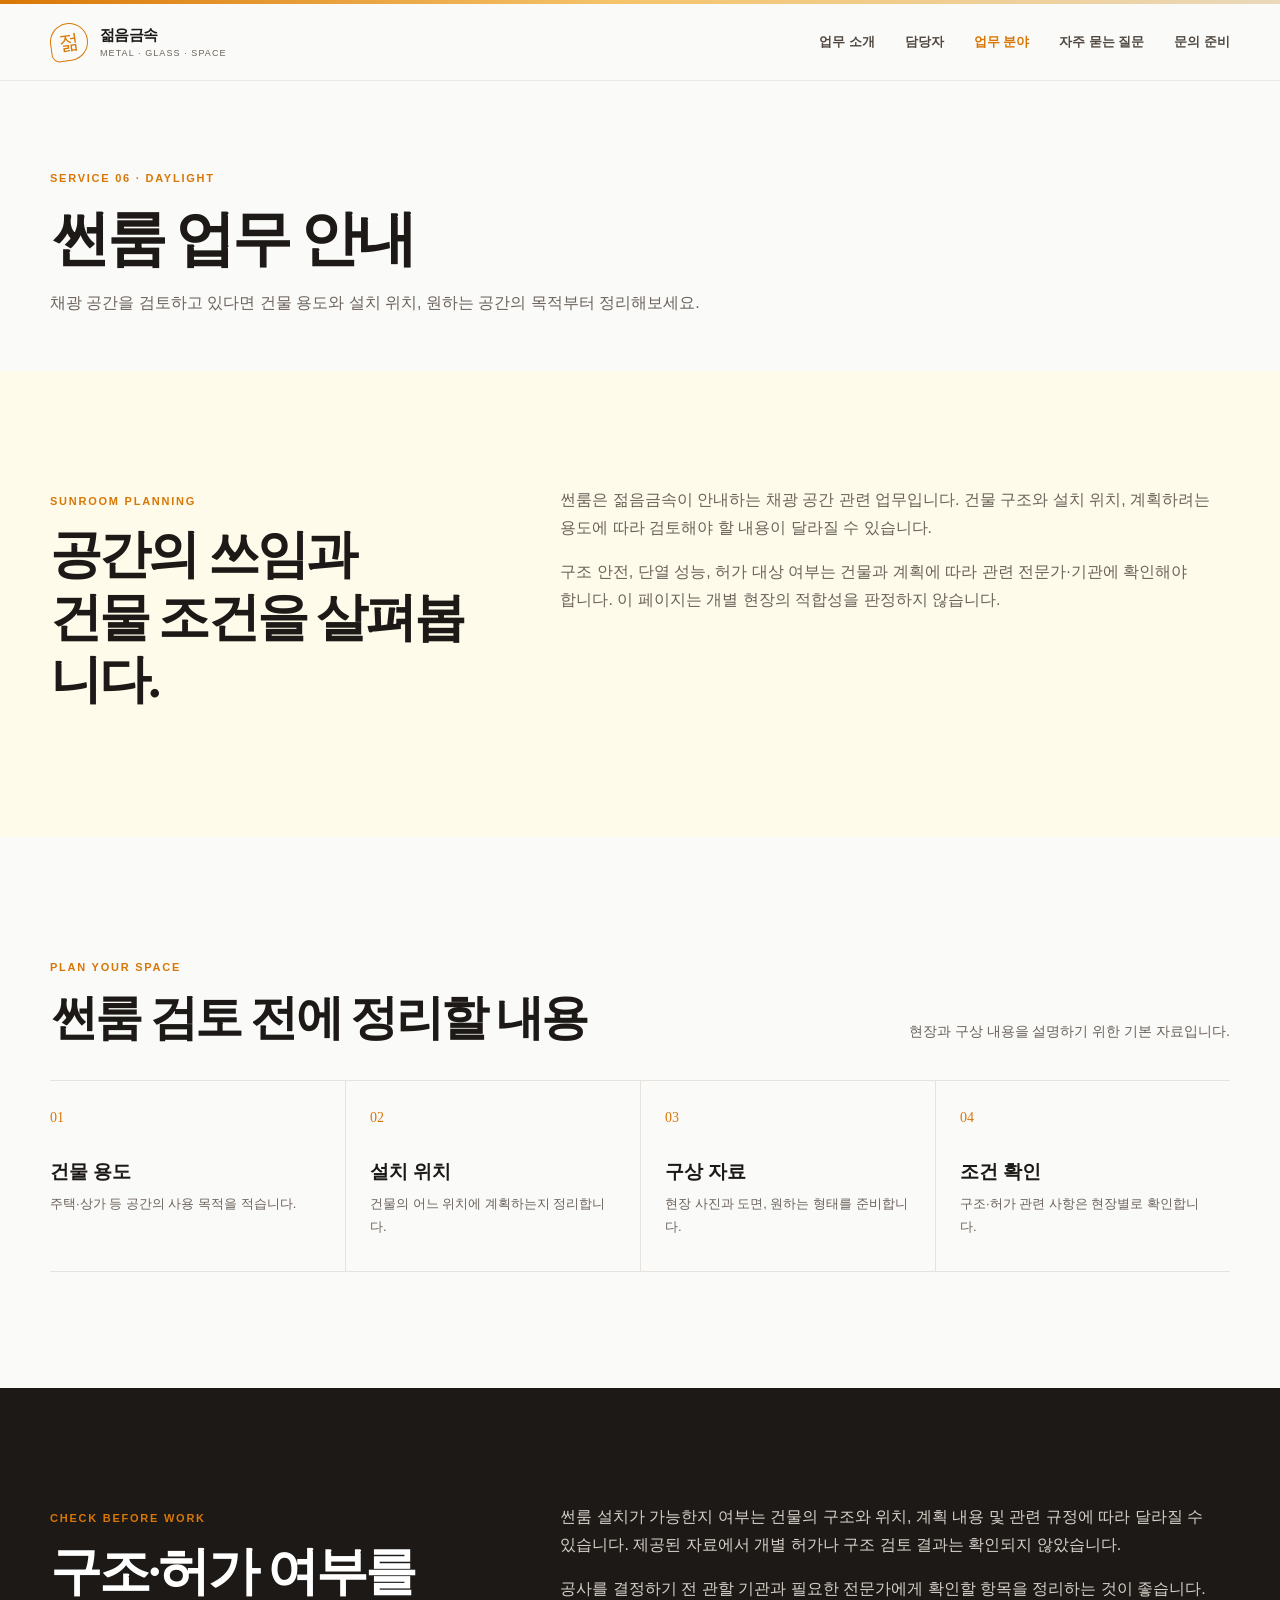
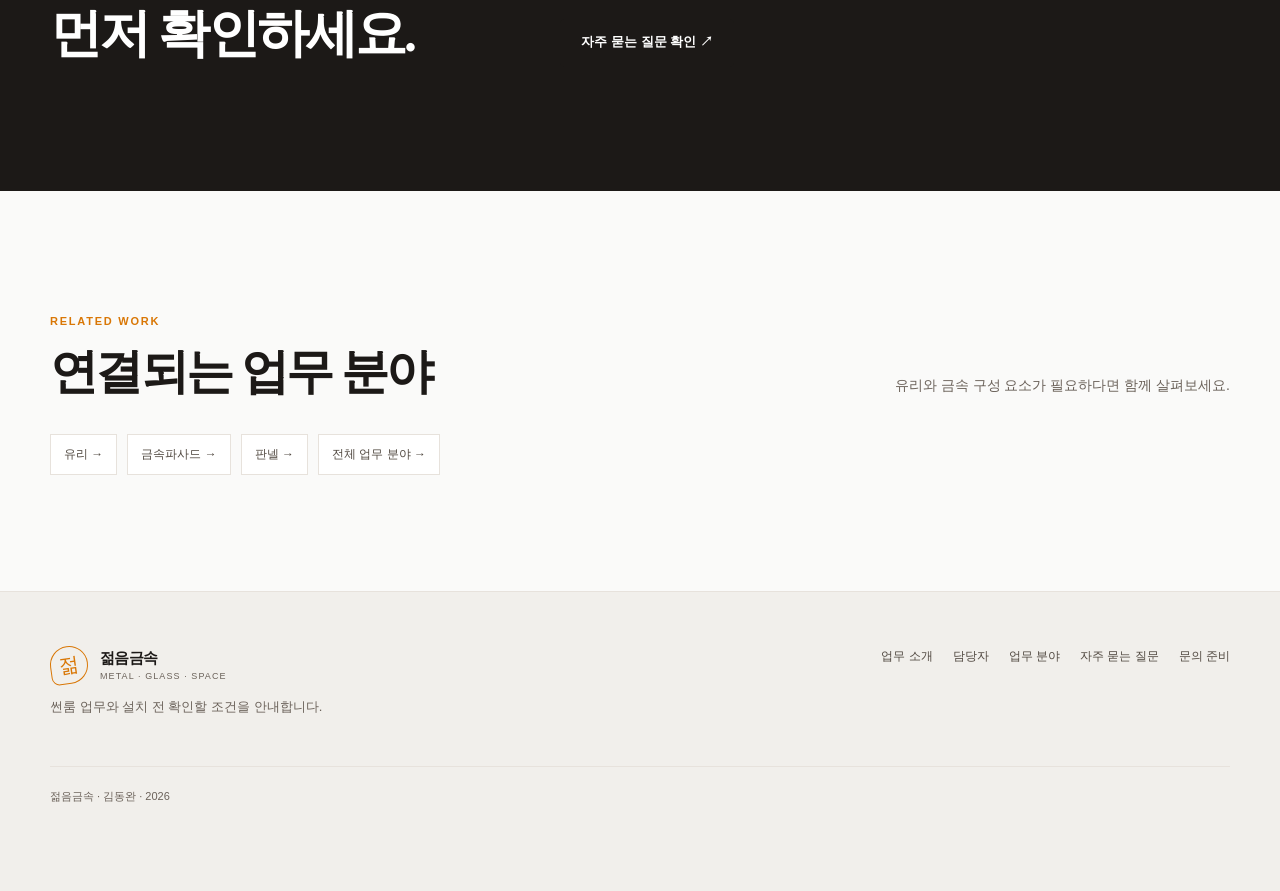
<file: sunroom.html>
<!doctype html>
<html lang="ko">
<head>
  <meta charset="utf-8"><meta name="viewport" content="width=device-width, initial-scale=1"><meta name="theme-color" content="#fafaf9">
  <meta name="description" content="젊음금속 썬룸 업무 안내. 채광 공간을 계획할 때 건물 용도, 설치 위치, 구조와 허가 여부 등 확인할 조건을 정리하세요.">
  <meta property="og:type" content="website"><meta property="og:locale" content="ko_KR"><meta property="og:title" content="썬룸 업무 안내 | 젊음금속"><meta property="og:description" content="썬룸 관련 상담 전에 확인할 공간과 현장 조건.">
  <!-- 공개 도메인 확정 후 canonical URL과 og:url을 설정하세요. -->
  <title>썬룸 업무 안내 | 젊음금속 채광 공간</title><link rel="icon" href="favicon.svg" type="image/svg+xml"><link rel="stylesheet" href="style.css"><script src="script.js" defer></script>
</head>
<body><div class="topline"></div><header class="site-header"><nav class="wrap nav" aria-label="주 메뉴">
  <a class="brand" href="index.html"><span class="brand-mark" aria-hidden="true">젊</span><span><span class="brand-name">젊음금속</span><span class="brand-sub">METAL · GLASS · SPACE</span></span></a>
  <button class="nav-toggle" type="button" aria-label="메뉴 열기" aria-expanded="false" aria-controls="main-menu">☰</button><div class="nav-links" id="main-menu"><a href="about.html">업무 소개</a><a href="expert.html">담당자</a><a href="services.html" aria-current="page">업무 분야</a><a href="faq.html">자주 묻는 질문</a><a href="contact.html">문의 준비</a></div>
</nav></header>
<main><section class="wrap page-hero"><span class="eyebrow">SERVICE 06 · DAYLIGHT</span><h1>썬룸 업무 안내</h1><p>채광 공간을 검토하고 있다면 건물 용도와 설치 위치, 원하는 공간의 목적부터 정리해보세요.</p></section>
  <section class="section soft"><div class="wrap split"><div><span class="eyebrow">SUNROOM PLANNING</span><h2>공간의 쓰임과<br>건물 조건을 살펴봅니다.</h2></div><div class="split-copy"><p>썬룸은 젊음금속이 안내하는 채광 공간 관련 업무입니다. 건물 구조와 설치 위치, 계획하려는 용도에 따라 검토해야 할 내용이 달라질 수 있습니다.</p><p>구조 안전, 단열 성능, 허가 대상 여부는 건물과 계획에 따라 관련 전문가·기관에 확인해야 합니다. 이 페이지는 개별 현장의 적합성을 판정하지 않습니다.</p></div></div></section>
  <section class="section wrap"><div class="section-heading"><div><span class="eyebrow">PLAN YOUR SPACE</span><h2>썬룸 검토 전에 정리할 내용</h2></div><p>현장과 구상 내용을 설명하기 위한 기본 자료입니다.</p></div><div class="process"><article><b>01</b><h3>건물 용도</h3><p>주택·상가 등 공간의 사용 목적을 적습니다.</p></article><article><b>02</b><h3>설치 위치</h3><p>건물의 어느 위치에 계획하는지 정리합니다.</p></article><article><b>03</b><h3>구상 자료</h3><p>현장 사진과 도면, 원하는 형태를 준비합니다.</p></article><article><b>04</b><h3>조건 확인</h3><p>구조·허가 관련 사항은 현장별로 확인합니다.</p></article></div></section>
  <section class="section dark"><div class="wrap split"><div><span class="eyebrow">CHECK BEFORE WORK</span><h2>구조·허가 여부를 먼저 확인하세요.</h2></div><div class="split-copy" style="color:#d7d0c8"><p>썬룸 설치가 가능한지 여부는 건물의 구조와 위치, 계획 내용 및 관련 규정에 따라 달라질 수 있습니다. 제공된 자료에서 개별 허가나 구조 검토 결과는 확인되지 않았습니다.</p><p>공사를 결정하기 전 관할 기관과 필요한 전문가에게 확인할 항목을 정리하는 것이 좋습니다.</p><a class="btn btn-primary" href="faq.html">자주 묻는 질문 확인 ↗</a></div></div></section>
  <section class="section wrap"><div class="section-heading"><div><span class="eyebrow">RELATED WORK</span><h2>연결되는 업무 분야</h2></div><p>유리와 금속 구성 요소가 필요하다면 함께 살펴보세요.</p></div><div class="page-links"><a href="glass.html">유리 →</a><a href="metal-facade.html">금속파사드 →</a><a href="panel.html">판넬 →</a><a href="services.html">전체 업무 분야 →</a></div></section>
</main>
<footer class="site-footer"><div class="wrap footer-grid"><div class="footer-about"><a class="brand" href="index.html"><span class="brand-mark" aria-hidden="true">젊</span><span><span class="brand-name">젊음금속</span><span class="brand-sub">METAL · GLASS · SPACE</span></span></a><p>썬룸 업무와 설치 전 확인할 조건을 안내합니다.</p></div><nav class="footer-nav" aria-label="푸터 메뉴"><a href="about.html">업무 소개</a><a href="expert.html">담당자</a><a href="services.html">업무 분야</a><a href="faq.html">자주 묻는 질문</a><a href="contact.html">문의 준비</a></nav><div class="copyright">젊음금속 · 김동완 · <span data-year>2026</span></div></div></footer><div class="mobile-inquiry"><a href="services.html">업무 분야</a><a href="contact.html">문의 준비</a></div></body></html>
</file>
<file: style.css>
:root {
  color-scheme: light;
  --paper: #fafaf9;
  --ink: #1c1917;
  --muted: #6b625a;
  --line: #e7e2dc;
  --amber: #d97706;
  --amber-soft: #fffbeb;
  --dark: #1c1917;
  --dark-accent: #f59e0b;
  --white: #fff;
  --serif: Georgia, "Noto Serif KR", "Malgun Gothic", serif;
  --sans: "Noto Sans KR", "Malgun Gothic", sans-serif;
  --content: 1180px;
}

* { box-sizing: border-box; }
html { scroll-behavior: smooth; }
body { margin: 0; background: var(--paper); color: var(--ink); font-family: var(--sans); font-size: 16px; line-height: 1.75; -webkit-font-smoothing: antialiased; }
body, button, a { -webkit-tap-highlight-color: transparent; }
a { color: inherit; text-decoration: none; }
button { font: inherit; }
img, svg { max-width: 100%; }
.wrap { width: min(var(--content), calc(100% - 48px)); margin-inline: auto; }
.topline { height: 4px; background: linear-gradient(90deg, var(--amber), #f5c46b 48%, #ead8ba); }
.site-header { position: sticky; z-index: 20; top: 0; border-bottom: 1px solid rgba(28,25,23,.08); background: rgba(250,250,249,.92); backdrop-filter: blur(16px); }
.nav { min-height: 76px; display: flex; justify-content: space-between; align-items: center; gap: 24px; }
.brand { display: inline-flex; align-items: center; gap: 12px; flex: none; }
.brand-mark { width: 38px; height: 38px; display: grid; place-items: center; border: 1px solid var(--amber); border-radius: 50% 50% 50% 8px; color: var(--amber); font: 20px var(--serif); transform: rotate(-8deg); }
.brand-name { display: block; font-size: 15px; font-weight: 750; letter-spacing: -.04em; line-height: 1.2; }
.brand-sub { display: block; margin-top: 4px; color: var(--muted); font: 9px var(--sans); letter-spacing: .12em; }
.nav-links { display: flex; align-items: center; gap: clamp(14px, 2.4vw, 30px); }
.nav-links a { color: #514941; font-size: 13px; font-weight: 600; }
.nav-links a:hover, .nav-links a[aria-current="page"] { color: var(--amber); }
.nav-toggle { display: none; width: 44px; height: 44px; border: 1px solid var(--line); border-radius: 50%; background: transparent; color: var(--ink); cursor: pointer; }
.hero-redesign { position: relative; overflow: hidden; min-height: min(690px, 83svh); display: grid; grid-template-columns: 1.08fr .92fr; align-items: center; gap: clamp(24px, 5vw, 68px); padding-block: 58px 66px; }
.hero-redesign::before, .hero-redesign::after { position: absolute; z-index: -1; content: ""; pointer-events: none; }
.hero-redesign::before { width: 590px; height: 590px; top: -215px; right: -138px; border-radius: 50%; background: radial-gradient(circle at 43% 58%, rgba(245,158,11,.2), rgba(217,119,6,.07) 47%, transparent 70%); }
.hero-redesign::after { width: 420px; height: 420px; right: 21%; bottom: -330px; border: 1px solid rgba(217,119,6,.17); border-radius: 50%; box-shadow: 0 0 0 28px rgba(217,119,6,.025), 0 0 0 58px rgba(217,119,6,.018); }
.hero-copy { position: relative; z-index: 1; animation: hero-rise .7s cubic-bezier(.2,.7,.2,1) both; }
.eyebrow { color: var(--amber); font-size: 11px; font-weight: 750; letter-spacing: .16em; text-transform: uppercase; }
h1, h2, h3, p { margin-top: 0; }
h1, h2 { font-family: var(--serif); font-weight: 600; letter-spacing: -.055em; line-height: 1.2; text-wrap: balance; }
.hero-redesign h1 { max-width: 760px; margin: 22px 0 19px; font-size: clamp(43px, 4vw, 58px); letter-spacing: -.07em; line-height: 1.19; }
.hero h1 em { color: var(--amber); font-style: normal; }
.hero-redesign .lead { max-width: 590px; color: #5d554d; font-size: 17px; line-height: 1.85; word-break: keep-all; }
.hero-redesign .hero-actions { display: flex; flex-wrap: wrap; gap: 12px; margin-top: 29px; }
.btn { min-height: 48px; display: inline-flex; align-items: center; justify-content: center; gap: 10px; padding: 11px 20px; border: 1px solid var(--ink); border-radius: 4px; background: var(--ink); color: var(--white); font-size: 13px; font-weight: 700; transition: transform .2s, background .2s, box-shadow .2s; }
.btn:hover { transform: translateY(-2px); background: #37302a; box-shadow: 0 10px 24px rgba(28,25,23,.13); }
.btn-secondary { border-color: var(--line); background: transparent; color: var(--ink); }
.btn-secondary:hover { background: var(--amber-soft); }
.hero-redesign .hero-art { position: relative; min-height: 430px; display: grid; place-items: center; animation: hero-rise .85s .1s cubic-bezier(.2,.7,.2,1) both; }
.hero-redesign .hero-art::before { position: absolute; inset: 6% 3% 7% 6%; content: ""; border: 1px solid rgba(217,119,6,.3); border-radius: 47% 53% 54% 46% / 44% 48% 52% 56%; transform: rotate(-12deg); }
.hero-redesign .hero-art::after { position: absolute; inset: 13% 11% 13% 13%; content: ""; border: 1px solid rgba(28,25,23,.12); border-radius: 50%; transform: rotate(18deg); }
.facade-art { position: relative; z-index: 1; width: min(100%, 530px); overflow: visible; filter: drop-shadow(0 24px 24px rgba(70,49,20,.08)); }
.hero-redesign .art-caption { position: absolute; z-index: 2; right: 1%; bottom: 2%; color: var(--muted); font-size: 10px; letter-spacing: .16em; }
.hero-redesign .btn-primary { border-color: var(--amber); background: var(--amber); color: #17120d; }
.hero-redesign .btn-primary:hover { background: #e88b12; box-shadow: 0 12px 26px rgba(217,119,6,.2); }
.hero-redesign .btn-secondary { border-color: #ded8cf; color: #514941; }
.hero-redesign .btn-secondary:hover { background: #fffdf8; }
@keyframes hero-rise {
  from { opacity: 0; transform: translateY(18px); }
  to { opacity: 1; transform: translateY(0); }
}
.trust-strip { border-block: 1px solid var(--line); background: rgba(255,255,255,.55); }
.trust-inner { min-height: 64px; display: flex; justify-content: space-between; align-items: center; gap: 15px; color: #675e55; font-size: 12px; }
.trust-inner span { display: inline-flex; align-items: center; gap: 8px; }
.trust-inner span::before { width: 5px; height: 5px; content: ""; border-radius: 50%; background: var(--amber); }
.section { padding-block: clamp(72px, 9vw, 122px); }
.section.soft { background: var(--amber-soft); }
.section.dark { background: var(--dark); color: var(--white); }
.section-heading { display: flex; justify-content: space-between; align-items: end; gap: 28px; margin-bottom: 34px; }
.section-heading h2 { max-width: 660px; margin: 9px 0 0; font-size: clamp(32px, 4vw, 48px); }
.section-heading p { max-width: 430px; margin: 0 0 3px; color: var(--muted); font-size: 14px; word-break: keep-all; }
.dark .section-heading p { color: #c9c1b7; }
.service-grid { display: grid; grid-template-columns: repeat(4, 1fr); gap: 12px; }
.service-card { min-height: 186px; display: flex; flex-direction: column; justify-content: space-between; padding: 20px; border: 1px solid var(--line); background: rgba(255,255,255,.72); transition: transform .22s, box-shadow .22s, border-color .22s; }
.service-card:hover { transform: translateY(-5px); border-color: rgba(217,119,6,.55); box-shadow: 0 16px 30px rgba(63,47,28,.08); }
.service-card small { color: var(--amber); font-size: 11px; letter-spacing: .12em; }
.service-card h3 { margin: 20px 0 5px; font: 600 22px var(--serif); }
.service-card p { margin: 0; color: var(--muted); font-size: 12px; }
.service-arrow { align-self: flex-end; color: var(--amber); font-size: 20px; }
.split { display: grid; grid-template-columns: .8fr 1.2fr; gap: 64px; align-items: start; }
.split h2 { margin: 10px 0; font-size: clamp(34px, 4.2vw, 52px); }
.split-copy { color: var(--muted); word-break: keep-all; }
.info-list { display: grid; gap: 0; border-top: 1px solid var(--line); }
.info-row { display: grid; grid-template-columns: 70px 1fr; gap: 20px; padding: 20px 0; border-bottom: 1px solid var(--line); }
.info-row b { color: var(--amber); font: 18px var(--serif); }
.info-row h3 { margin: 0 0 5px; font-size: 16px; }
.info-row p { margin: 0; color: var(--muted); font-size: 13px; }
.audience-grid { display: grid; grid-template-columns: repeat(3, 1fr); gap: 14px; }
.audience-card { min-height: 208px; padding: 24px; background: var(--white); }
.audience-card .number { color: var(--amber); font: 13px var(--serif); }
.audience-card h3 { margin: 31px 0 10px; font: 600 21px var(--serif); }
.audience-card p { margin: 0; color: var(--muted); font-size: 13px; }
.process { display: grid; grid-template-columns: repeat(4, 1fr); border-block: 1px solid var(--line); }
.process article { position: relative; min-height: 190px; padding: 22px 24px 24px 0; }
.process article + article { padding-left: 24px; border-left: 1px solid var(--line); }
.process b { color: var(--amber); font: 14px var(--serif); }
.process h3 { margin: 28px 0 8px; font: 600 19px var(--serif); }
.process p { margin: 0; color: var(--muted); font-size: 13px; }
.note-box { display: grid; grid-template-columns: 1fr auto; gap: 24px; align-items: center; padding: 30px 34px; border: 1px solid rgba(217,119,6,.25); background: linear-gradient(110deg, #fff, var(--amber-soft)); }
.note-box strong { display: block; margin-bottom: 7px; font: 600 23px var(--serif); }
.note-box p { max-width: 700px; margin: 0; color: var(--muted); font-size: 13px; }
.faq-list { border-top: 1px solid var(--line); }
.faq-list details { border-bottom: 1px solid var(--line); }
.faq-list summary { position: relative; padding: 20px 40px 20px 0; cursor: pointer; list-style: none; font-weight: 650; }
.faq-list summary::-webkit-details-marker { display: none; }
.faq-list summary::after { position: absolute; right: 4px; content: "+"; color: var(--amber); font-size: 22px; }
.faq-list details[open] summary::after { content: "−"; }
.faq-list details p { max-width: 850px; margin: -4px 0 22px; color: var(--muted); font-size: 14px; }
.cta-band { padding-block: 60px; background: var(--dark); color: var(--white); }
.cta-inner { display: flex; justify-content: space-between; align-items: center; gap: 30px; }
.cta-inner h2 { max-width: 700px; margin: 0; font-size: clamp(30px, 4vw, 46px); }
.cta-inner p { margin: 9px 0 0; color: #c9c1b7; font-size: 13px; }
.cta-band .btn { flex: none; border-color: var(--dark-accent); background: var(--dark-accent); color: var(--ink); }
.page-hero { padding-block: 82px 54px; }
.page-hero h1 { max-width: 850px; margin: 12px 0 14px; font-size: clamp(40px, 5vw, 60px); }
.page-hero p { max-width: 760px; margin: 0; color: var(--muted); font-size: 16px; }
.detail-layout { display: grid; grid-template-columns: minmax(0, 1fr) 285px; gap: 56px; padding-block: 30px 100px; }
.detail-main section { padding-block: 24px; border-bottom: 1px solid var(--line); }
.detail-main h2 { margin: 0 0 14px; font-size: 30px; }
.detail-main p, .detail-main li { color: #514941; }
.detail-main ul { padding-left: 21px; }
.detail-aside { align-self: start; position: sticky; top: 104px; padding: 24px; border: 1px solid var(--line); background: #fff; }
.detail-aside h2 { margin: 0 0 10px; font: 600 22px var(--serif); }
.detail-aside p { color: var(--muted); font-size: 13px; }
.detail-aside .btn { width: 100%; }
.page-links { display: flex; flex-wrap: wrap; gap: 10px; margin-top: 20px; }
.page-links a { padding: 9px 13px; border: 1px solid var(--line); background: #fff; color: #514941; font-size: 12px; }
.page-links a:hover { border-color: var(--amber); color: var(--amber); }
.site-footer { padding-block: 54px 84px; border-top: 1px solid var(--line); background: #f1efeb; }
.footer-grid { display: grid; grid-template-columns: 1.2fr 1fr; gap: 48px; }
.footer-about p { max-width: 450px; margin: 12px 0 0; color: var(--muted); font-size: 13px; }
.footer-nav { display: flex; flex-wrap: wrap; justify-content: flex-end; align-content: start; gap: 12px 20px; }
.footer-nav a { color: #514941; font-size: 12px; }
.copyright { grid-column: 1/-1; padding-top: 20px; border-top: 1px solid var(--line); color: var(--muted); font-size: 11px; }
.mobile-inquiry { display: none; }
.reveal { opacity: 0; transform: translateY(18px); transition: opacity .65s ease, transform .65s ease; }
.reveal.is-visible { opacity: 1; transform: none; }
:focus-visible { outline: 3px solid rgba(217,119,6,.55); outline-offset: 3px; }

@media (max-width: 900px) {
  .nav-links { gap: 13px; }
  .nav-links a { font-size: 12px; }
  .hero { gap: 20px; grid-template-columns: 1fr .72fr; }
  .hero-redesign { grid-template-columns: 1.15fr .85fr; gap: 20px; }
  .hero-redesign h1 { font-size: clamp(36px, 4.5vw, 52px); }
  .service-grid { grid-template-columns: repeat(2, 1fr); }
  .split { gap: 32px; }
  .detail-layout { grid-template-columns: 1fr 250px; gap: 28px; }
}
@media (max-width: 680px) {
  body { padding-bottom: 62px; }
  .wrap { width: calc(100% - 40px); }
  .nav { min-height: 68px; }
  .nav-toggle { display: inline-grid; place-items: center; }
  .nav-links { position: absolute; top: 68px; right: 20px; left: 20px; display: none; flex-direction: column; align-items: stretch; gap: 0; padding: 8px 16px; border: 1px solid var(--line); background: var(--paper); box-shadow: 0 16px 28px rgba(28,25,23,.1); }
  .nav-links.is-open { display: flex; }
  .nav-links a { padding: 12px 4px; border-bottom: 1px solid var(--line); font-size: 14px; }
  .nav-links a:last-child { border-bottom: 0; }
  .hero-redesign { min-height: 0; grid-template-columns: 1fr; gap: 0; padding-block: 53px 20px; }
  .hero-redesign h1 { max-width: 580px; margin: 17px 0 15px; font-size: clamp(35px, 9.5vw, 46px); }
  .hero-redesign .lead { max-width: 560px; font-size: 15px; line-height: 1.8; }
  .hero-redesign .hero-actions { display: grid; grid-template-columns: 1fr 1fr; gap: 9px; margin-top: 22px; }
  .hero-redesign .hero-actions .btn { min-height: 52px; padding-inline: 10px; font-size: 12px; }
  .hero-redesign .hero-art { min-height: 245px; margin-top: 3px; }
  .hero-redesign .art-caption { right: 5%; bottom: 0; }
  .trust-inner { justify-content: flex-start; flex-wrap: wrap; padding-block: 13px; font-size: 11px; }
  .section { padding-block: 70px; }
  .section-heading { display: block; }
  .section-heading p { margin-top: 14px; }
  .service-grid { gap: 8px; }
  .service-card { min-height: 158px; padding: 15px; }
  .service-card h3 { font-size: 19px; }
  .service-card p { font-size: 11px; }
  .split { grid-template-columns: 1fr; gap: 22px; }
  .audience-grid { grid-template-columns: 1fr; gap: 9px; }
  .audience-card { min-height: auto; padding: 20px; }
  .audience-card h3 { margin: 19px 0 6px; }
  .process { grid-template-columns: 1fr 1fr; }
  .process article { min-height: 165px; padding: 18px 12px 18px 0; }
  .process article + article { padding-left: 12px; }
  .process article:nth-child(3) { border-left: 0; border-top: 1px solid var(--line); }
  .process article:nth-child(4) { border-top: 1px solid var(--line); }
  .note-box { grid-template-columns: 1fr; padding: 23px; }
  .cta-inner { display: block; }
  .cta-inner .btn { width: 100%; margin-top: 22px; }
  .page-hero { padding-block: 60px 30px; }
  .page-hero h1 { font-size: clamp(36px, 10vw, 48px); }
  .detail-layout { grid-template-columns: 1fr; gap: 24px; padding-bottom: 70px; }
  .detail-aside { position: static; order: -1; }
  .footer-grid { grid-template-columns: 1fr; gap: 26px; }
  .footer-nav { justify-content: flex-start; }
  .mobile-inquiry { position: fixed; z-index: 30; right: 0; bottom: 0; left: 0; min-height: 60px; display: grid; grid-template-columns: 1fr 1fr; border-top: 1px solid rgba(28,25,23,.12); background: rgba(250,250,249,.96); backdrop-filter: blur(14px); }
  .mobile-inquiry a { display: grid; place-items: center; min-height: 60px; font-size: 13px; font-weight: 700; }
  .mobile-inquiry a + a { background: var(--amber); color: var(--ink); }
}
@media (prefers-reduced-motion: reduce) {
  *, *::before, *::after { scroll-behavior: auto !important; animation-duration: .01ms !important; animation-iteration-count: 1 !important; transition-duration: .01ms !important; }
  .reveal { opacity: 1; transform: none; }
}
@media (max-width: 360px) {
  .hero-redesign .hero-actions { grid-template-columns: 1fr; }
}
</file>
